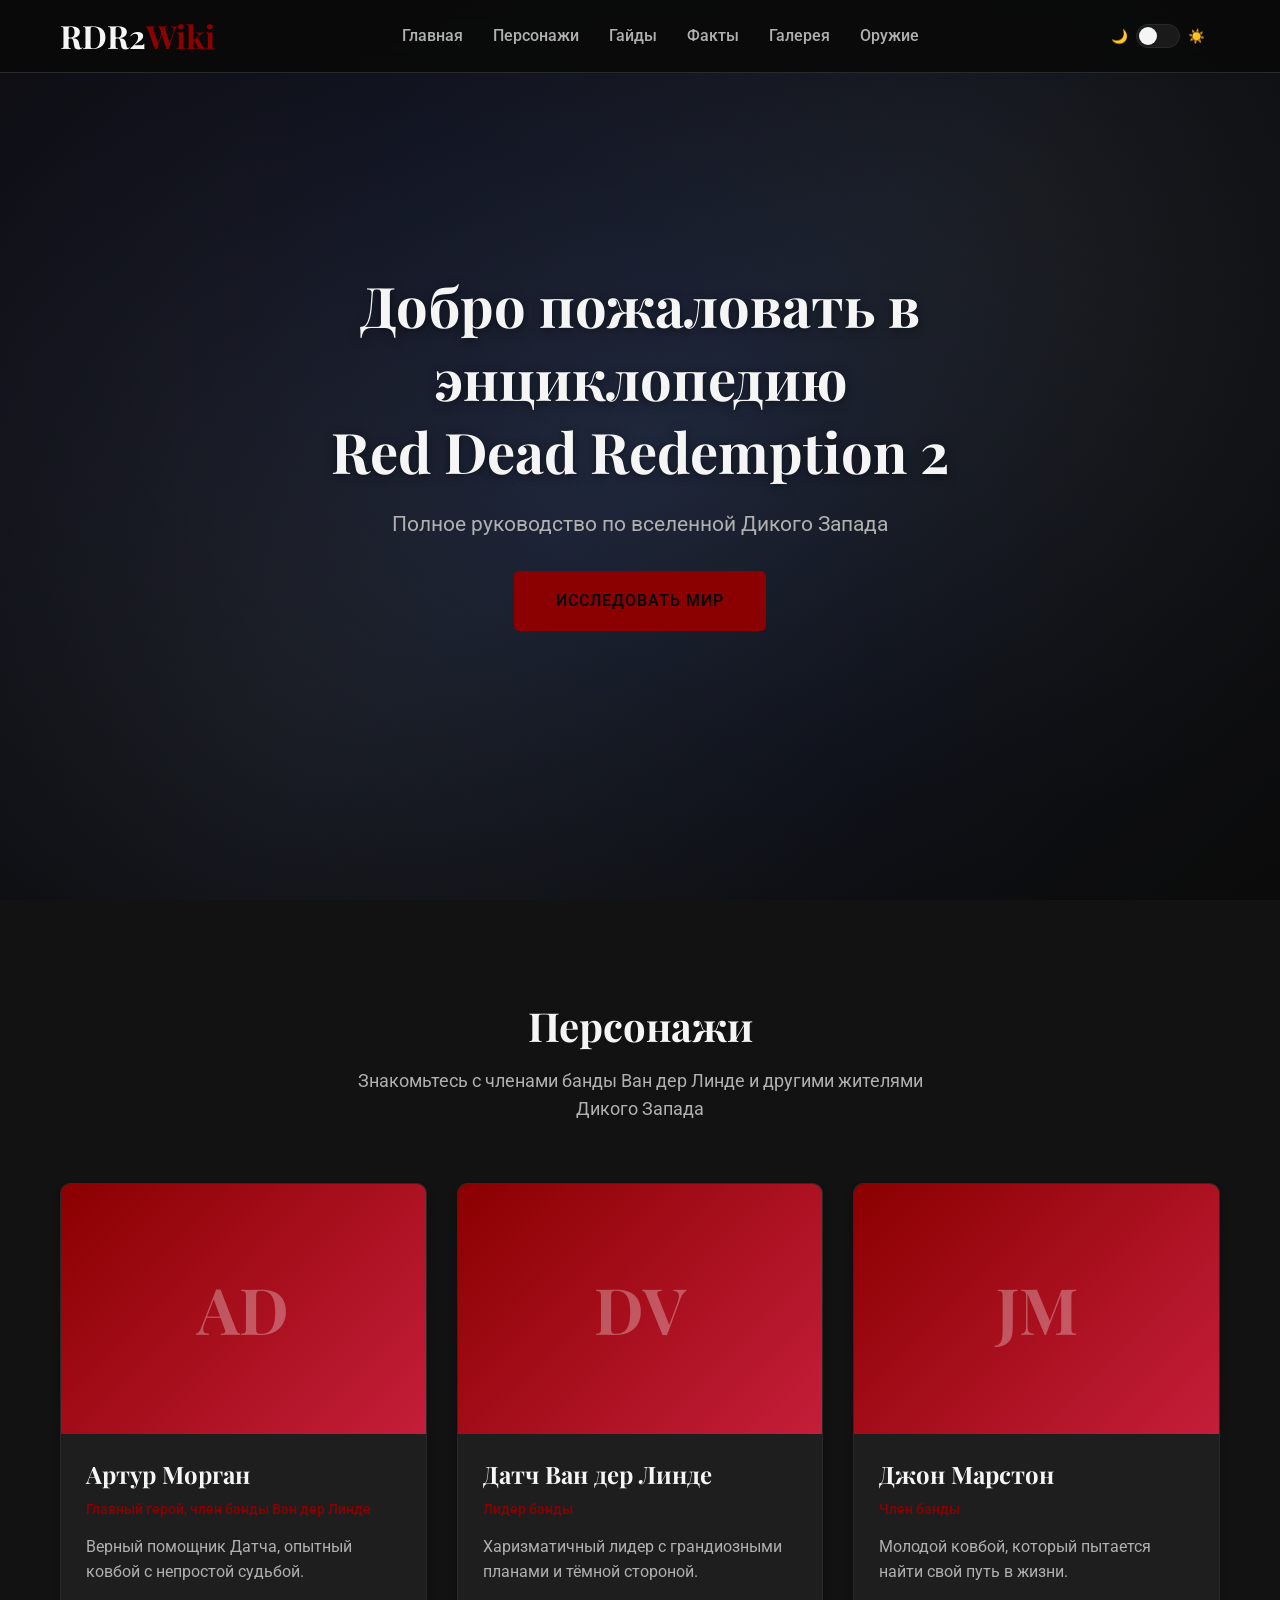
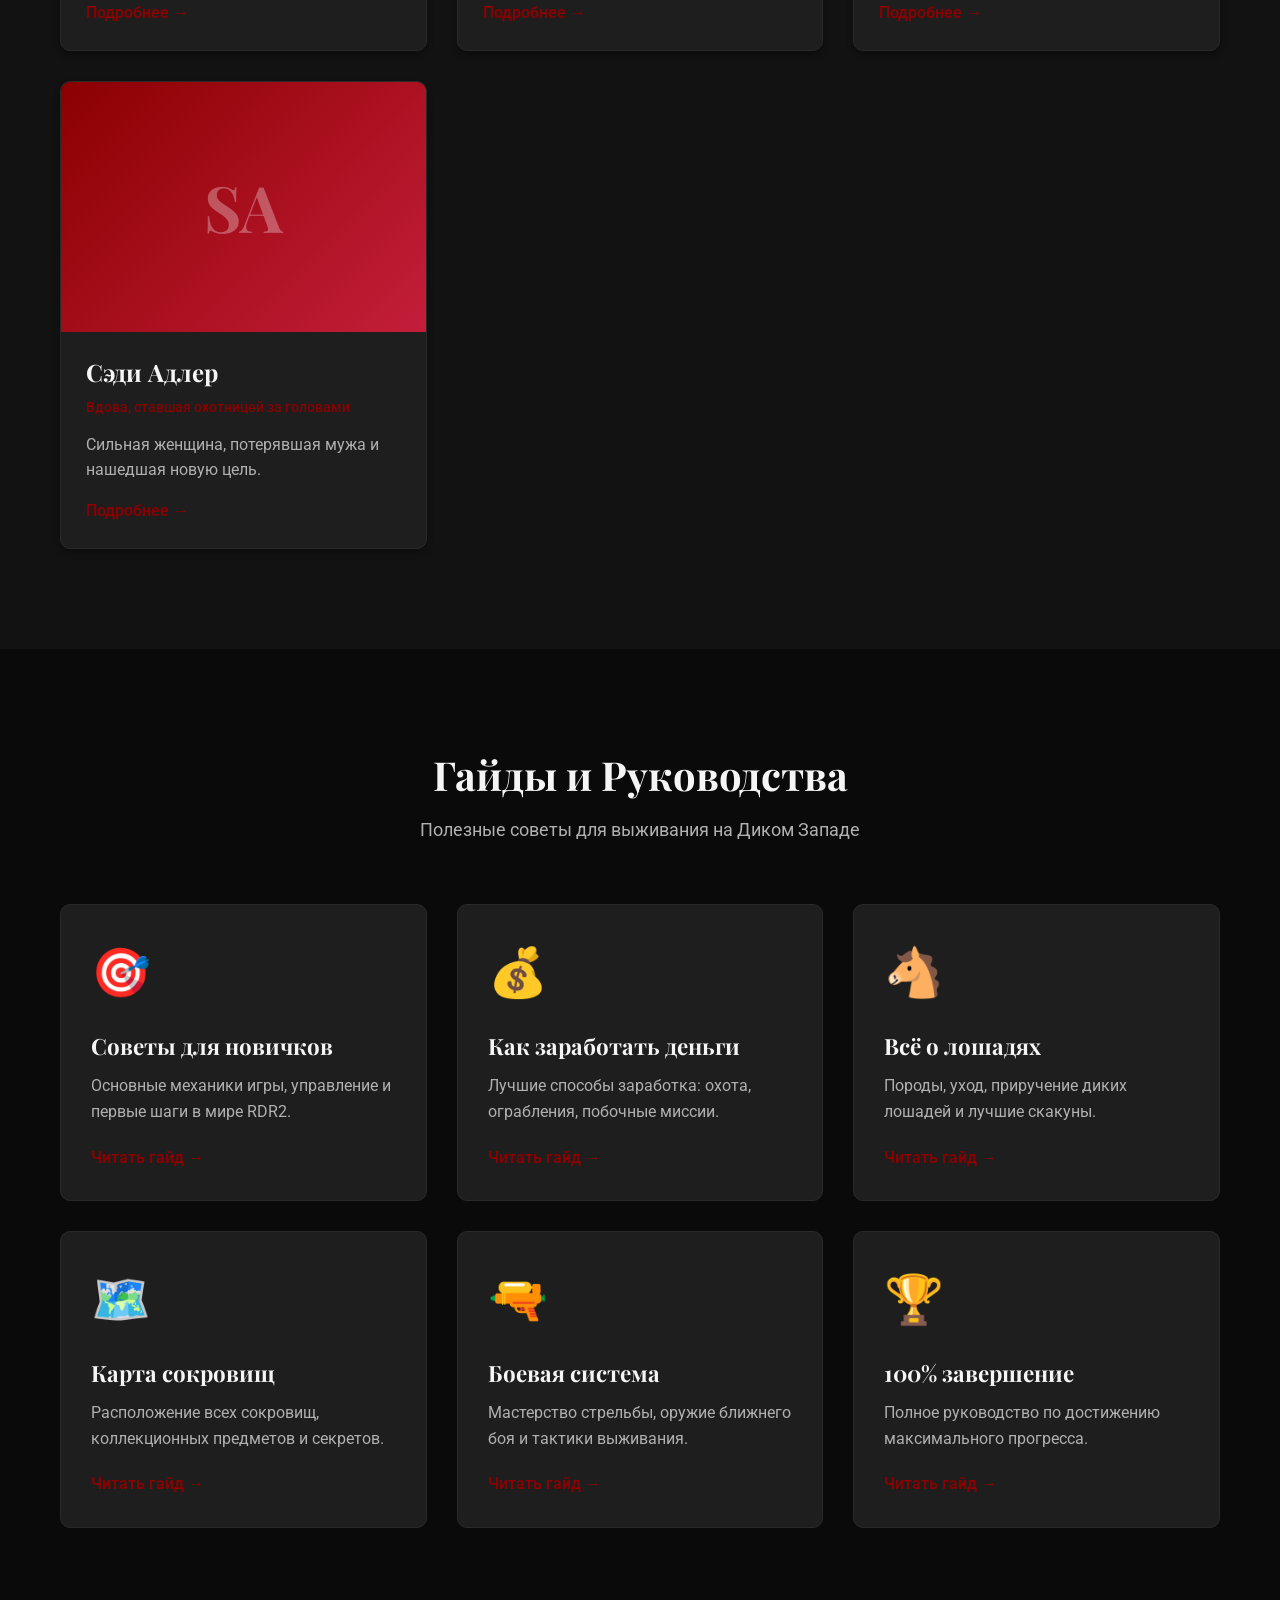
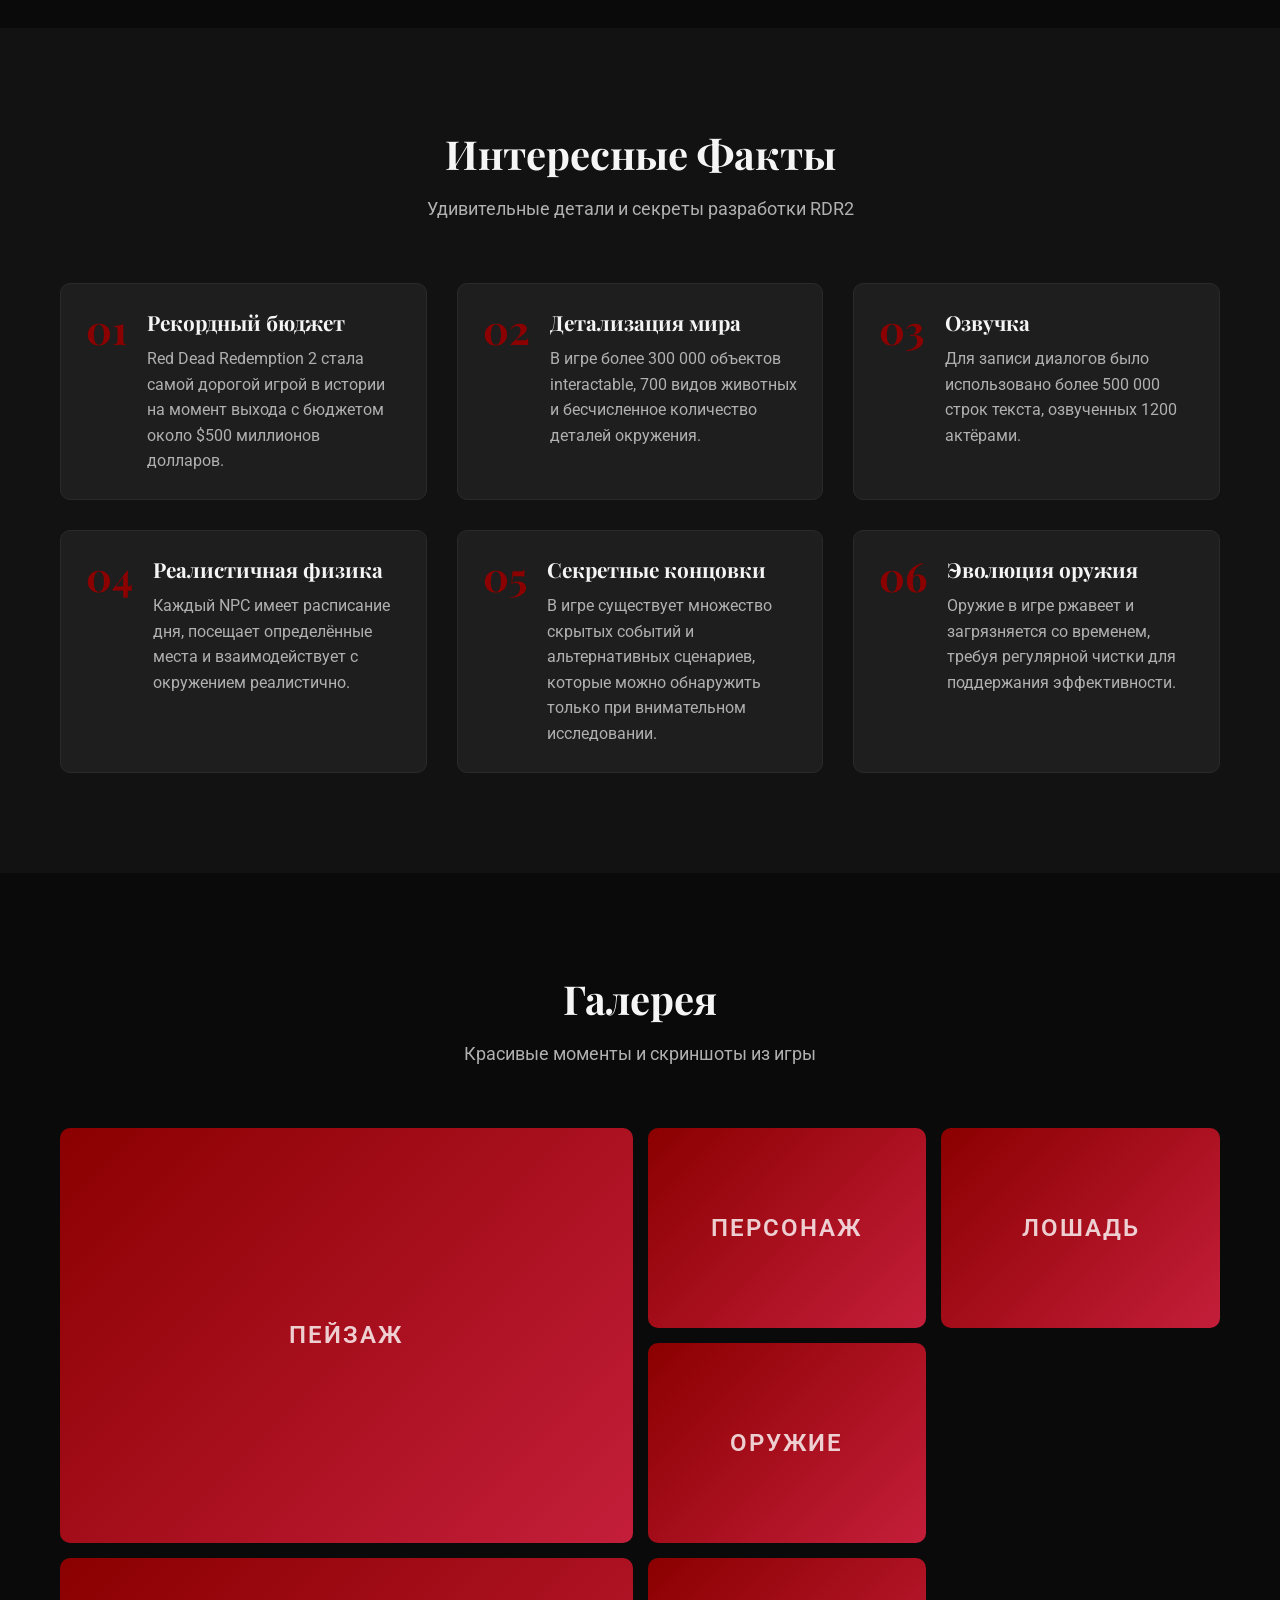
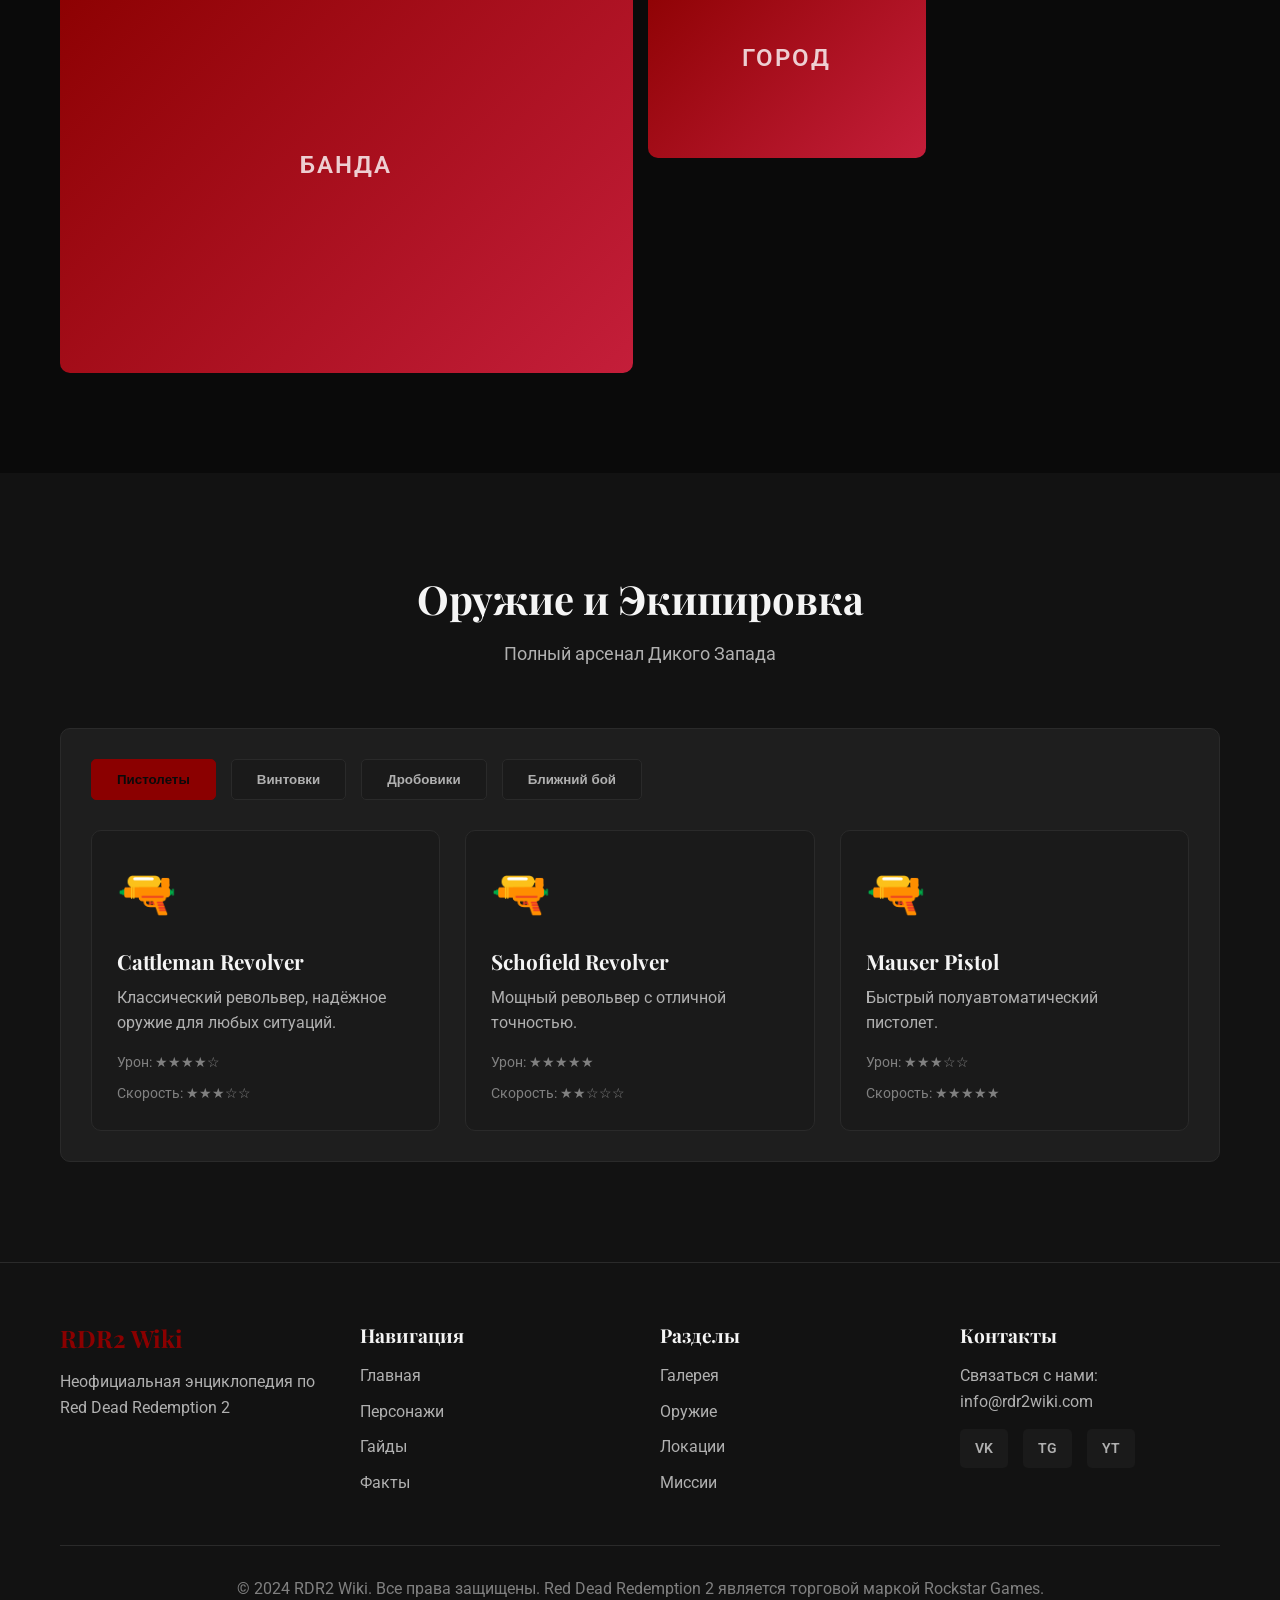
<file: index.html>
<!DOCTYPE html>
<html lang="ru">
<head>
    <meta charset="UTF-8">
    <meta name="viewport" content="width=device-width, initial-scale=1.0">
    <title>RDR2 Encyclopedia - Red Dead Redemption 2</title>
    <link rel="stylesheet" href="styles.css">
    <link href="https://fonts.googleapis.com/css2?family=Playfair+Display:wght@400;700&family=Roboto:wght@300;400;500;700&display=swap" rel="stylesheet">
</head>
<body>
    <header class="header">
        <div class="container">
            <div class="header-content">
                <div class="logo">
                    <h1>RDR2<span>Wiki</span></h1>
                </div>
                <nav class="nav">
                    <ul class="nav-list">
                        <li><a href="index.html" class="nav-link active">Главная</a></li>
                        <li><a href="characters.html" class="nav-link">Персонажи</a></li>
                        <li><a href="guides.html" class="nav-link">Гайды</a></li>
                        <li><a href="facts.html" class="nav-link">Факты</a></li>
                        <li><a href="gallery.html" class="nav-link">Галерея</a></li>
                        <li><a href="weapons.html" class="nav-link">Оружие</a></li>
                    </ul>
                </nav>
                <button class="theme-toggle" aria-label="Сменить тему">
                    <span>🌙</span>
                    <span class="theme-toggle-track">
                        <span class="theme-toggle-thumb"></span>
                    </span>
                    <span>☀️</span>
                </button>
                <button class="mobile-menu-btn" aria-label="Меню">
                    <span></span>
                    <span></span>
                    <span></span>
                </button>
            </div>
        </div>
    </header>

    <div class="mobile-menu">
        <ul class="mobile-nav-list">
            <li><a href="index.html" class="mobile-nav-link">Главная</a></li>
            <li><a href="characters.html" class="mobile-nav-link">Персонажи</a></li>
            <li><a href="guides.html" class="mobile-nav-link">Гайды</a></li>
            <li><a href="facts.html" class="mobile-nav-link">Факты</a></li>
            <li><a href="gallery.html" class="mobile-nav-link">Галерея</a></li>
            <li><a href="weapons.html" class="mobile-nav-link">Оружие</a></li>
        </ul>
    </div>

    <section id="home" class="hero">
        <div class="hero-overlay"></div>
        <div class="container">
            <div class="hero-content">
                <h2 class="hero-title">Добро пожаловать в энциклопедию<br>Red Dead Redemption 2</h2>
                <p class="hero-subtitle">Полное руководство по вселенной Дикого Запада</p>
                <a href="characters.html" class="btn btn-primary">Исследовать мир</a>
            </div>
        </div>
    </section>

    <section id="characters" class="section characters">
        <div class="container">
            <h2 class="section-title">Персонажи</h2>
            <p class="section-subtitle">Знакомьтесь с членами банды Ван дер Линде и другими жителями Дикого Запада</p>
            
            <div class="characters-grid">
                <div class="character-card">
                    <div class="character-image" style="background: linear-gradient(135deg, #8b0000 0%, #c41e3a 100%);">
                        <div class="character-placeholder">AD</div>
                    </div>
                    <div class="character-info">
                        <h3>Артур Морган</h3>
                        <p class="character-role">Главный герой, член банды Ван дер Линде</p>
                        <p class="character-desc">Верный помощник Датча, опытный ковбой с непростой судьбой.</p>
                        <a href="characters.html" class="character-link">Подробнее →</a>
                    </div>
                </div>

                <div class="character-card">
                    <div class="character-image" style="background: linear-gradient(135deg, #8b0000 0%, #c41e3a 100%);">
                        <div class="character-placeholder">DV</div>
                    </div>
                    <div class="character-info">
                        <h3>Датч Ван дер Линде</h3>
                        <p class="character-role">Лидер банды</p>
                        <p class="character-desc">Харизматичный лидер с грандиозными планами и тёмной стороной.</p>
                        <a href="characters.html" class="character-link">Подробнее →</a>
                    </div>
                </div>

                <div class="character-card">
                    <div class="character-image" style="background: linear-gradient(135deg, #8b0000 0%, #c41e3a 100%);">
                        <div class="character-placeholder">JM</div>
                    </div>
                    <div class="character-info">
                        <h3>Джон Марстон</h3>
                        <p class="character-role">Член банды</p>
                        <p class="character-desc">Молодой ковбой, который пытается найти свой путь в жизни.</p>
                        <a href="characters.html" class="character-link">Подробнее →</a>
                    </div>
                </div>

                <div class="character-card">
                    <div class="character-image" style="background: linear-gradient(135deg, #8b0000 0%, #c41e3a 100%);">
                        <div class="character-placeholder">SA</div>
                    </div>
                    <div class="character-info">
                        <h3>Сэди Адлер</h3>
                        <p class="character-role">Вдова, ставшая охотницей за головами</p>
                        <p class="character-desc">Сильная женщина, потерявшая мужа и нашедшая новую цель.</p>
                        <a href="characters.html" class="character-link">Подробнее →</a>
                    </div>
                </div>
            </div>
        </div>
    </section>

    <section id="guides" class="section guides">
        <div class="container">
            <h2 class="section-title">Гайды и Руководства</h2>
            <p class="section-subtitle">Полезные советы для выживания на Диком Западе</p>
            
            <div class="guides-grid">
                <div class="guide-card">
                    <div class="guide-icon">🎯</div>
                    <h3>Советы для новичков</h3>
                    <p>Основные механики игры, управление и первые шаги в мире RDR2.</p>
                    <a href="guides.html" class="guide-link">Читать гайд →</a>
                </div>

                <div class="guide-card">
                    <div class="guide-icon">💰</div>
                    <h3>Как заработать деньги</h3>
                    <p>Лучшие способы заработка: охота, ограбления, побочные миссии.</p>
                    <a href="guides.html" class="guide-link">Читать гайд →</a>
                </div>

                <div class="guide-card">
                    <div class="guide-icon">🐴</div>
                    <h3>Всё о лошадях</h3>
                    <p>Породы, уход, приручение диких лошадей и лучшие скакуны.</p>
                    <a href="guides.html" class="guide-link">Читать гайд →</a>
                </div>

                <div class="guide-card">
                    <div class="guide-icon">🗺️</div>
                    <h3>Карта сокровищ</h3>
                    <p>Расположение всех сокровищ, коллекционных предметов и секретов.</p>
                    <a href="guides.html" class="guide-link">Читать гайд →</a>
                </div>

                <div class="guide-card">
                    <div class="guide-icon">🔫</div>
                    <h3>Боевая система</h3>
                    <p>Мастерство стрельбы, оружие ближнего боя и тактики выживания.</p>
                    <a href="guides.html" class="guide-link">Читать гайд →</a>
                </div>

                <div class="guide-card">
                    <div class="guide-icon">🏆</div>
                    <h3>100% завершение</h3>
                    <p>Полное руководство по достижению максимального прогресса.</p>
                    <a href="guides.html" class="guide-link">Читать гайд →</a>
                </div>
            </div>
        </div>
    </section>

    <section id="facts" class="section facts">
        <div class="container">
            <h2 class="section-title">Интересные Факты</h2>
            <p class="section-subtitle">Удивительные детали и секреты разработки RDR2</p>
            
            <div class="facts-container">
                <div class="fact-item">
                    <div class="fact-number">01</div>
                    <div class="fact-content">
                        <h3>Рекордный бюджет</h3>
                        <p>Red Dead Redemption 2 стала самой дорогой игрой в истории на момент выхода с бюджетом около $500 миллионов долларов.</p>
                    </div>
                </div>

                <div class="fact-item">
                    <div class="fact-number">02</div>
                    <div class="fact-content">
                        <h3>Детализация мира</h3>
                        <p>В игре более 300 000 объектов interactable, 700 видов животных и бесчисленное количество деталей окружения.</p>
                    </div>
                </div>

                <div class="fact-item">
                    <div class="fact-number">03</div>
                    <div class="fact-content">
                        <h3>Озвучка</h3>
                        <p>Для записи диалогов было использовано более 500 000 строк текста, озвученных 1200 актёрами.</p>
                    </div>
                </div>

                <div class="fact-item">
                    <div class="fact-number">04</div>
                    <div class="fact-content">
                        <h3>Реалистичная физика</h3>
                        <p>Каждый NPC имеет расписание дня, посещает определённые места и взаимодействует с окружением реалистично.</p>
                    </div>
                </div>

                <div class="fact-item">
                    <div class="fact-number">05</div>
                    <div class="fact-content">
                        <h3>Секретные концовки</h3>
                        <p>В игре существует множество скрытых событий и альтернативных сценариев, которые можно обнаружить только при внимательном исследовании.</p>
                    </div>
                </div>

                <div class="fact-item">
                    <div class="fact-number">06</div>
                    <div class="fact-content">
                        <h3>Эволюция оружия</h3>
                        <p>Оружие в игре ржавеет и загрязняется со временем, требуя регулярной чистки для поддержания эффективности.</p>
                    </div>
                </div>
            </div>
        </div>
    </section>

    <section id="gallery" class="section gallery">
        <div class="container">
            <h2 class="section-title">Галерея</h2>
            <p class="section-subtitle">Красивые моменты и скриншоты из игры</p>
            
            <div class="gallery-grid">
                <a href="gallery.html" class="gallery-item large">
                    <div class="gallery-placeholder" style="background: linear-gradient(135deg, #8b0000 0%, #c41e3a 100%);">
                        <span>Пейзаж</span>
                    </div>
                </a>
                <a href="gallery.html" class="gallery-item">
                    <div class="gallery-placeholder" style="background: linear-gradient(135deg, #8b0000 0%, #c41e3a 100%);">
                        <span>Персонаж</span>
                    </div>
                </a>
                <a href="gallery.html" class="gallery-item">
                    <div class="gallery-placeholder" style="background: linear-gradient(135deg, #8b0000 0%, #c41e3a 100%);">
                        <span>Лошадь</span>
                    </div>
                </a>
                <a href="gallery.html" class="gallery-item">
                    <div class="gallery-placeholder" style="background: linear-gradient(135deg, #8b0000 0%, #c41e3a 100%);">
                        <span>Оружие</span>
                    </div>
                </a>
                <a href="gallery.html" class="gallery-item large">
                    <div class="gallery-placeholder" style="background: linear-gradient(135deg, #8b0000 0%, #c41e3a 100%);">
                        <span>Банда</span>
                    </div>
                </a>
                <a href="gallery.html" class="gallery-item">
                    <div class="gallery-placeholder" style="background: linear-gradient(135deg, #8b0000 0%, #c41e3a 100%);">
                        <span>Город</span>
                    </div>
                </a>
            </div>
        </div>
    </section>

    <section id="weapons" class="section weapons">
        <div class="container">
            <h2 class="section-title">Оружие и Экипировка</h2>
            <p class="section-subtitle">Полный арсенал Дикого Запада</p>
            
            <div class="weapons-tabs">
                <div class="tab-buttons">
                    <button class="tab-btn active" data-tab="pistols">Пистолеты</button>
                    <button class="tab-btn" data-tab="rifles">Винтовки</button>
                    <button class="tab-btn" data-tab="shotguns">Дробовики</button>
                    <button class="tab-btn" data-tab="melee">Ближний бой</button>
                </div>

                <div class="tab-content active" id="pistols">
                    <div class="weapons-grid">
                        <a href="weapons.html" class="weapon-card">
                            <div class="weapon-icon">🔫</div>
                            <h3>Cattleman Revolver</h3>
                            <p>Классический револьвер, надёжное оружие для любых ситуаций.</p>
                            <div class="weapon-stats">
                                <span>Урон: ★★★★☆</span>
                                <span>Скорость: ★★★☆☆</span>
                            </div>
                        </a>
                        <a href="weapons.html" class="weapon-card">
                            <div class="weapon-icon">🔫</div>
                            <h3>Schofield Revolver</h3>
                            <p>Мощный револьвер с отличной точностью.</p>
                            <div class="weapon-stats">
                                <span>Урон: ★★★★★</span>
                                <span>Скорость: ★★☆☆☆</span>
                            </div>
                        </a>
                        <a href="weapons.html" class="weapon-card">
                            <div class="weapon-icon">🔫</div>
                            <h3>Mauser Pistol</h3>
                            <p>Быстрый полуавтоматический пистолет.</p>
                            <div class="weapon-stats">
                                <span>Урон: ★★★☆☆</span>
                                <span>Скорость: ★★★★★</span>
                            </div>
                        </a>
                    </div>
                </div>

                <div class="tab-content" id="rifles">
                    <div class="weapons-grid">
                        <a href="weapons.html" class="weapon-card">
                            <div class="weapon-icon">🎯</div>
                            <h3>Bolt Action Rifle</h3>
                            <p>Точная винтовка для дальних дистанций.</p>
                            <div class="weapon-stats">
                                <span>Урон: ★★★★★</span>
                                <span>Дальность: ★★★★★</span>
                            </div>
                        </a>
                        <a href="weapons.html" class="weapon-card">
                            <div class="weapon-icon">🎯</div>
                            <h3>Repeater Carbine</h3>
                            <p>Универсальная винтовка для средних дистанций.</p>
                            <div class="weapon-stats">
                                <span>Урон: ★★★★☆</span>
                                <span>Скорость: ★★★★☆</span>
                            </div>
                        </a>
                    </div>
                </div>

                <div class="tab-content" id="shotguns">
                    <div class="weapons-grid">
                        <a href="weapons.html" class="weapon-card">
                            <div class="weapon-icon">💥</div>
                            <h3>Pump-Action Shotgun</h3>
                            <p>Мощный дробовик для ближнего боя.</p>
                            <div class="weapon-stats">
                                <span>Урон: ★★★★★</span>
                                <span>Дальность: ★★☆☆☆</span>
                            </div>
                        </a>
                        <a href="weapons.html" class="weapon-card">
                            <div class="weapon-icon">💥</div>
                            <h3>Double Barrel Shotgun</h3>
                            <p>Двустволка с devastating уроном.</p>
                            <div class="weapon-stats">
                                <span>Урон: ★★★★★</span>
                                <span>Скорость: ★★★☆☆</span>
                            </div>
                        </a>
                    </div>
                </div>

                <div class="tab-content" id="melee">
                    <div class="weapons-grid">
                        <a href="weapons.html" class="weapon-card">
                            <div class="weapon-icon">🗡️</div>
                            <h3>Kansas Knife</h3>
                            <p>Надёжный нож для ближнего боя.</p>
                            <div class="weapon-stats">
                                <span>Урон: ★★★☆☆</span>
                                <span>Скорость: ★★★★★</span>
                            </div>
                        </a>
                        <a href="weapons.html" class="weapon-card">
                            <div class="weapon-icon">🪓</div>
                            <h3>Hatchet</h3>
                            <p>Топор для рубки и боя.</p>
                            <div class="weapon-stats">
                                <span>Урон: ★★★★☆</span>
                                <span>Скорость: ★★★☆☆</span>
                            </div>
                        </a>
                    </div>
                </div>
            </div>
        </div>
    </section>

    <footer class="footer">
        <div class="container">
            <div class="footer-content">
                <div class="footer-section">
                    <h3>RDR2 Wiki</h3>
                    <p>Неофициальная энциклопедия по Red Dead Redemption 2</p>
                </div>
                <div class="footer-section">
                    <h4>Навигация</h4>
                    <ul>
                        <li><a href="index.html">Главная</a></li>
                        <li><a href="characters.html">Персонажи</a></li>
                        <li><a href="guides.html">Гайды</a></li>
                        <li><a href="facts.html">Факты</a></li>
                    </ul>
                </div>
                <div class="footer-section">
                    <h4>Разделы</h4>
                    <ul>
                        <li><a href="gallery.html">Галерея</a></li>
                        <li><a href="weapons.html">Оружие</a></li>
                        <li><a href="#">Локации</a></li>
                        <li><a href="#">Миссии</a></li>
                    </ul>
                </div>
                <div class="footer-section">
                    <h4>Контакты</h4>
                    <p>Связаться с нами: info@rdr2wiki.com</p>
                    <div class="social-links">
                        <a href="#" class="social-link">VK</a>
                        <a href="#" class="social-link">TG</a>
                        <a href="#" class="social-link">YT</a>
                    </div>
                </div>
            </div>
            <div class="footer-bottom">
                <p>&copy; 2024 RDR2 Wiki. Все права защищены. Red Dead Redemption 2 является торговой маркой Rockstar Games.</p>
            </div>
        </div>
    </footer>

    <script src="script.js"></script>
</body>
</html>
</file>
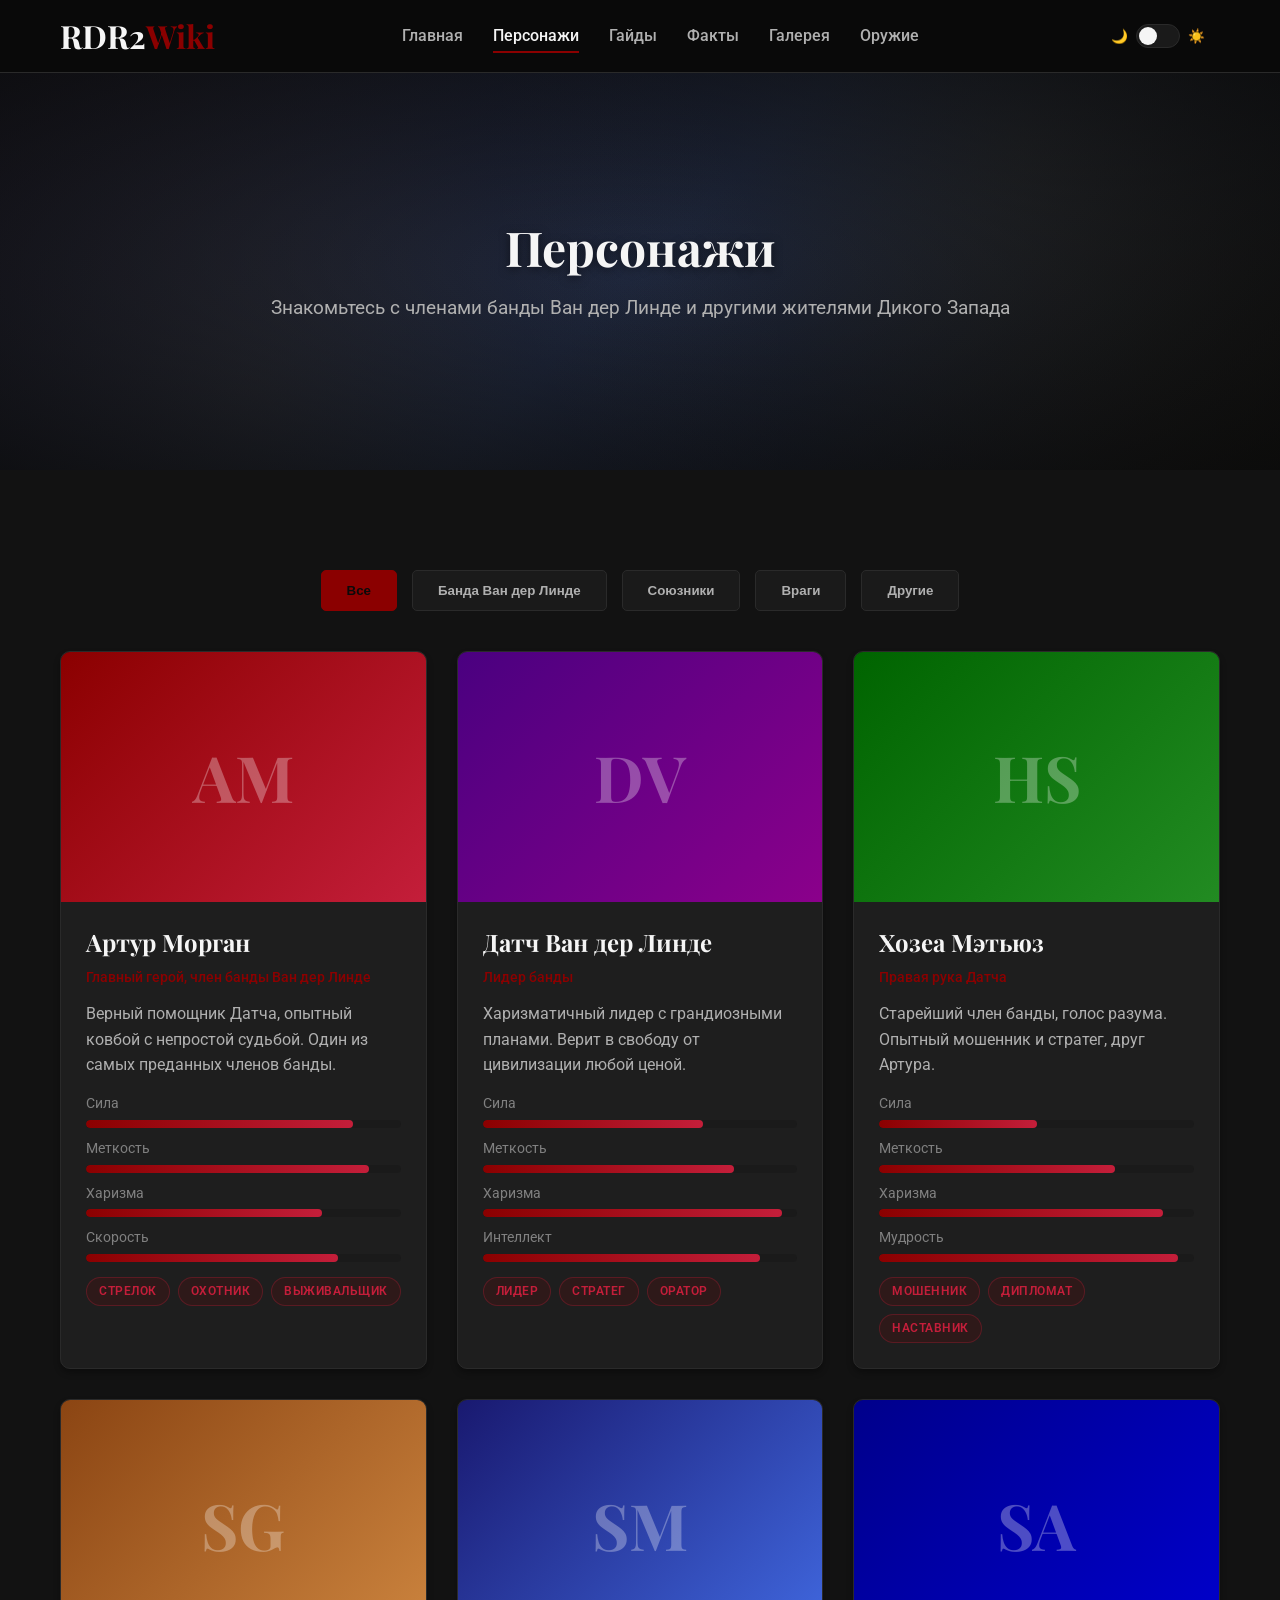
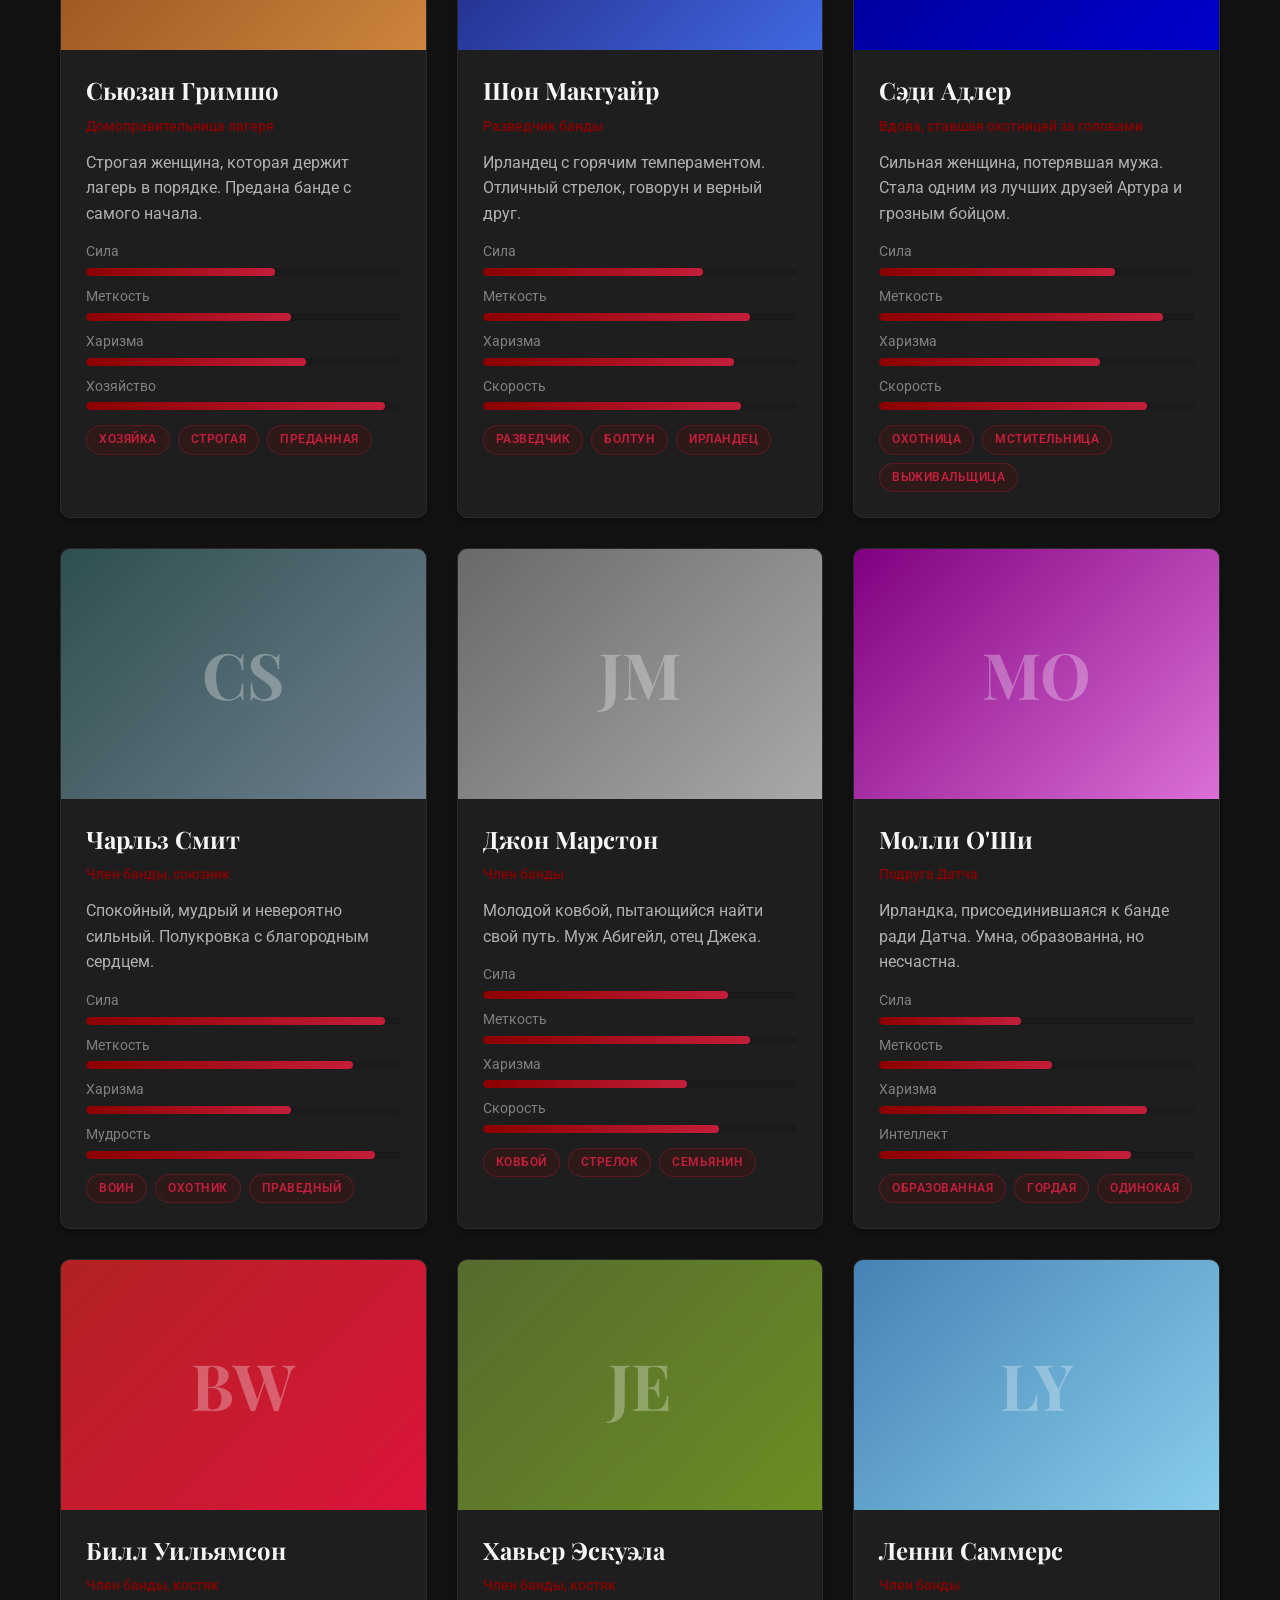
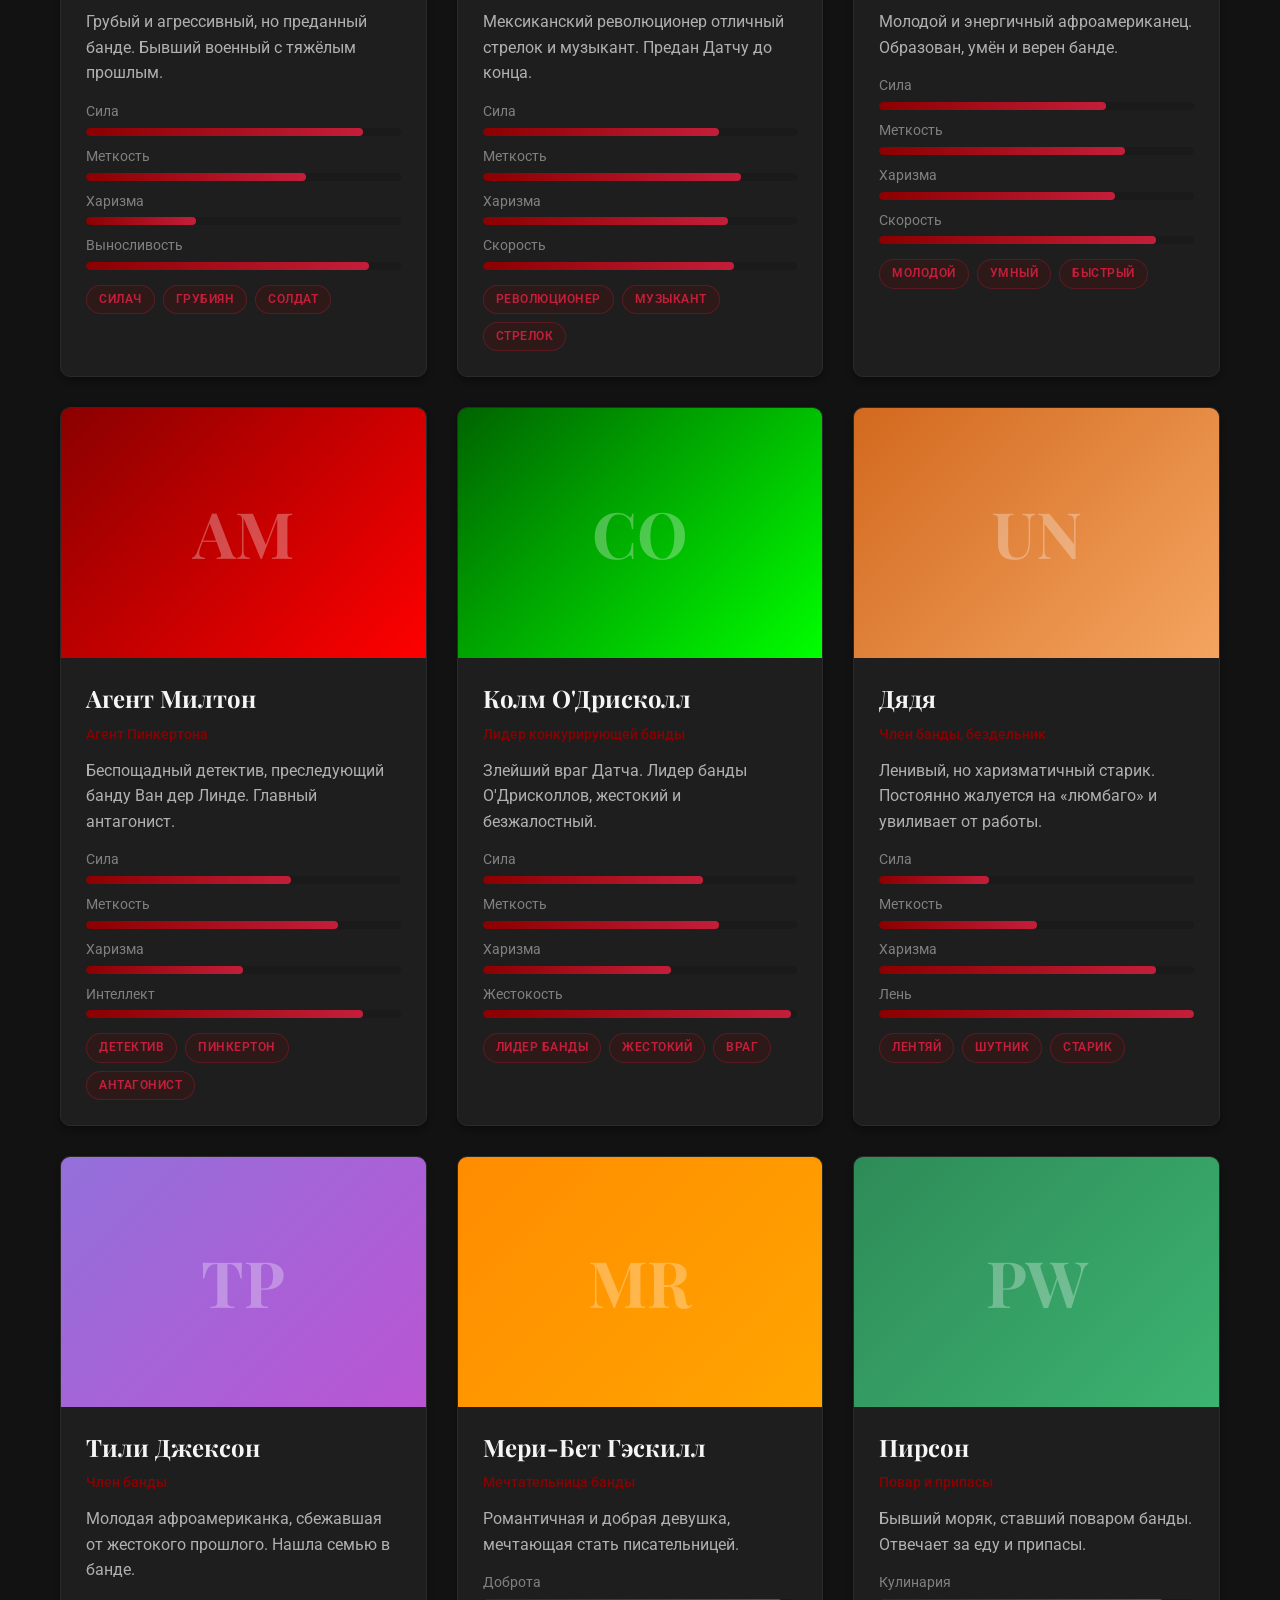
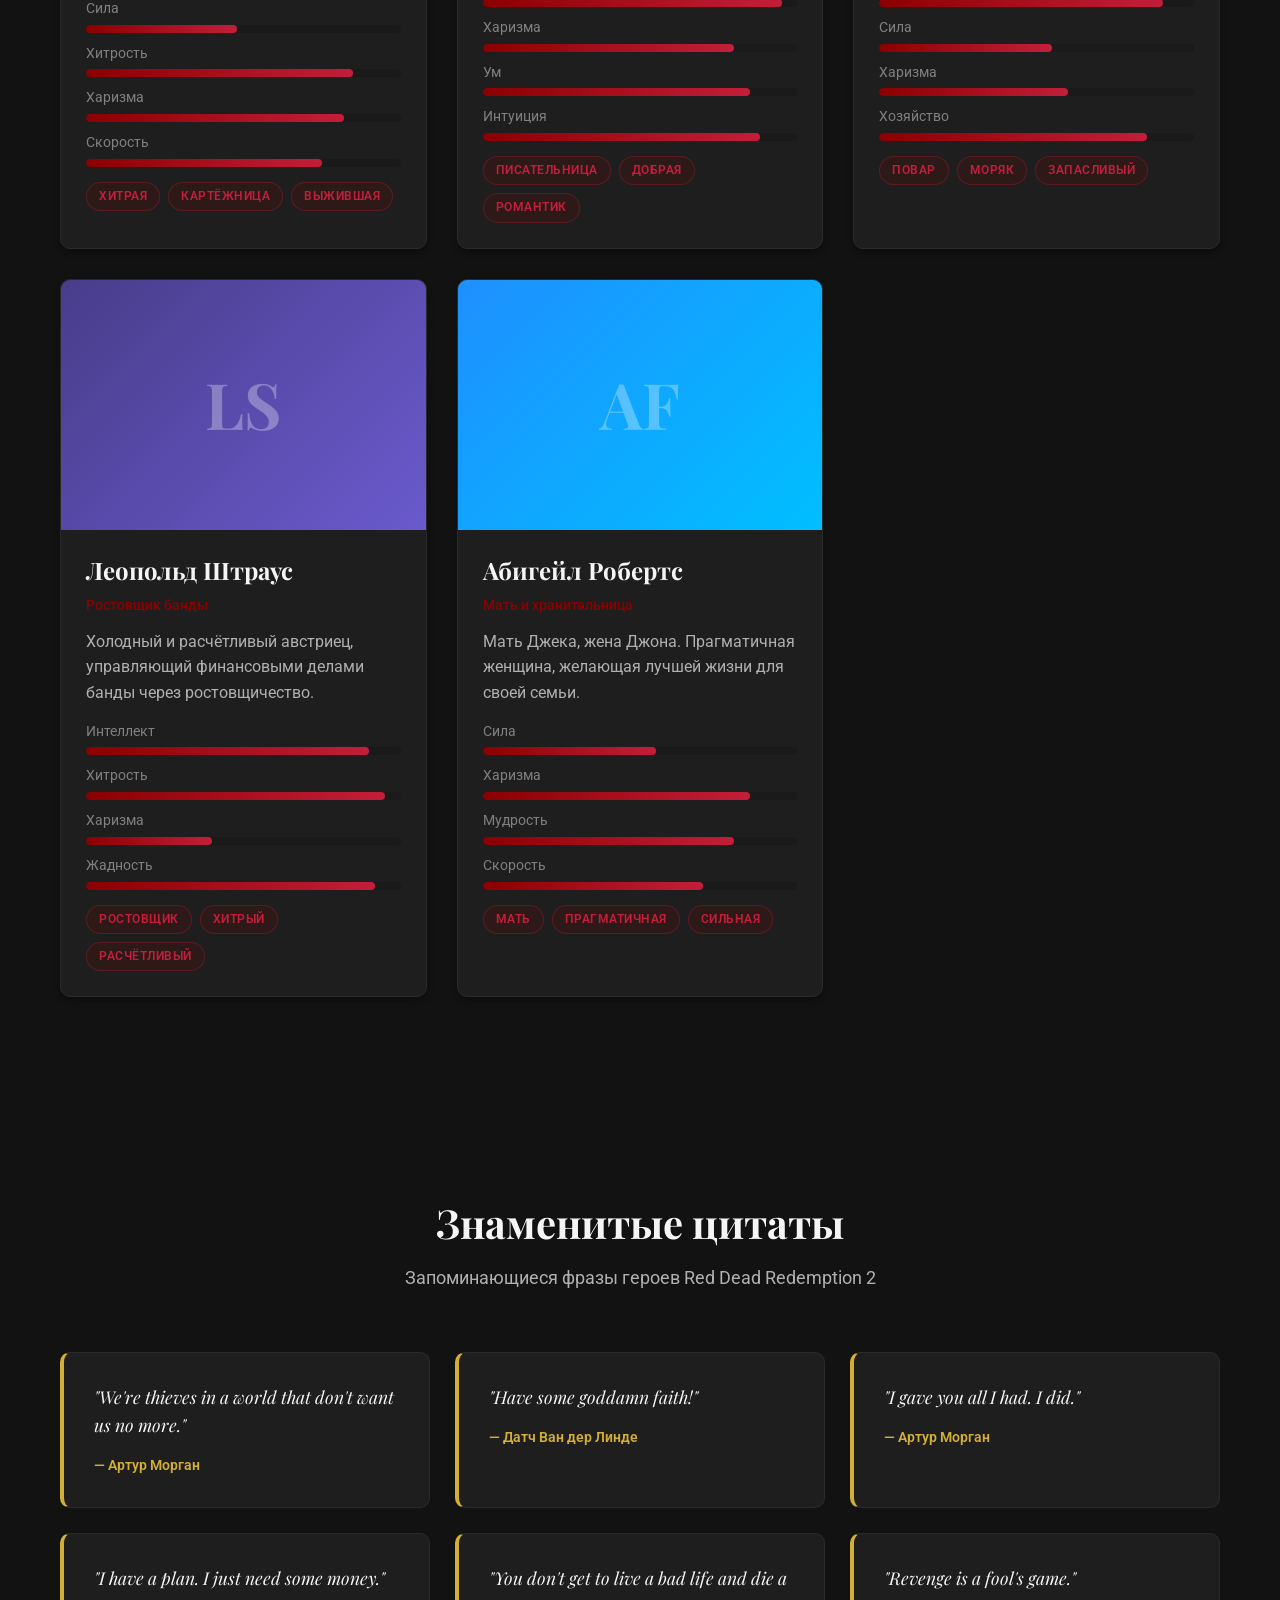
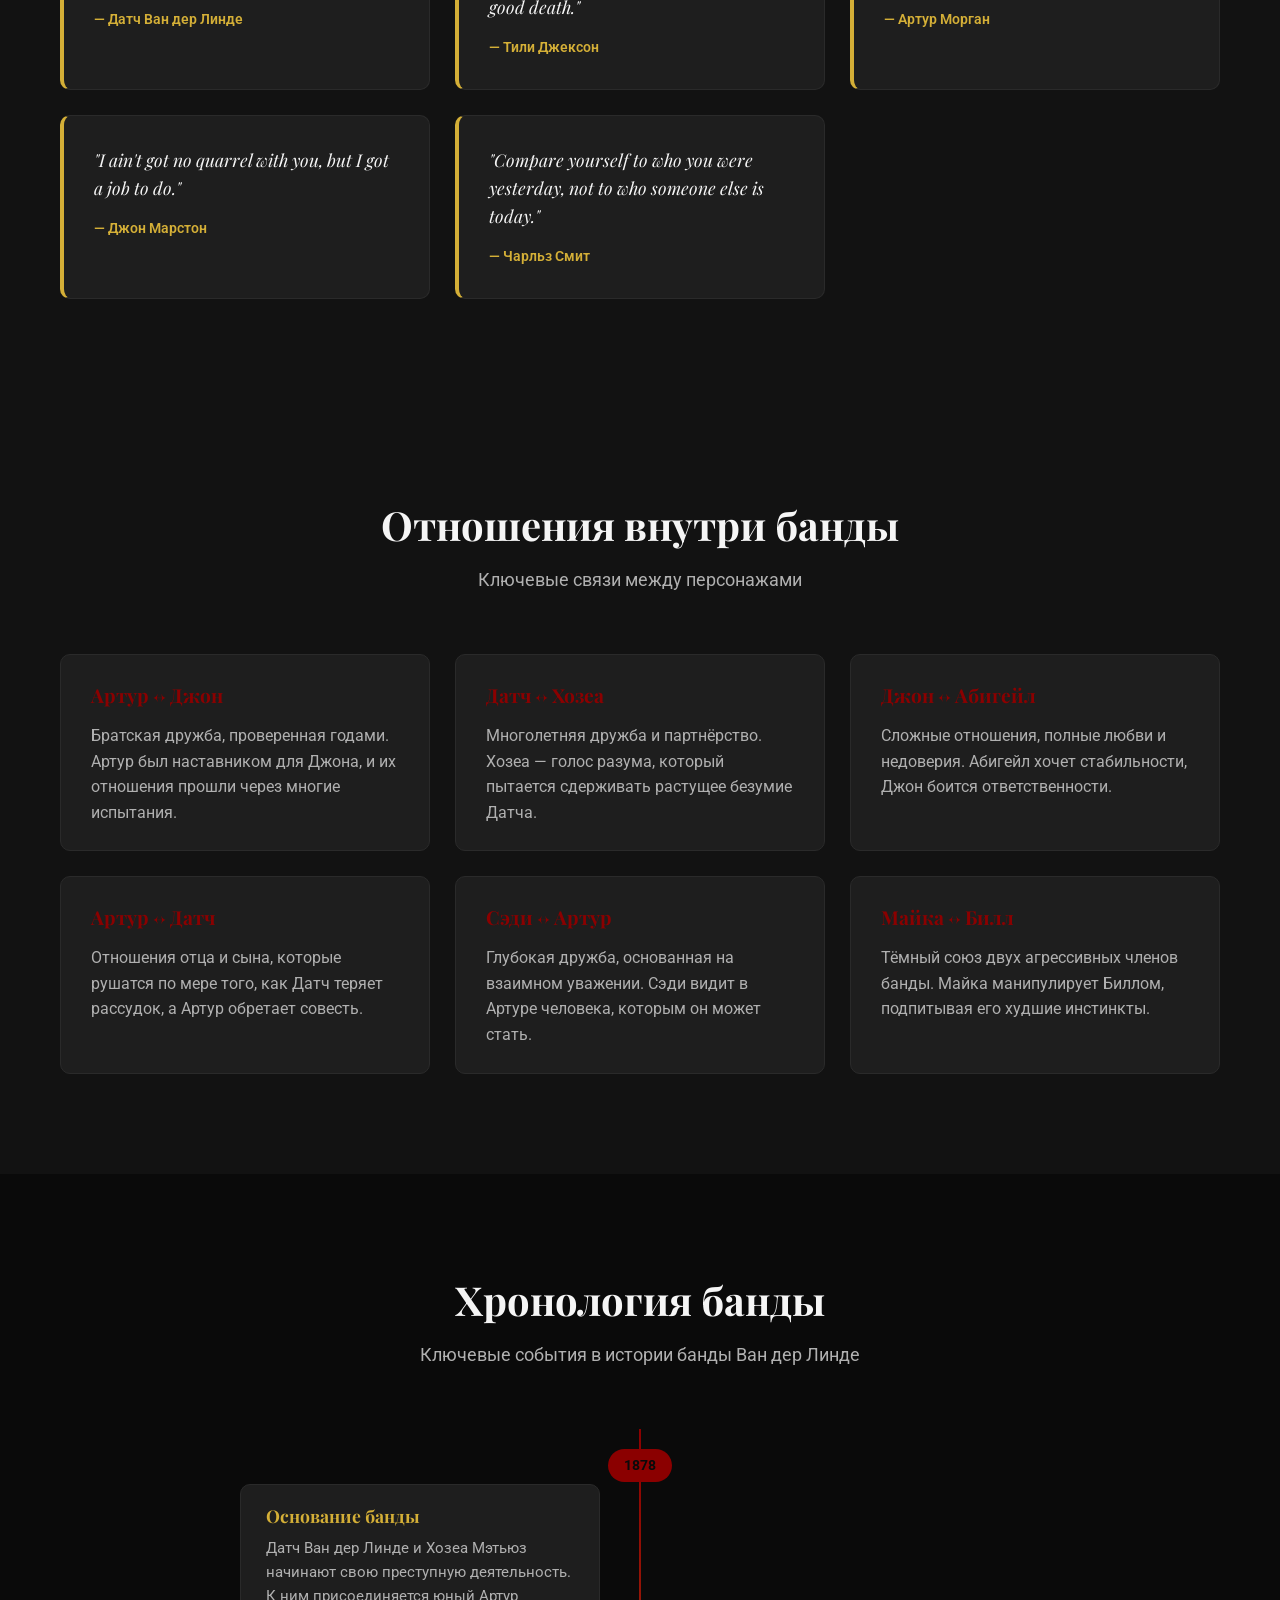
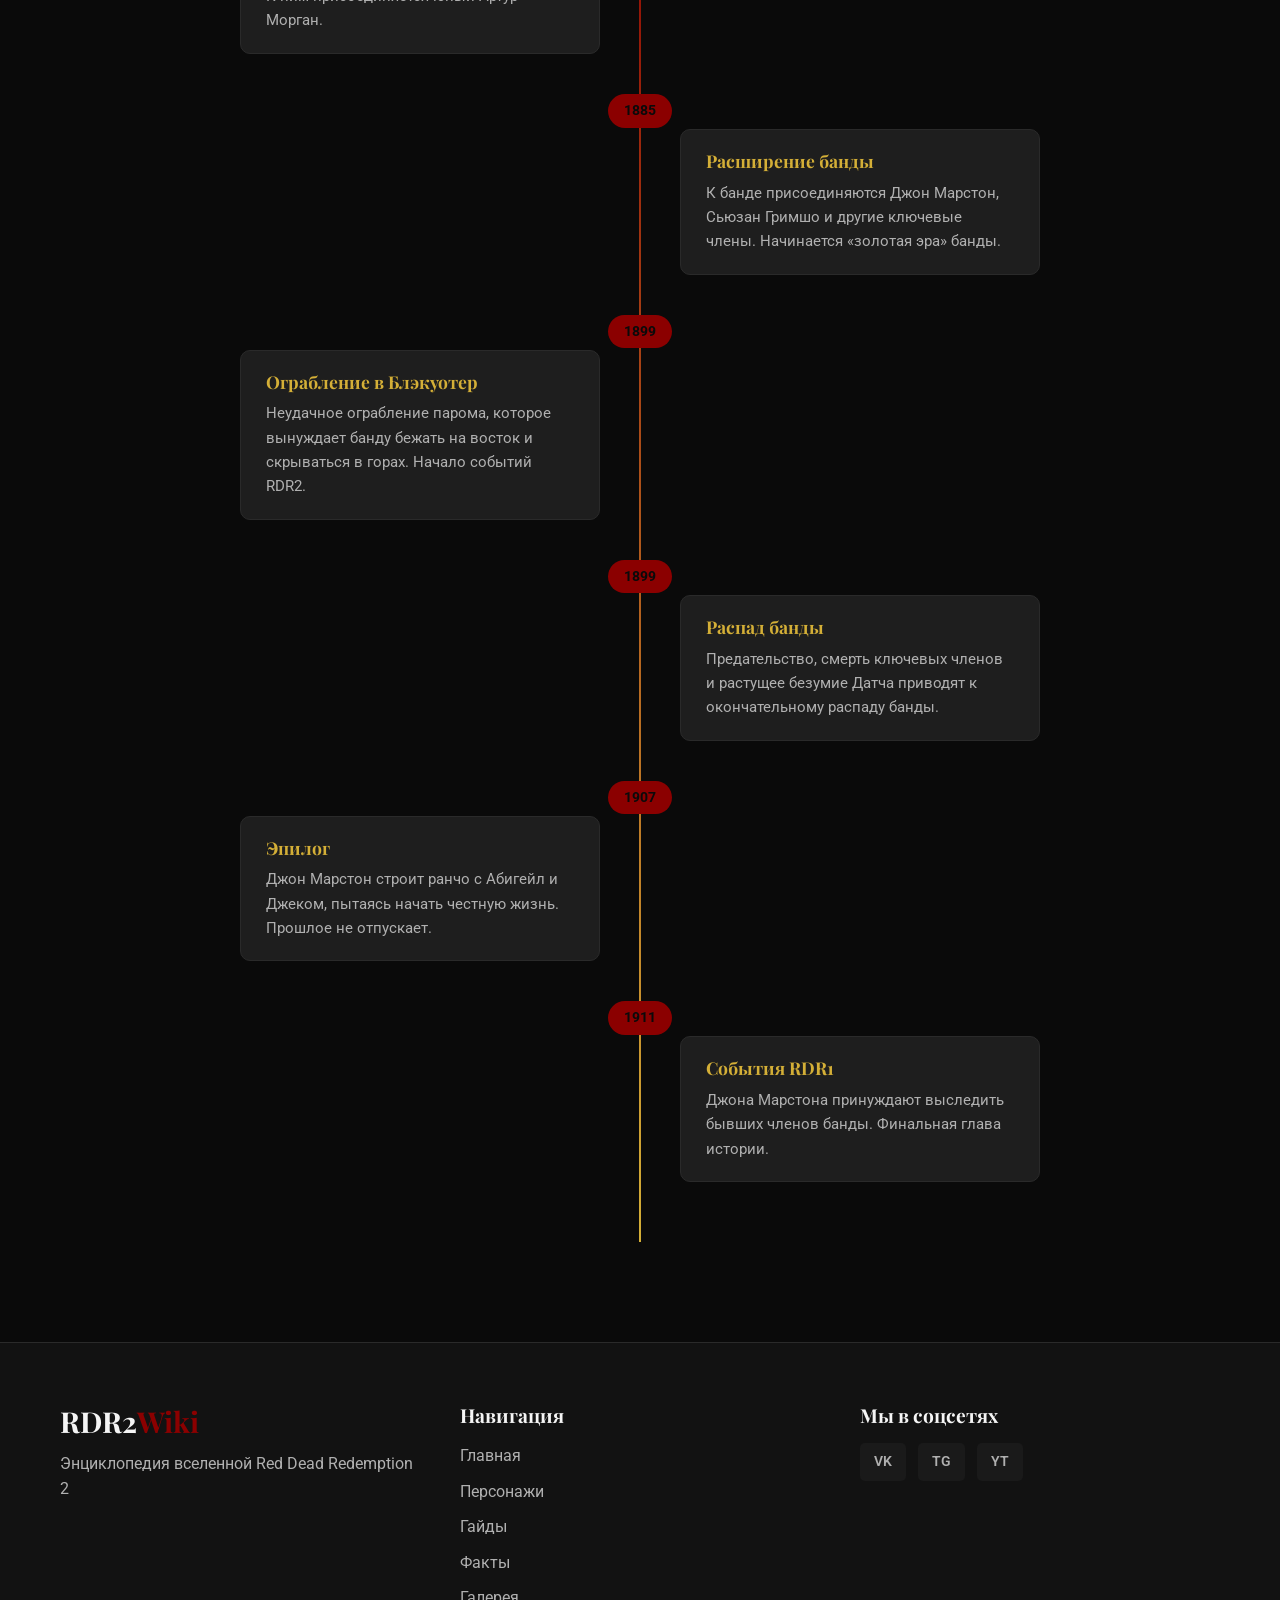
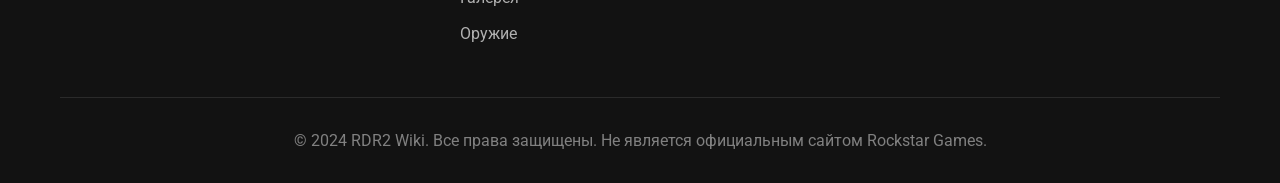
<file: characters.html>
<!DOCTYPE html>
<html lang="ru">
<head>
    <meta charset="UTF-8">
    <meta name="viewport" content="width=device-width, initial-scale=1.0">
    <title>Персонажи - RDR2 Encyclopedia</title>
    <link rel="stylesheet" href="styles.css">
    <link href="https://fonts.googleapis.com/css2?family=Playfair+Display:wght@400;700&family=Roboto:wght@300;400;500;700&display=swap" rel="stylesheet">
</head>
<body>
    <header class="header">
        <div class="container">
            <div class="header-content">
                <div class="logo">
                    <h1>RDR2<span>Wiki</span></h1>
                </div>
                <nav class="nav">
                    <ul class="nav-list">
                        <li><a href="index.html" class="nav-link">Главная</a></li>
                        <li><a href="characters.html" class="nav-link active">Персонажи</a></li>
                        <li><a href="guides.html" class="nav-link">Гайды</a></li>
                        <li><a href="facts.html" class="nav-link">Факты</a></li>
                        <li><a href="gallery.html" class="nav-link">Галерея</a></li>
                        <li><a href="weapons.html" class="nav-link">Оружие</a></li>
                    </ul>
                </nav>
                <button class="theme-toggle" aria-label="Сменить тему">
                    <span>🌙</span>
                    <span class="theme-toggle-track">
                        <span class="theme-toggle-thumb"></span>
                    </span>
                    <span>☀️</span>
                </button>
                <button class="mobile-menu-btn" aria-label="Меню">
                    <span></span>
                    <span></span>
                    <span></span>
                </button>
            </div>
        </div>
    </header>

    <div class="mobile-menu">
        <ul class="mobile-nav-list">
            <li><a href="index.html" class="mobile-nav-link">Главная</a></li>
            <li><a href="characters.html" class="mobile-nav-link">Персонажи</a></li>
            <li><a href="guides.html" class="mobile-nav-link">Гайды</a></li>
            <li><a href="facts.html" class="mobile-nav-link">Факты</a></li>
            <li><a href="gallery.html" class="mobile-nav-link">Галерея</a></li>
            <li><a href="weapons.html" class="mobile-nav-link">Оружие</a></li>
        </ul>
    </div>

    <section class="page-hero">
        <div class="hero-overlay"></div>
        <div class="container">
            <div class="page-hero-content">
                <h1>Персонажи</h1>
                <p>Знакомьтесь с членами банды Ван дер Линде и другими жителями Дикого Запада</p>
            </div>
        </div>
    </section>

    <section class="section characters-page">
        <div class="container">
            <div class="filter-container">
                <button class="filter-btn active" data-filter="all">Все</button>
                <button class="filter-btn" data-filter="gang">Банда Ван дер Линде</button>
                <button class="filter-btn" data-filter="allies">Союзники</button>
                <button class="filter-btn" data-filter="enemies">Враги</button>
                <button class="filter-btn" data-filter="other">Другие</button>
            </div>

            <div class="characters-grid">
                <div class="character-card" data-category="gang">
                    <div class="character-image" style="background: linear-gradient(135deg, #8b0000 0%, #c41e3a 100%);">
                        <div class="character-placeholder">AM</div>
                    </div>
                    <div class="character-info">
                        <h3>Артур Морган</h3>
                        <p class="character-role">Главный герой, член банды Ван дер Линде</p>
                        <p class="character-desc">Верный помощник Датча, опытный ковбой с непростой судьбой. Один из самых преданных членов банды.</p>
                        <div class="character-stats">
                            <div class="stat-bar">
                                <span>Сила</span>
                                <div class="bar"><div class="fill" style="width: 85%;"></div></div>
                            </div>
                            <div class="stat-bar">
                                <span>Меткость</span>
                                <div class="bar"><div class="fill" style="width: 90%;"></div></div>
                            </div>
                            <div class="stat-bar">
                                <span>Харизма</span>
                                <div class="bar"><div class="fill" style="width: 75%;"></div></div>
                            </div>
                            <div class="stat-bar">
                                <span>Скорость</span>
                                <div class="bar"><div class="fill" style="width: 80%;"></div></div>
                            </div>
                        </div>
                        <div class="character-tags">
                            <span class="char-tag">Стрелок</span>
                            <span class="char-tag">Охотник</span>
                            <span class="char-tag">Выживальщик</span>
                        </div>
                    </div>
                </div>

                <div class="character-card" data-category="gang">
                    <div class="character-image" style="background: linear-gradient(135deg, #4a0080 0%, #8b008b 100%);">
                        <div class="character-placeholder">DV</div>
                    </div>
                    <div class="character-info">
                        <h3>Датч Ван дер Линде</h3>
                        <p class="character-role">Лидер банды</p>
                        <p class="character-desc">Харизматичный лидер с грандиозными планами. Верит в свободу от цивилизации любой ценой.</p>
                        <div class="character-stats">
                            <div class="stat-bar">
                                <span>Сила</span>
                                <div class="bar"><div class="fill" style="width: 70%;"></div></div>
                            </div>
                            <div class="stat-bar">
                                <span>Меткость</span>
                                <div class="bar"><div class="fill" style="width: 80%;"></div></div>
                            </div>
                            <div class="stat-bar">
                                <span>Харизма</span>
                                <div class="bar"><div class="fill" style="width: 95%;"></div></div>
                            </div>
                            <div class="stat-bar">
                                <span>Интеллект</span>
                                <div class="bar"><div class="fill" style="width: 88%;"></div></div>
                            </div>
                        </div>
                        <div class="character-tags">
                            <span class="char-tag">Лидер</span>
                            <span class="char-tag">Стратег</span>
                            <span class="char-tag">Оратор</span>
                        </div>
                    </div>
                </div>

                <div class="character-card" data-category="gang">
                    <div class="character-image" style="background: linear-gradient(135deg, #006400 0%, #228b22 100%);">
                        <div class="character-placeholder">HS</div>
                    </div>
                    <div class="character-info">
                        <h3>Хозеа Мэтьюз</h3>
                        <p class="character-role">Правая рука Датча</p>
                        <p class="character-desc">Старейший член банды, голос разума. Опытный мошенник и стратег, друг Артура.</p>
                        <div class="character-stats">
                            <div class="stat-bar">
                                <span>Сила</span>
                                <div class="bar"><div class="fill" style="width: 50%;"></div></div>
                            </div>
                            <div class="stat-bar">
                                <span>Меткость</span>
                                <div class="bar"><div class="fill" style="width: 75%;"></div></div>
                            </div>
                            <div class="stat-bar">
                                <span>Харизма</span>
                                <div class="bar"><div class="fill" style="width: 90%;"></div></div>
                            </div>
                            <div class="stat-bar">
                                <span>Мудрость</span>
                                <div class="bar"><div class="fill" style="width: 95%;"></div></div>
                            </div>
                        </div>
                        <div class="character-tags">
                            <span class="char-tag">Мошенник</span>
                            <span class="char-tag">Дипломат</span>
                            <span class="char-tag">Наставник</span>
                        </div>
                    </div>
                </div>

                <div class="character-card" data-category="gang">
                    <div class="character-image" style="background: linear-gradient(135deg, #8b4513 0%, #cd853f 100%);">
                        <div class="character-placeholder">SG</div>
                    </div>
                    <div class="character-info">
                        <h3>Сьюзан Гримшо</h3>
                        <p class="character-role">Домоправительница лагеря</p>
                        <p class="character-desc">Строгая женщина, которая держит лагерь в порядке. Предана банде с самого начала.</p>
                        <div class="character-stats">
                            <div class="stat-bar">
                                <span>Сила</span>
                                <div class="bar"><div class="fill" style="width: 60%;"></div></div>
                            </div>
                            <div class="stat-bar">
                                <span>Меткость</span>
                                <div class="bar"><div class="fill" style="width: 65%;"></div></div>
                            </div>
                            <div class="stat-bar">
                                <span>Харизма</span>
                                <div class="bar"><div class="fill" style="width: 70%;"></div></div>
                            </div>
                            <div class="stat-bar">
                                <span>Хозяйство</span>
                                <div class="bar"><div class="fill" style="width: 95%;"></div></div>
                            </div>
                        </div>
                        <div class="character-tags">
                            <span class="char-tag">Хозяйка</span>
                            <span class="char-tag">Строгая</span>
                            <span class="char-tag">Преданная</span>
                        </div>
                    </div>
                </div>

                <div class="character-card" data-category="gang">
                    <div class="character-image" style="background: linear-gradient(135deg, #191970 0%, #4169e1 100%);">
                        <div class="character-placeholder">SM</div>
                    </div>
                    <div class="character-info">
                        <h3>Шон Макгуайр</h3>
                        <p class="character-role">Разведчик банды</p>
                        <p class="character-desc">Ирландец с горячим темпераментом. Отличный стрелок, говорун и верный друг.</p>
                        <div class="character-stats">
                            <div class="stat-bar">
                                <span>Сила</span>
                                <div class="bar"><div class="fill" style="width: 70%;"></div></div>
                            </div>
                            <div class="stat-bar">
                                <span>Меткость</span>
                                <div class="bar"><div class="fill" style="width: 85%;"></div></div>
                            </div>
                            <div class="stat-bar">
                                <span>Харизма</span>
                                <div class="bar"><div class="fill" style="width: 80%;"></div></div>
                            </div>
                            <div class="stat-bar">
                                <span>Скорость</span>
                                <div class="bar"><div class="fill" style="width: 82%;"></div></div>
                            </div>
                        </div>
                        <div class="character-tags">
                            <span class="char-tag">Разведчик</span>
                            <span class="char-tag">Болтун</span>
                            <span class="char-tag">Ирландец</span>
                        </div>
                    </div>
                </div>

                <div class="character-card" data-category="allies">
                    <div class="character-image" style="background: linear-gradient(135deg, #00008b 0%, #0000cd 100%);">
                        <div class="character-placeholder">SA</div>
                    </div>
                    <div class="character-info">
                        <h3>Сэди Адлер</h3>
                        <p class="character-role">Вдова, ставшая охотницей за головами</p>
                        <p class="character-desc">Сильная женщина, потерявшая мужа. Стала одним из лучших друзей Артура и грозным бойцом.</p>
                        <div class="character-stats">
                            <div class="stat-bar">
                                <span>Сила</span>
                                <div class="bar"><div class="fill" style="width: 75%;"></div></div>
                            </div>
                            <div class="stat-bar">
                                <span>Меткость</span>
                                <div class="bar"><div class="fill" style="width: 90%;"></div></div>
                            </div>
                            <div class="stat-bar">
                                <span>Харизма</span>
                                <div class="bar"><div class="fill" style="width: 70%;"></div></div>
                            </div>
                            <div class="stat-bar">
                                <span>Скорость</span>
                                <div class="bar"><div class="fill" style="width: 85%;"></div></div>
                            </div>
                        </div>
                        <div class="character-tags">
                            <span class="char-tag">Охотница</span>
                            <span class="char-tag">Мстительница</span>
                            <span class="char-tag">Выживальщица</span>
                        </div>
                    </div>
                </div>

                <div class="character-card" data-category="allies">
                    <div class="character-image" style="background: linear-gradient(135deg, #2f4f4f 0%, #708090 100%);">
                        <div class="character-placeholder">CS</div>
                    </div>
                    <div class="character-info">
                        <h3>Чарльз Смит</h3>
                        <p class="character-role">Член банды, союзник</p>
                        <p class="character-desc">Спокойный, мудрый и невероятно сильный. Полукровка с благородным сердцем.</p>
                        <div class="character-stats">
                            <div class="stat-bar">
                                <span>Сила</span>
                                <div class="bar"><div class="fill" style="width: 95%;"></div></div>
                            </div>
                            <div class="stat-bar">
                                <span>Меткость</span>
                                <div class="bar"><div class="fill" style="width: 85%;"></div></div>
                            </div>
                            <div class="stat-bar">
                                <span>Харизма</span>
                                <div class="bar"><div class="fill" style="width: 65%;"></div></div>
                            </div>
                            <div class="stat-bar">
                                <span>Мудрость</span>
                                <div class="bar"><div class="fill" style="width: 92%;"></div></div>
                            </div>
                        </div>
                        <div class="character-tags">
                            <span class="char-tag">Воин</span>
                            <span class="char-tag">Охотник</span>
                            <span class="char-tag">Праведный</span>
                        </div>
                    </div>
                </div>

                <div class="character-card" data-category="gang">
                    <div class="character-image" style="background: linear-gradient(135deg, #696969 0%, #a9a9a9 100%);">
                        <div class="character-placeholder">JM</div>
                    </div>
                    <div class="character-info">
                        <h3>Джон Марстон</h3>
                        <p class="character-role">Член банды</p>
                        <p class="character-desc">Молодой ковбой, пытающийся найти свой путь. Муж Абигейл, отец Джека.</p>
                        <div class="character-stats">
                            <div class="stat-bar">
                                <span>Сила</span>
                                <div class="bar"><div class="fill" style="width: 78%;"></div></div>
                            </div>
                            <div class="stat-bar">
                                <span>Меткость</span>
                                <div class="bar"><div class="fill" style="width: 85%;"></div></div>
                            </div>
                            <div class="stat-bar">
                                <span>Харизма</span>
                                <div class="bar"><div class="fill" style="width: 65%;"></div></div>
                            </div>
                            <div class="stat-bar">
                                <span>Скорость</span>
                                <div class="bar"><div class="fill" style="width: 75%;"></div></div>
                            </div>
                        </div>
                        <div class="character-tags">
                            <span class="char-tag">Ковбой</span>
                            <span class="char-tag">Стрелок</span>
                            <span class="char-tag">Семьянин</span>
                        </div>
                    </div>
                </div>

                <div class="character-card" data-category="gang">
                    <div class="character-image" style="background: linear-gradient(135deg, #800080 0%, #da70d6 100%);">
                        <div class="character-placeholder">MO</div>
                    </div>
                    <div class="character-info">
                        <h3>Молли О'Ши</h3>
                        <p class="character-role">Подруга Датча</p>
                        <p class="character-desc">Ирландка, присоединившаяся к банде ради Датча. Умна, образованна, но несчастна.</p>
                        <div class="character-stats">
                            <div class="stat-bar">
                                <span>Сила</span>
                                <div class="bar"><div class="fill" style="width: 45%;"></div></div>
                            </div>
                            <div class="stat-bar">
                                <span>Меткость</span>
                                <div class="bar"><div class="fill" style="width: 55%;"></div></div>
                            </div>
                            <div class="stat-bar">
                                <span>Харизма</span>
                                <div class="bar"><div class="fill" style="width: 85%;"></div></div>
                            </div>
                            <div class="stat-bar">
                                <span>Интеллект</span>
                                <div class="bar"><div class="fill" style="width: 80%;"></div></div>
                            </div>
                        </div>
                        <div class="character-tags">
                            <span class="char-tag">Образованная</span>
                            <span class="char-tag">Гордая</span>
                            <span class="char-tag">Одинокая</span>
                        </div>
                    </div>
                </div>

                <div class="character-card" data-category="gang">
                    <div class="character-image" style="background: linear-gradient(135deg, #b22222 0%, #dc143c 100%);">
                        <div class="character-placeholder">BW</div>
                    </div>
                    <div class="character-info">
                        <h3>Билл Уильямсон</h3>
                        <p class="character-role">Член банды, костяк</p>
                        <p class="character-desc">Грубый и агрессивный, но преданный банде. Бывший военный с тяжёлым прошлым.</p>
                        <div class="character-stats">
                            <div class="stat-bar">
                                <span>Сила</span>
                                <div class="bar"><div class="fill" style="width: 88%;"></div></div>
                            </div>
                            <div class="stat-bar">
                                <span>Меткость</span>
                                <div class="bar"><div class="fill" style="width: 70%;"></div></div>
                            </div>
                            <div class="stat-bar">
                                <span>Харизма</span>
                                <div class="bar"><div class="fill" style="width: 35%;"></div></div>
                            </div>
                            <div class="stat-bar">
                                <span>Выносливость</span>
                                <div class="bar"><div class="fill" style="width: 90%;"></div></div>
                            </div>
                        </div>
                        <div class="character-tags">
                            <span class="char-tag">Силач</span>
                            <span class="char-tag">Грубиян</span>
                            <span class="char-tag">Солдат</span>
                        </div>
                    </div>
                </div>

                <div class="character-card" data-category="gang">
                    <div class="character-image" style="background: linear-gradient(135deg, #556b2f 0%, #6b8e23 100%);">
                        <div class="character-placeholder">JE</div>
                    </div>
                    <div class="character-info">
                        <h3>Хавьер Эскуэла</h3>
                        <p class="character-role">Член банды, костяк</p>
                        <p class="character-desc">Мексиканский революционер отличный стрелок и музыкант. Предан Датчу до конца.</p>
                        <div class="character-stats">
                            <div class="stat-bar">
                                <span>Сила</span>
                                <div class="bar"><div class="fill" style="width: 75%;"></div></div>
                            </div>
                            <div class="stat-bar">
                                <span>Меткость</span>
                                <div class="bar"><div class="fill" style="width: 82%;"></div></div>
                            </div>
                            <div class="stat-bar">
                                <span>Харизма</span>
                                <div class="bar"><div class="fill" style="width: 78%;"></div></div>
                            </div>
                            <div class="stat-bar">
                                <span>Скорость</span>
                                <div class="bar"><div class="fill" style="width: 80%;"></div></div>
                            </div>
                        </div>
                        <div class="character-tags">
                            <span class="char-tag">Революционер</span>
                            <span class="char-tag">Музыкант</span>
                            <span class="char-tag">Стрелок</span>
                        </div>
                    </div>
                </div>

                <div class="character-card" data-category="gang">
                    <div class="character-image" style="background: linear-gradient(135deg, #4682b4 0%, #87ceeb 100%);">
                        <div class="character-placeholder">LY</div>
                    </div>
                    <div class="character-info">
                        <h3>Ленни Саммерс</h3>
                        <p class="character-role">Член банды</p>
                        <p class="character-desc">Молодой и энергичный афроамериканец. Образован, умён и верен банде.</p>
                        <div class="character-stats">
                            <div class="stat-bar">
                                <span>Сила</span>
                                <div class="bar"><div class="fill" style="width: 72%;"></div></div>
                            </div>
                            <div class="stat-bar">
                                <span>Меткость</span>
                                <div class="bar"><div class="fill" style="width: 78%;"></div></div>
                            </div>
                            <div class="stat-bar">
                                <span>Харизма</span>
                                <div class="bar"><div class="fill" style="width: 75%;"></div></div>
                            </div>
                            <div class="stat-bar">
                                <span>Скорость</span>
                                <div class="bar"><div class="fill" style="width: 88%;"></div></div>
                            </div>
                        </div>
                        <div class="character-tags">
                            <span class="char-tag">Молодой</span>
                            <span class="char-tag">Умный</span>
                            <span class="char-tag">Быстрый</span>
                        </div>
                    </div>
                </div>

                <div class="character-card" data-category="enemies">
                    <div class="character-image" style="background: linear-gradient(135deg, #8b0000 0%, #ff0000 100%);">
                        <div class="character-placeholder">AM</div>
                    </div>
                    <div class="character-info">
                        <h3>Агент Милтон</h3>
                        <p class="character-role">Агент Пинкертона</p>
                        <p class="character-desc">Беспощадный детектив, преследующий банду Ван дер Линде. Главный антагонист.</p>
                        <div class="character-stats">
                            <div class="stat-bar">
                                <span>Сила</span>
                                <div class="bar"><div class="fill" style="width: 65%;"></div></div>
                            </div>
                            <div class="stat-bar">
                                <span>Меткость</span>
                                <div class="bar"><div class="fill" style="width: 80%;"></div></div>
                            </div>
                            <div class="stat-bar">
                                <span>Харизма</span>
                                <div class="bar"><div class="fill" style="width: 50%;"></div></div>
                            </div>
                            <div class="stat-bar">
                                <span>Интеллект</span>
                                <div class="bar"><div class="fill" style="width: 88%;"></div></div>
                            </div>
                        </div>
                        <div class="character-tags">
                            <span class="char-tag">Детектив</span>
                            <span class="char-tag">Пинкертон</span>
                            <span class="char-tag">Антагонист</span>
                        </div>
                    </div>
                </div>

                <div class="character-card" data-category="enemies">
                    <div class="character-image" style="background: linear-gradient(135deg, #006400 0%, #00ff00 100%);">
                        <div class="character-placeholder">CO</div>
                    </div>
                    <div class="character-info">
                        <h3>Колм О'Дрисколл</h3>
                        <p class="character-role">Лидер конкурирующей банды</p>
                        <p class="character-desc">Злейший враг Датча. Лидер банды О'Дрисколлов, жестокий и безжалостный.</p>
                        <div class="character-stats">
                            <div class="stat-bar">
                                <span>Сила</span>
                                <div class="bar"><div class="fill" style="width: 70%;"></div></div>
                            </div>
                            <div class="stat-bar">
                                <span>Меткость</span>
                                <div class="bar"><div class="fill" style="width: 75%;"></div></div>
                            </div>
                            <div class="stat-bar">
                                <span>Харизма</span>
                                <div class="bar"><div class="fill" style="width: 60%;"></div></div>
                            </div>
                            <div class="stat-bar">
                                <span>Жестокость</span>
                                <div class="bar"><div class="fill" style="width: 98%;"></div></div>
                            </div>
                        </div>
                        <div class="character-tags">
                            <span class="char-tag">Лидер банды</span>
                            <span class="char-tag">Жестокий</span>
                            <span class="char-tag">Враг</span>
                        </div>
                    </div>
                </div>

                <div class="character-card" data-category="gang">
                    <div class="character-image" style="background: linear-gradient(135deg, #d2691e 0%, #f4a460 100%);">
                        <div class="character-placeholder">UN</div>
                    </div>
                    <div class="character-info">
                        <h3>Дядя</h3>
                        <p class="character-role">Член банды, бездельник</p>
                        <p class="character-desc">Ленивый, но харизматичный старик. Постоянно жалуется на «люмбаго» и увиливает от работы.</p>
                        <div class="character-stats">
                            <div class="stat-bar">
                                <span>Сила</span>
                                <div class="bar"><div class="fill" style="width: 35%;"></div></div>
                            </div>
                            <div class="stat-bar">
                                <span>Меткость</span>
                                <div class="bar"><div class="fill" style="width: 50%;"></div></div>
                            </div>
                            <div class="stat-bar">
                                <span>Харизма</span>
                                <div class="bar"><div class="fill" style="width: 88%;"></div></div>
                            </div>
                            <div class="stat-bar">
                                <span>Лень</span>
                                <div class="bar"><div class="fill" style="width: 100%;"></div></div>
                            </div>
                        </div>
                        <div class="character-tags">
                            <span class="char-tag">Лентяй</span>
                            <span class="char-tag">Шутник</span>
                            <span class="char-tag">Старик</span>
                        </div>
                    </div>
                </div>

                <div class="character-card" data-category="allies">
                    <div class="character-image" style="background: linear-gradient(135deg, #9370db 0%, #ba55d3 100%);">
                        <div class="character-placeholder">TP</div>
                    </div>
                    <div class="character-info">
                        <h3>Тили Джексон</h3>
                        <p class="character-role">Член банды</p>
                        <p class="character-desc">Молодая афроамериканка, сбежавшая от жестокого прошлого. Нашла семью в банде.</p>
                        <div class="character-stats">
                            <div class="stat-bar">
                                <span>Сила</span>
                                <div class="bar"><div class="fill" style="width: 48%;"></div></div>
                            </div>
                            <div class="stat-bar">
                                <span>Хитрость</span>
                                <div class="bar"><div class="fill" style="width: 85%;"></div></div>
                            </div>
                            <div class="stat-bar">
                                <span>Харизма</span>
                                <div class="bar"><div class="fill" style="width: 82%;"></div></div>
                            </div>
                            <div class="stat-bar">
                                <span>Скорость</span>
                                <div class="bar"><div class="fill" style="width: 75%;"></div></div>
                            </div>
                        </div>
                        <div class="character-tags">
                            <span class="char-tag">Хитрая</span>
                            <span class="char-tag">Картёжница</span>
                            <span class="char-tag">Выжившая</span>
                        </div>
                    </div>
                </div>

                <div class="character-card" data-category="other">
                    <div class="character-image" style="background: linear-gradient(135deg, #ff8c00 0%, #ffa500 100%);">
                        <div class="character-placeholder">MR</div>
                    </div>
                    <div class="character-info">
                        <h3>Мери-Бет Гэскилл</h3>
                        <p class="character-role">Мечтательница банды</p>
                        <p class="character-desc">Романтичная и добрая девушка, мечтающая стать писательницей.</p>
                        <div class="character-stats">
                            <div class="stat-bar">
                                <span>Доброта</span>
                                <div class="bar"><div class="fill" style="width: 95%;"></div></div>
                            </div>
                            <div class="stat-bar">
                                <span>Харизма</span>
                                <div class="bar"><div class="fill" style="width: 80%;"></div></div>
                            </div>
                            <div class="stat-bar">
                                <span>Ум</span>
                                <div class="bar"><div class="fill" style="width: 85%;"></div></div>
                            </div>
                            <div class="stat-bar">
                                <span>Интуиция</span>
                                <div class="bar"><div class="fill" style="width: 88%;"></div></div>
                            </div>
                        </div>
                        <div class="character-tags">
                            <span class="char-tag">Писательница</span>
                            <span class="char-tag">Добрая</span>
                            <span class="char-tag">Романтик</span>
                        </div>
                    </div>
                </div>

                <div class="character-card" data-category="allies">
                    <div class="character-image" style="background: linear-gradient(135deg, #2e8b57 0%, #3cb371 100%);">
                        <div class="character-placeholder">PW</div>
                    </div>
                    <div class="character-info">
                        <h3>Пирсон</h3>
                        <p class="character-role">Повар и припасы</p>
                        <p class="character-desc">Бывший моряк, ставший поваром банды. Отвечает за еду и припасы.</p>
                        <div class="character-stats">
                            <div class="stat-bar">
                                <span>Кулинария</span>
                                <div class="bar"><div class="fill" style="width: 90%;"></div></div>
                            </div>
                            <div class="stat-bar">
                                <span>Сила</span>
                                <div class="bar"><div class="fill" style="width: 55%;"></div></div>
                            </div>
                            <div class="stat-bar">
                                <span>Харизма</span>
                                <div class="bar"><div class="fill" style="width: 60%;"></div></div>
                            </div>
                            <div class="stat-bar">
                                <span>Хозяйство</span>
                                <div class="bar"><div class="fill" style="width: 85%;"></div></div>
                            </div>
                        </div>
                        <div class="character-tags">
                            <span class="char-tag">Повар</span>
                            <span class="char-tag">Моряк</span>
                            <span class="char-tag">Запасливый</span>
                        </div>
                    </div>
                </div>

                <div class="character-card" data-category="gang">
                    <div class="character-image" style="background: linear-gradient(135deg, #483d8b 0%, #6a5acd 100%);">
                        <div class="character-placeholder">LS</div>
                    </div>
                    <div class="character-info">
                        <h3>Леопольд Штраус</h3>
                        <p class="character-role">Ростовщик банды</p>
                        <p class="character-desc">Холодный и расчётливый австриец, управляющий финансовыми делами банды через ростовщичество.</p>
                        <div class="character-stats">
                            <div class="stat-bar">
                                <span>Интеллект</span>
                                <div class="bar"><div class="fill" style="width: 90%;"></div></div>
                            </div>
                            <div class="stat-bar">
                                <span>Хитрость</span>
                                <div class="bar"><div class="fill" style="width: 95%;"></div></div>
                            </div>
                            <div class="stat-bar">
                                <span>Харизма</span>
                                <div class="bar"><div class="fill" style="width: 40%;"></div></div>
                            </div>
                            <div class="stat-bar">
                                <span>Жадность</span>
                                <div class="bar"><div class="fill" style="width: 92%;"></div></div>
                            </div>
                        </div>
                        <div class="character-tags">
                            <span class="char-tag">Ростовщик</span>
                            <span class="char-tag">Хитрый</span>
                            <span class="char-tag">Расчётливый</span>
                        </div>
                    </div>
                </div>

                <div class="character-card" data-category="other">
                    <div class="character-image" style="background: linear-gradient(135deg, #1e90ff 0%, #00bfff 100%);">
                        <div class="character-placeholder">AF</div>
                    </div>
                    <div class="character-info">
                        <h3>Абигейл Робертс</h3>
                        <p class="character-role">Мать и хранительница</p>
                        <p class="character-desc">Мать Джека, жена Джона. Прагматичная женщина, желающая лучшей жизни для своей семьи.</p>
                        <div class="character-stats">
                            <div class="stat-bar">
                                <span>Сила</span>
                                <div class="bar"><div class="fill" style="width: 55%;"></div></div>
                            </div>
                            <div class="stat-bar">
                                <span>Харизма</span>
                                <div class="bar"><div class="fill" style="width: 85%;"></div></div>
                            </div>
                            <div class="stat-bar">
                                <span>Мудрость</span>
                                <div class="bar"><div class="fill" style="width: 80%;"></div></div>
                            </div>
                            <div class="stat-bar">
                                <span>Скорость</span>
                                <div class="bar"><div class="fill" style="width: 70%;"></div></div>
                            </div>
                        </div>
                        <div class="character-tags">
                            <span class="char-tag">Мать</span>
                            <span class="char-tag">Прагматичная</span>
                            <span class="char-tag">Сильная</span>
                        </div>
                    </div>
                </div>
            </div>
        </div>
    </section>

    <section class="section quotes-section">
        <div class="container">
            <h2 class="section-title">Знаменитые цитаты</h2>
            <p class="section-subtitle">Запоминающиеся фразы героев Red Dead Redemption 2</p>
            <div class="quotes-grid">
                <div class="quote-card">
                    <div class="quote-text">"We're thieves in a world that don't want us no more."</div>
                    <div class="quote-author">— Артур Морган</div>
                </div>
                <div class="quote-card">
                    <div class="quote-text">"Have some goddamn faith!"</div>
                    <div class="quote-author">— Датч Ван дер Линде</div>
                </div>
                <div class="quote-card">
                    <div class="quote-text">"I gave you all I had. I did."</div>
                    <div class="quote-author">— Артур Морган</div>
                </div>
                <div class="quote-card">
                    <div class="quote-text">"I have a plan. I just need some money."</div>
                    <div class="quote-author">— Датч Ван дер Линде</div>
                </div>
                <div class="quote-card">
                    <div class="quote-text">"You don't get to live a bad life and die a good death."</div>
                    <div class="quote-author">— Тили Джексон</div>
                </div>
                <div class="quote-card">
                    <div class="quote-text">"Revenge is a fool's game."</div>
                    <div class="quote-author">— Артур Морган</div>
                </div>
                <div class="quote-card">
                    <div class="quote-text">"I ain't got no quarrel with you, but I got a job to do."</div>
                    <div class="quote-author">— Джон Марстон</div>
                </div>
                <div class="quote-card">
                    <div class="quote-text">"Compare yourself to who you were yesterday, not to who someone else is today."</div>
                    <div class="quote-author">— Чарльз Смит</div>
                </div>
            </div>
        </div>
    </section>

    <section class="section relationships-section">
        <div class="container">
            <h2 class="section-title">Отношения внутри банды</h2>
            <p class="section-subtitle">Ключевые связи между персонажами</p>
            <div class="relationships-grid">
                <div class="relation-card">
                    <div class="relation-characters">Артур ↔ Джон</div>
                    <p>Братская дружба, проверенная годами. Артур был наставником для Джона, и их отношения прошли через многие испытания.</p>
                </div>
                <div class="relation-card">
                    <div class="relation-characters">Датч ↔ Хозеа</div>
                    <p>Многолетняя дружба и партнёрство. Хозеа — голос разума, который пытается сдерживать растущее безумие Датча.</p>
                </div>
                <div class="relation-card">
                    <div class="relation-characters">Джон ↔ Абигейл</div>
                    <p>Сложные отношения, полные любви и недоверия. Абигейл хочет стабильности, Джон боится ответственности.</p>
                </div>
                <div class="relation-card">
                    <div class="relation-characters">Артур ↔ Датч</div>
                    <p>Отношения отца и сына, которые рушатся по мере того, как Датч теряет рассудок, а Артур обретает совесть.</p>
                </div>
                <div class="relation-card">
                    <div class="relation-characters">Сэди ↔ Артур</div>
                    <p>Глубокая дружба, основанная на взаимном уважении. Сэди видит в Артуре человека, которым он может стать.</p>
                </div>
                <div class="relation-card">
                    <div class="relation-characters">Майка ↔ Билл</div>
                    <p>Тёмный союз двух агрессивных членов банды. Майка манипулирует Биллом, подпитывая его худшие инстинкты.</p>
                </div>
            </div>
        </div>
    </section>

    <section class="section timeline-section">
        <div class="container">
            <h2 class="section-title">Хронология банды</h2>
            <p class="section-subtitle">Ключевые события в истории банды Ван дер Линде</p>
            <div class="timeline">
                <div class="timeline-item">
                    <div class="timeline-year">1878</div>
                    <div class="timeline-content">
                        <h3>Основание банды</h3>
                        <p>Датч Ван дер Линде и Хозеа Мэтьюз начинают свою преступную деятельность. К ним присоединяется юный Артур Морган.</p>
                    </div>
                </div>
                <div class="timeline-item">
                    <div class="timeline-year">1885</div>
                    <div class="timeline-content">
                        <h3>Расширение банды</h3>
                        <p>К банде присоединяются Джон Марстон, Сьюзан Гримшо и другие ключевые члены. Начинается «золотая эра» банды.</p>
                    </div>
                </div>
                <div class="timeline-item">
                    <div class="timeline-year">1899</div>
                    <div class="timeline-content">
                        <h3>Ограбление в Блэкуотер</h3>
                        <p>Неудачное ограбление парома, которое вынуждает банду бежать на восток и скрываться в горах. Начало событий RDR2.</p>
                    </div>
                </div>
                <div class="timeline-item">
                    <div class="timeline-year">1899</div>
                    <div class="timeline-content">
                        <h3>Распад банды</h3>
                        <p>Предательство, смерть ключевых членов и растущее безумие Датча приводят к окончательному распаду банды.</p>
                    </div>
                </div>
                <div class="timeline-item">
                    <div class="timeline-year">1907</div>
                    <div class="timeline-content">
                        <h3>Эпилог</h3>
                        <p>Джон Марстон строит ранчо с Абигейл и Джеком, пытаясь начать честную жизнь. Прошлое не отпускает.</p>
                    </div>
                </div>
                <div class="timeline-item">
                    <div class="timeline-year">1911</div>
                    <div class="timeline-content">
                        <h3>События RDR1</h3>
                        <p>Джона Марстона принуждают выследить бывших членов банды. Финальная глава истории.</p>
                    </div>
                </div>
            </div>
        </div>
    </section>

    <footer class="footer">
        <div class="container">
            <div class="footer-content">
                <div class="footer-logo">
                    <h2>RDR2<span>Wiki</span></h2>
                    <p>Энциклопедия вселенной Red Dead Redemption 2</p>
                </div>
                <div class="footer-links">
                    <h3>Навигация</h3>
                    <ul>
                        <li><a href="index.html">Главная</a></li>
                        <li><a href="characters.html">Персонажи</a></li>
                        <li><a href="guides.html">Гайды</a></li>
                        <li><a href="facts.html">Факты</a></li>
                        <li><a href="gallery.html">Галерея</a></li>
                        <li><a href="weapons.html">Оружие</a></li>
                    </ul>
                </div>
                <div class="footer-social">
                    <h3>Мы в соцсетях</h3>
                    <div class="social-icons">
                        <a href="#" class="social-icon">VK</a>
                        <a href="#" class="social-icon">TG</a>
                        <a href="#" class="social-icon">YT</a>
                    </div>
                </div>
            </div>
            <div class="footer-bottom">
                <p>&copy; 2024 RDR2 Wiki. Все права защищены. Не является официальным сайтом Rockstar Games.</p>
            </div>
        </div>
    </footer>

    <script src="script.js"></script>
</body>
</html>
</file>
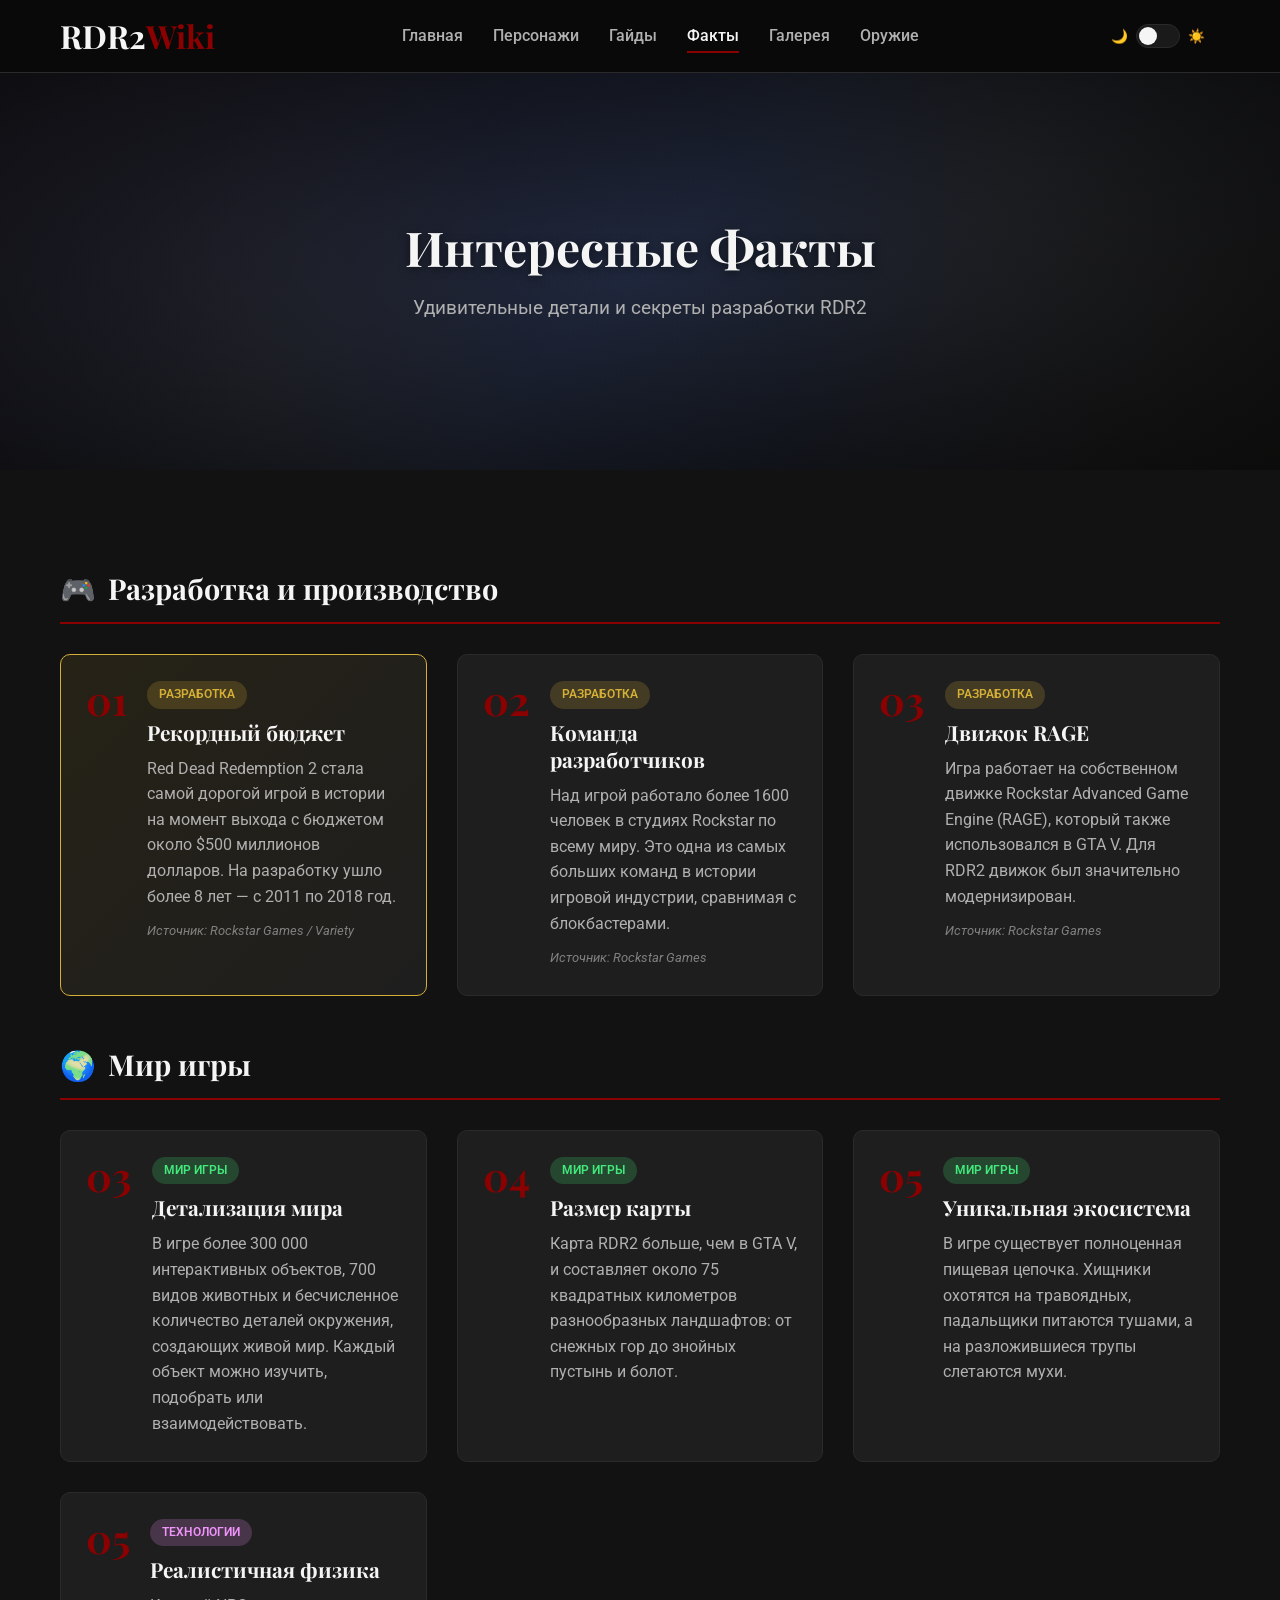
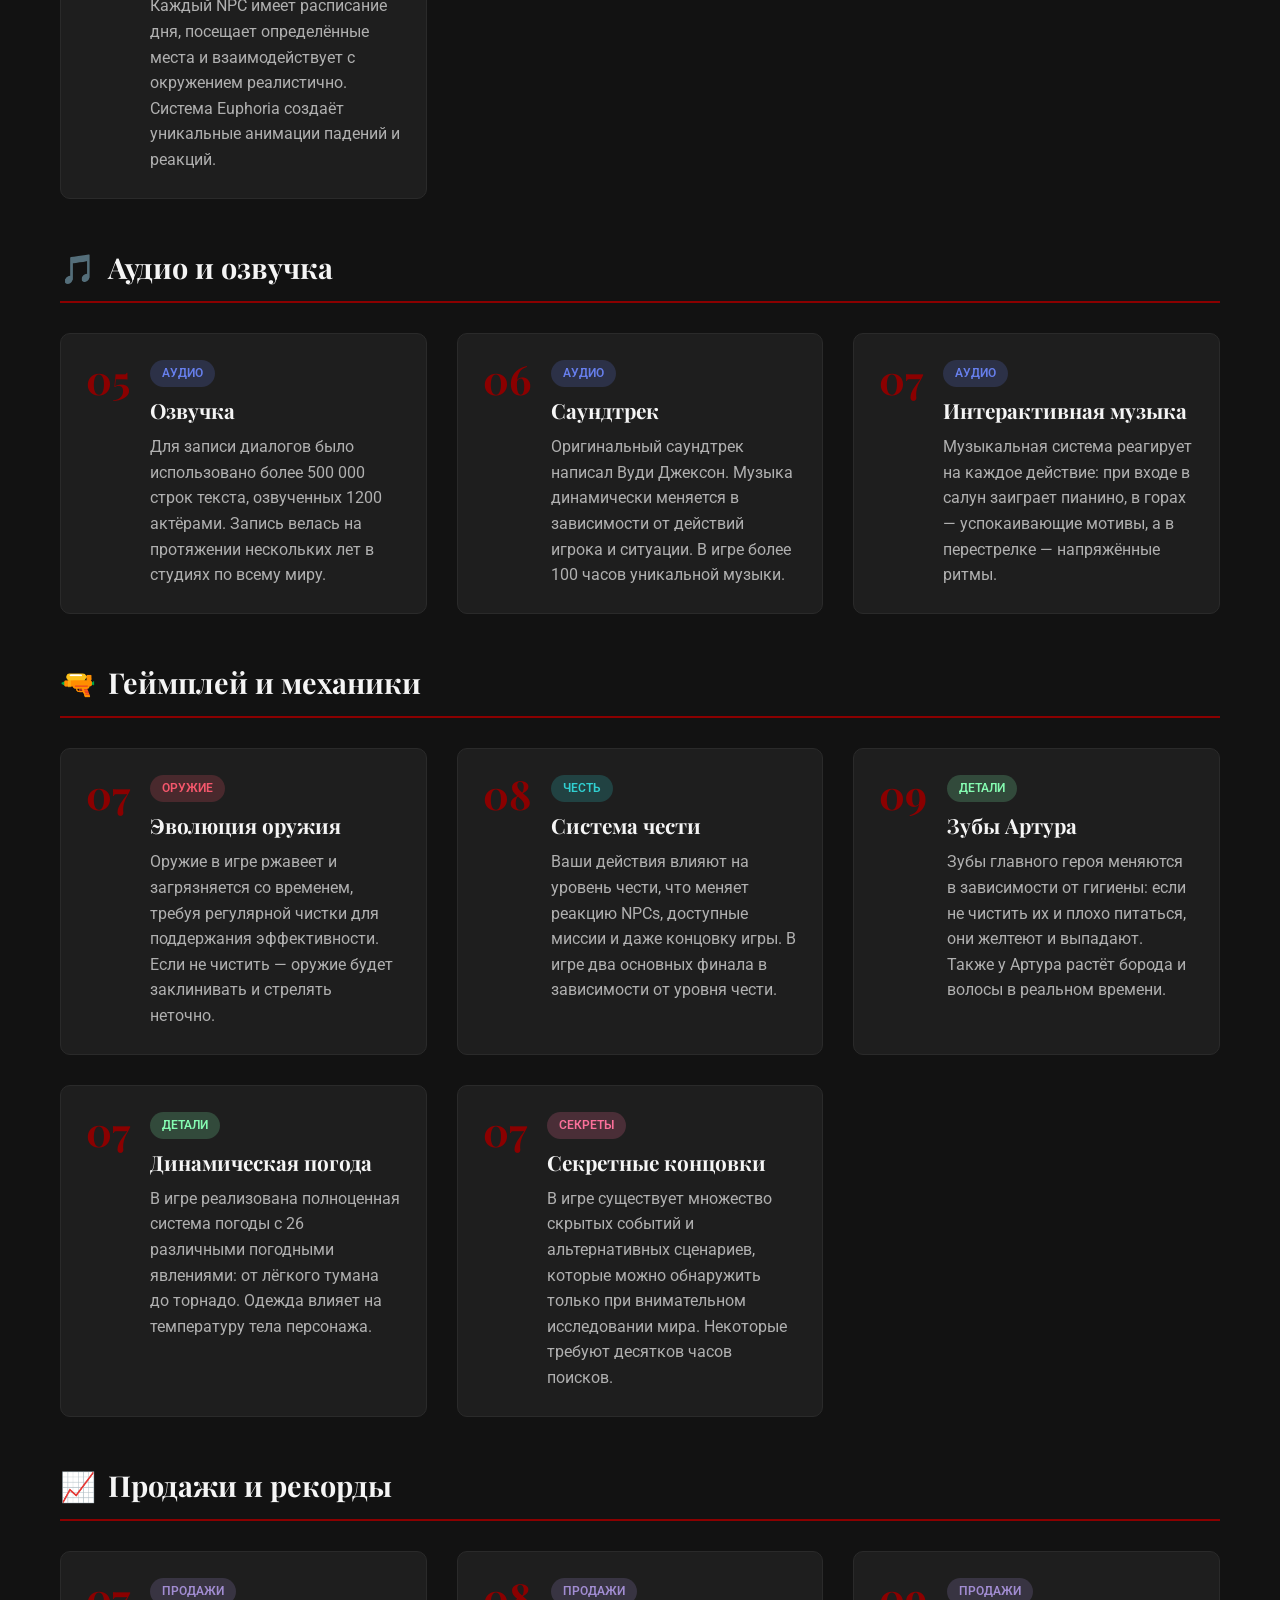
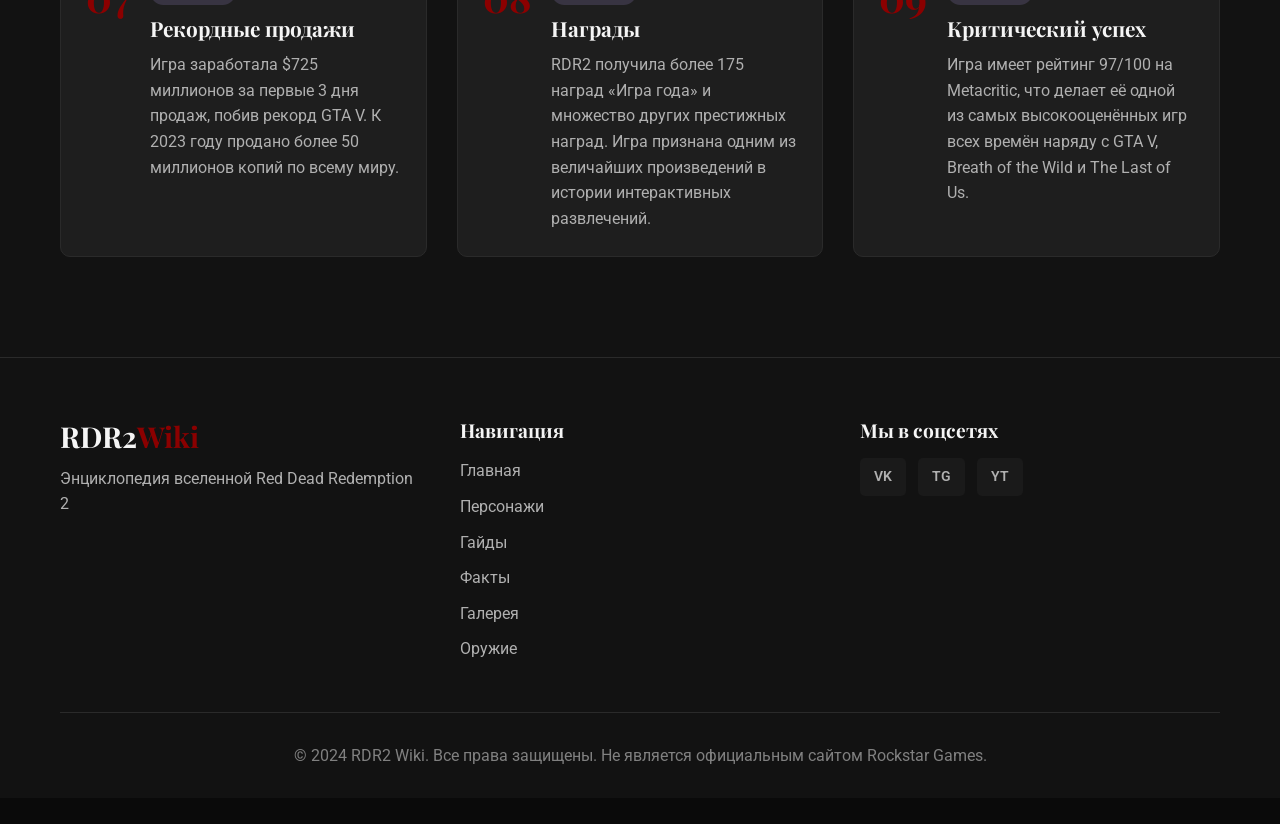
<file: facts.html>
<!DOCTYPE html>
<html lang="ru">
<head>
    <meta charset="UTF-8">
    <meta name="viewport" content="width=device-width, initial-scale=1.0">
    <title>Интересные Факты - RDR2 Encyclopedia</title>
    <link rel="stylesheet" href="styles.css">
    <link href="https://fonts.googleapis.com/css2?family=Playfair+Display:wght@400;700&family=Roboto:wght@300;400;500;700&display=swap" rel="stylesheet">
</head>
<body>
    <header class="header">
        <div class="container">
            <div class="header-content">
                <div class="logo">
                    <h1>RDR2<span>Wiki</span></h1>
                </div>
                <nav class="nav">
                    <ul class="nav-list">
                        <li><a href="index.html" class="nav-link">Главная</a></li>
                        <li><a href="characters.html" class="nav-link">Персонажи</a></li>
                        <li><a href="guides.html" class="nav-link">Гайды</a></li>
                        <li><a href="facts.html" class="nav-link active">Факты</a></li>
                        <li><a href="gallery.html" class="nav-link">Галерея</a></li>
                        <li><a href="weapons.html" class="nav-link">Оружие</a></li>
                    </ul>
                </nav>
                <button class="theme-toggle" aria-label="Сменить тему">
                    <span>🌙</span>
                    <span class="theme-toggle-track">
                        <span class="theme-toggle-thumb"></span>
                    </span>
                    <span>☀️</span>
                </button>
                <button class="mobile-menu-btn" aria-label="Меню">
                    <span></span>
                    <span></span>
                    <span></span>
                </button>
            </div>
        </div>
    </header>

    <div class="mobile-menu">
        <ul class="mobile-nav-list">
            <li><a href="index.html" class="mobile-nav-link">Главная</a></li>
            <li><a href="characters.html" class="mobile-nav-link">Персонажи</a></li>
            <li><a href="guides.html" class="mobile-nav-link">Гайды</a></li>
            <li><a href="facts.html" class="mobile-nav-link">Факты</a></li>
            <li><a href="gallery.html" class="mobile-nav-link">Галерея</a></li>
            <li><a href="weapons.html" class="mobile-nav-link">Оружие</a></li>
        </ul>
    </div>

    <section class="page-hero">
        <div class="hero-overlay"></div>
        <div class="container">
            <div class="page-hero-content">
                <h1>Интересные Факты</h1>
                <p>Удивительные детали и секреты разработки RDR2</p>
            </div>
        </div>
    </section>

    <section class="section facts-page">
        <div class="container">
            <div class="fact-group">
                <h2 class="fact-group-title">
                    <span class="fact-group-icon">🎮</span>
                    Разработка и производство
                </h2>
                <div class="facts-grid">
                    <div class="fact-card featured">
                        <div class="fact-number">01</div>
                        <div class="fact-content">
                            <span class="fact-tag tag-development">Разработка</span>
                            <h3>Рекордный бюджет</h3>
                            <p>Red Dead Redemption 2 стала самой дорогой игрой в истории на момент выхода с бюджетом около $500 миллионов долларов. На разработку ушло более 8 лет — с 2011 по 2018 год.</p>
                            <span class="fact-source">Источник: Rockstar Games / Variety</span>
                        </div>
                    </div>

                    <div class="fact-card">
                        <div class="fact-number">02</div>
                        <div class="fact-content">
                            <span class="fact-tag tag-development">Разработка</span>
                            <h3>Команда разработчиков</h3>
                            <p>Над игрой работало более 1600 человек в студиях Rockstar по всему миру. Это одна из самых больших команд в истории игровой индустрии, сравнимая с блокбастерами.</p>
                            <span class="fact-source">Источник: Rockstar Games</span>
                        </div>
                    </div>

                    <div class="fact-card">
                        <div class="fact-number">03</div>
                        <div class="fact-content">
                            <span class="fact-tag tag-development">Разработка</span>
                            <h3>Движок RAGE</h3>
                            <p>Игра работает на собственном движке Rockstar Advanced Game Engine (RAGE), который также использовался в GTA V. Для RDR2 движок был значительно модернизирован.</p>
                            <span class="fact-source">Источник: Rockstar Games</span>
                        </div>
                    </div>
                </div>
            </div>

            <div class="fact-group">
                <h2 class="fact-group-title">
                    <span class="fact-group-icon">🌍</span>
                    Мир игры
                </h2>
                <div class="facts-grid">
                    <div class="fact-card">
                        <div class="fact-number">04</div>
                        <div class="fact-content">
                            <span class="fact-tag tag-world">Мир игры</span>
                            <h3>Детализация мира</h3>
                            <p>В игре более 300 000 интерактивных объектов, 700 видов животных и бесчисленное количество деталей окружения, создающих живой мир. Каждый объект можно изучить, подобрать или взаимодействовать.</p>
                        </div>
                    </div>

                    <div class="fact-card">
                        <div class="fact-number">05</div>
                        <div class="fact-content">
                            <span class="fact-tag tag-world">Мир игры</span>
                            <h3>Размер карты</h3>
                            <p>Карта RDR2 больше, чем в GTA V, и составляет около 75 квадратных километров разнообразных ландшафтов: от снежных гор до знойных пустынь и болот.</p>
                        </div>
                    </div>

                    <div class="fact-card">
                        <div class="fact-number">06</div>
                        <div class="fact-content">
                            <span class="fact-tag tag-world">Мир игры</span>
                            <h3>Уникальная экосистема</h3>
                            <p>В игре существует полноценная пищевая цепочка. Хищники охотятся на травоядных, падальщики питаются тушами, а на разложившиеся трупы слетаются мухи.</p>
                        </div>
                    </div>

                    <div class="fact-card">
                        <div class="fact-number">07</div>
                        <div class="fact-content">
                            <span class="fact-tag tag-tech">Технологии</span>
                            <h3>Реалистичная физика</h3>
                            <p>Каждый NPC имеет расписание дня, посещает определённые места и взаимодействует с окружением реалистично. Система Euphoria создаёт уникальные анимации падений и реакций.</p>
                        </div>
                    </div>
                </div>
            </div>

            <div class="fact-group">
                <h2 class="fact-group-title">
                    <span class="fact-group-icon">🎵</span>
                    Аудио и озвучка
                </h2>
                <div class="facts-grid">
                    <div class="fact-card">
                        <div class="fact-number">08</div>
                        <div class="fact-content">
                            <span class="fact-tag tag-audio">Аудио</span>
                            <h3>Озвучка</h3>
                            <p>Для записи диалогов было использовано более 500 000 строк текста, озвученных 1200 актёрами. Запись велась на протяжении нескольких лет в студиях по всему миру.</p>
                        </div>
                    </div>

                    <div class="fact-card">
                        <div class="fact-number">09</div>
                        <div class="fact-content">
                            <span class="fact-tag tag-audio">Аудио</span>
                            <h3>Саундтрек</h3>
                            <p>Оригинальный саундтрек написал Вуди Джексон. Музыка динамически меняется в зависимости от действий игрока и ситуации. В игре более 100 часов уникальной музыки.</p>
                        </div>
                    </div>

                    <div class="fact-card">
                        <div class="fact-number">10</div>
                        <div class="fact-content">
                            <span class="fact-tag tag-audio">Аудио</span>
                            <h3>Интерактивная музыка</h3>
                            <p>Музыкальная система реагирует на каждое действие: при входе в салун заиграет пианино, в горах — успокаивающие мотивы, а в перестрелке — напряжённые ритмы.</p>
                        </div>
                    </div>
                </div>
            </div>

            <div class="fact-group">
                <h2 class="fact-group-title">
                    <span class="fact-group-icon">🔫</span>
                    Геймплей и механики
                </h2>
                <div class="facts-grid">
                    <div class="fact-card">
                        <div class="fact-number">11</div>
                        <div class="fact-content">
                            <span class="fact-tag tag-weapons">Оружие</span>
                            <h3>Эволюция оружия</h3>
                            <p>Оружие в игре ржавеет и загрязняется со временем, требуя регулярной чистки для поддержания эффективности. Если не чистить — оружие будет заклинивать и стрелять неточно.</p>
                        </div>
                    </div>

                    <div class="fact-card">
                        <div class="fact-number">12</div>
                        <div class="fact-content">
                            <span class="fact-tag tag-honor">Честь</span>
                            <h3>Система чести</h3>
                            <p>Ваши действия влияют на уровень чести, что меняет реакцию NPCs, доступные миссии и даже концовку игры. В игре два основных финала в зависимости от уровня чести.</p>
                        </div>
                    </div>

                    <div class="fact-card">
                        <div class="fact-number">13</div>
                        <div class="fact-content">
                            <span class="fact-tag tag-details">Детали</span>
                            <h3>Зубы Артура</h3>
                            <p>Зубы главного героя меняются в зависимости от гигиены: если не чистить их и плохо питаться, они желтеют и выпадают. Также у Артура растёт борода и волосы в реальном времени.</p>
                        </div>
                    </div>

                    <div class="fact-card">
                        <div class="fact-number">14</div>
                        <div class="fact-content">
                            <span class="fact-tag tag-details">Детали</span>
                            <h3>Динамическая погода</h3>
                            <p>В игре реализована полноценная система погоды с 26 различными погодными явлениями: от лёгкого тумана до торнадо. Одежда влияет на температуру тела персонажа.</p>
                        </div>
                    </div>

                    <div class="fact-card">
                        <div class="fact-number">15</div>
                        <div class="fact-content">
                            <span class="fact-tag tag-secrets">Секреты</span>
                            <h3>Секретные концовки</h3>
                            <p>В игре существует множество скрытых событий и альтернативных сценариев, которые можно обнаружить только при внимательном исследовании мира. Некоторые требуют десятков часов поисков.</p>
                        </div>
                    </div>
                </div>
            </div>

            <div class="fact-group">
                <h2 class="fact-group-title">
                    <span class="fact-group-icon">📈</span>
                    Продажи и рекорды
                </h2>
                <div class="facts-grid">
                    <div class="fact-card">
                        <div class="fact-number">16</div>
                        <div class="fact-content">
                            <span class="fact-tag tag-sales">Продажи</span>
                            <h3>Рекордные продажи</h3>
                            <p>Игра заработала $725 миллионов за первые 3 дня продаж, побив рекорд GTA V. К 2023 году продано более 50 миллионов копий по всему миру.</p>
                        </div>
                    </div>

                    <div class="fact-card">
                        <div class="fact-number">17</div>
                        <div class="fact-content">
                            <span class="fact-tag tag-sales">Продажи</span>
                            <h3>Награды</h3>
                            <p>RDR2 получила более 175 наград «Игра года» и множество других престижных наград. Игра признана одним из величайших произведений в истории интерактивных развлечений.</p>
                        </div>
                    </div>

                    <div class="fact-card">
                        <div class="fact-number">18</div>
                        <div class="fact-content">
                            <span class="fact-tag tag-sales">Продажи</span>
                            <h3>Критический успех</h3>
                            <p>Игра имеет рейтинг 97/100 на Metacritic, что делает её одной из самых высокооценённых игр всех времён наряду с GTA V, Breath of the Wild и The Last of Us.</p>
                        </div>
                    </div>
                </div>
            </div>
        </div>
    </section>

    <footer class="footer">
        <div class="container">
            <div class="footer-content">
                <div class="footer-logo">
                    <h2>RDR2<span>Wiki</span></h2>
                    <p>Энциклопедия вселенной Red Dead Redemption 2</p>
                </div>
                <div class="footer-links">
                    <h3>Навигация</h3>
                    <ul>
                        <li><a href="index.html">Главная</a></li>
                        <li><a href="characters.html">Персонажи</a></li>
                        <li><a href="guides.html">Гайды</a></li>
                        <li><a href="facts.html">Факты</a></li>
                        <li><a href="gallery.html">Галерея</a></li>
                        <li><a href="weapons.html">Оружие</a></li>
                    </ul>
                </div>
                <div class="footer-social">
                    <h3>Мы в соцсетях</h3>
                    <div class="social-icons">
                        <a href="#" class="social-icon">VK</a>
                        <a href="#" class="social-icon">TG</a>
                        <a href="#" class="social-icon">YT</a>
                    </div>
                </div>
            </div>
            <div class="footer-bottom">
                <p>&copy; 2024 RDR2 Wiki. Все права защищены. Не является официальным сайтом Rockstar Games.</p>
            </div>
        </div>
    </footer>

    <script src="script.js"></script>
</body>
</html>
</file>
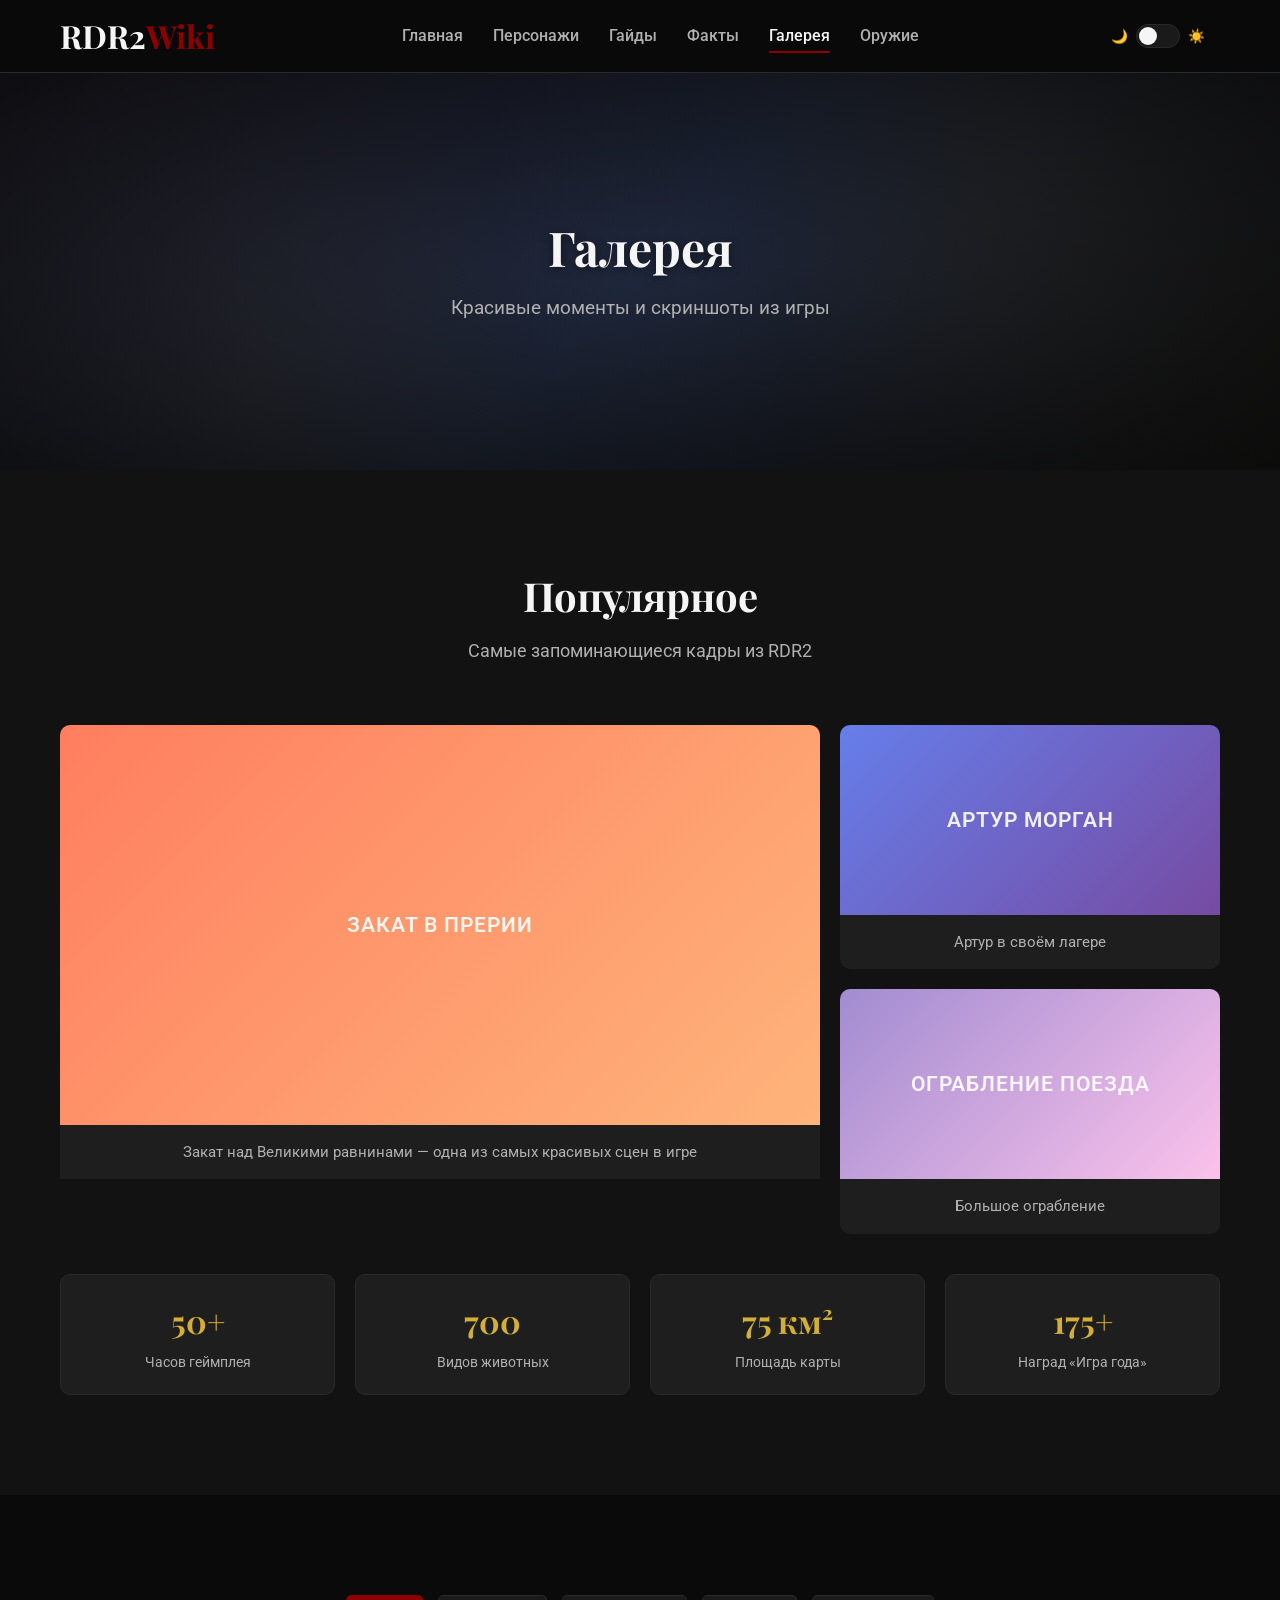
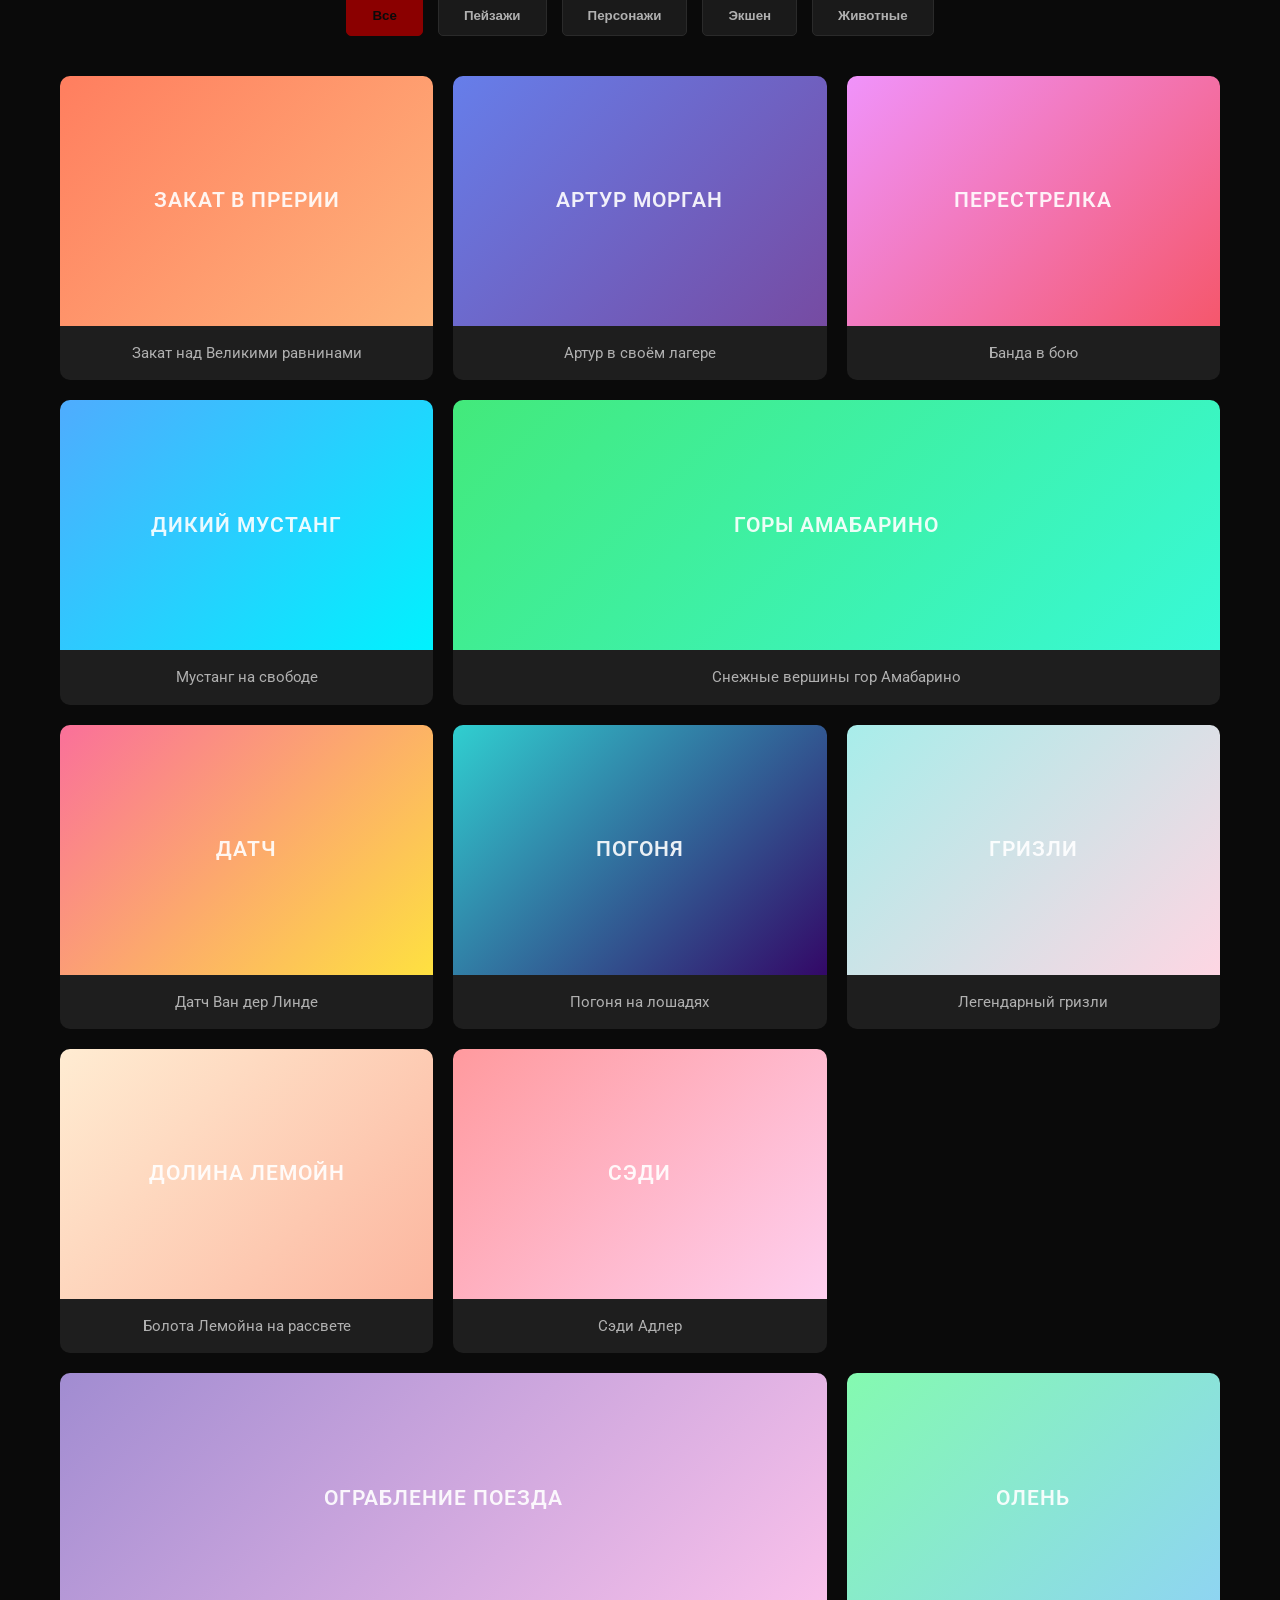
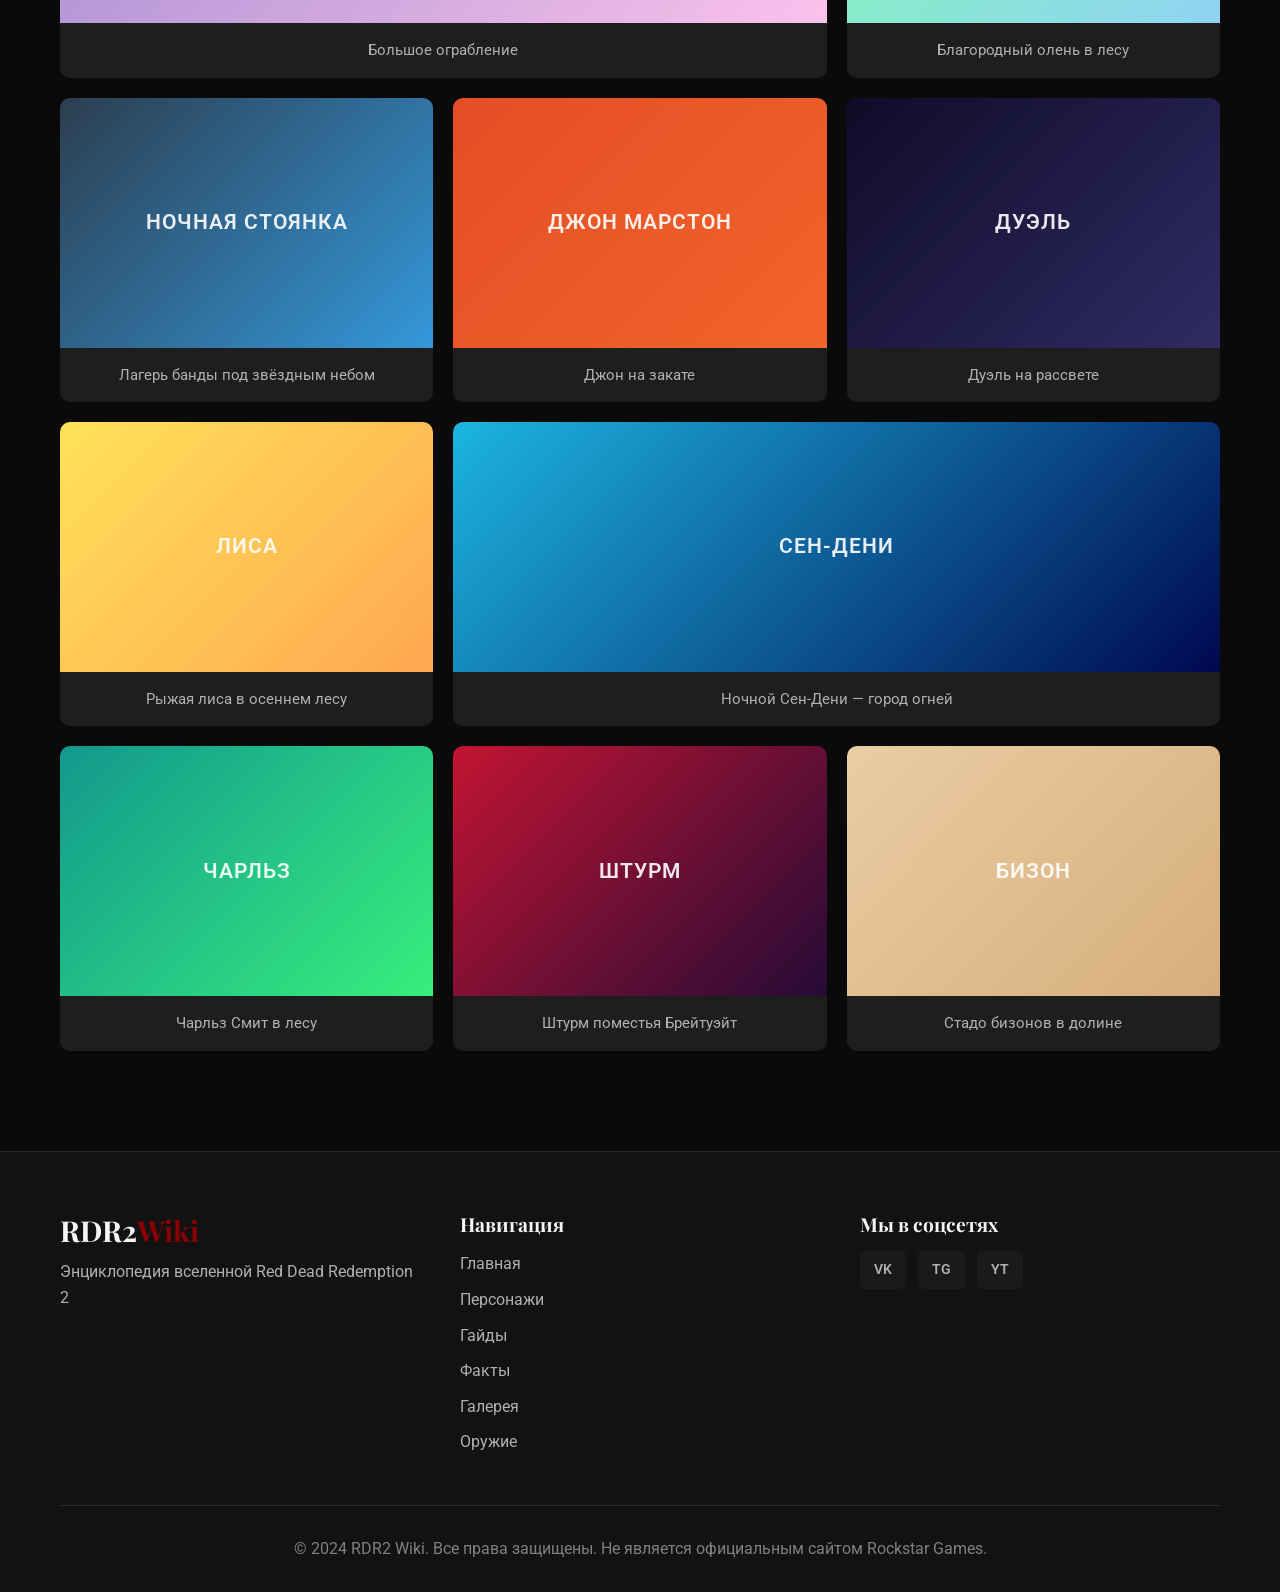
<file: gallery.html>
<!DOCTYPE html>
<html lang="ru">
<head>
    <meta charset="UTF-8">
    <meta name="viewport" content="width=device-width, initial-scale=1.0">
    <title>Галерея - RDR2 Encyclopedia</title>
    <link rel="stylesheet" href="styles.css">
    <link href="https://fonts.googleapis.com/css2?family=Playfair+Display:wght@400;700&family=Roboto:wght@300;400;500;700&display=swap" rel="stylesheet">
</head>
<body>
    <header class="header">
        <div class="container">
            <div class="header-content">
                <div class="logo">
                    <h1>RDR2<span>Wiki</span></h1>
                </div>
                <nav class="nav">
                    <ul class="nav-list">
                        <li><a href="index.html" class="nav-link">Главная</a></li>
                        <li><a href="characters.html" class="nav-link">Персонажи</a></li>
                        <li><a href="guides.html" class="nav-link">Гайды</a></li>
                        <li><a href="facts.html" class="nav-link">Факты</a></li>
                        <li><a href="gallery.html" class="nav-link active">Галерея</a></li>
                        <li><a href="weapons.html" class="nav-link">Оружие</a></li>
                    </ul>
                </nav>
                <button class="theme-toggle" aria-label="Сменить тему">
                    <span>🌙</span>
                    <span class="theme-toggle-track">
                        <span class="theme-toggle-thumb"></span>
                    </span>
                    <span>☀️</span>
                </button>
                <button class="mobile-menu-btn" aria-label="Меню">
                    <span></span>
                    <span></span>
                    <span></span>
                </button>
            </div>
        </div>
    </header>

    <div class="mobile-menu">
        <ul class="mobile-nav-list">
            <li><a href="index.html" class="mobile-nav-link">Главная</a></li>
            <li><a href="characters.html" class="mobile-nav-link">Персонажи</a></li>
            <li><a href="guides.html" class="mobile-nav-link">Гайды</a></li>
            <li><a href="facts.html" class="mobile-nav-link">Факты</a></li>
            <li><a href="gallery.html" class="mobile-nav-link">Галерея</a></li>
            <li><a href="weapons.html" class="mobile-nav-link">Оружие</a></li>
        </ul>
    </div>

    <section class="page-hero">
        <div class="hero-overlay"></div>
        <div class="container">
            <div class="page-hero-content">
                <h1>Галерея</h1>
                <p>Красивые моменты и скриншоты из игры</p>
            </div>
        </div>
    </section>

    <section class="section gallery-featured-section">
        <div class="container">
            <h2 class="section-title">Популярное</h2>
            <p class="section-subtitle">Самые запоминающиеся кадры из RDR2</p>
            <div class="gallery-featured">
                <div class="gallery-featured-main gallery-item" data-category="landscapes">
                    <div class="gallery-image" style="background: linear-gradient(135deg, #ff7e5f 0%, #feb47b 100%);">
                        <span>Закат в прерии</span>
                    </div>
                    <div class="gallery-caption">Закат над Великими равнинами — одна из самых красивых сцен в игре</div>
                </div>
                <div class="gallery-featured-side">
                    <div class="gallery-item" data-category="characters">
                        <div class="gallery-image" style="background: linear-gradient(135deg, #667eea 0%, #764ba2 100%);">
                            <span>Артур Морган</span>
                        </div>
                        <div class="gallery-caption">Артур в своём лагере</div>
                    </div>
                    <div class="gallery-item" data-category="action">
                        <div class="gallery-image" style="background: linear-gradient(135deg, #a18cd1 0%, #fbc2eb 100%);">
                            <span>Ограбление поезда</span>
                        </div>
                        <div class="gallery-caption">Большое ограбление</div>
                    </div>
                </div>
            </div>
            <div class="gallery-stats">
                <div class="gallery-stat-card">
                    <div class="gallery-stat-number">50+</div>
                    <div class="gallery-stat-label">Часов геймплея</div>
                </div>
                <div class="gallery-stat-card">
                    <div class="gallery-stat-number">700</div>
                    <div class="gallery-stat-label">Видов животных</div>
                </div>
                <div class="gallery-stat-card">
                    <div class="gallery-stat-number">75 км²</div>
                    <div class="gallery-stat-label">Площадь карты</div>
                </div>
                <div class="gallery-stat-card">
                    <div class="gallery-stat-number">175+</div>
                    <div class="gallery-stat-label">Наград «Игра года»</div>
                </div>
            </div>
        </div>
    </section>

    <section class="section gallery-page">
        <div class="container">
            <div class="filter-container">
                <button class="filter-btn active" data-filter="all">Все</button>
                <button class="filter-btn" data-filter="landscapes">Пейзажи</button>
                <button class="filter-btn" data-filter="characters">Персонажи</button>
                <button class="filter-btn" data-filter="action">Экшен</button>
                <button class="filter-btn" data-filter="animals">Животные</button>
            </div>

            <div class="gallery-grid-full">
                <div class="gallery-item" data-category="landscapes">
                    <div class="gallery-image" style="background: linear-gradient(135deg, #ff7e5f 0%, #feb47b 100%);">
                        <span>Закат в прерии</span>
                    </div>
                    <div class="gallery-caption">Закат над Великими равнинами</div>
                </div>

                <div class="gallery-item" data-category="characters">
                    <div class="gallery-image" style="background: linear-gradient(135deg, #667eea 0%, #764ba2 100%);">
                        <span>Артур Морган</span>
                    </div>
                    <div class="gallery-caption">Артур в своём лагере</div>
                </div>

                <div class="gallery-item" data-category="action">
                    <div class="gallery-image" style="background: linear-gradient(135deg, #f093fb 0%, #f5576c 100%);">
                        <span>Перестрелка</span>
                    </div>
                    <div class="gallery-caption">Банда в бою</div>
                </div>

                <div class="gallery-item" data-category="animals">
                    <div class="gallery-image" style="background: linear-gradient(135deg, #4facfe 0%, #00f2fe 100%);">
                        <span>Дикий мустанг</span>
                    </div>
                    <div class="gallery-caption">Мустанг на свободе</div>
                </div>

                <div class="gallery-item large" data-category="landscapes">
                    <div class="gallery-image" style="background: linear-gradient(135deg, #43e97b 0%, #38f9d7 100%);">
                        <span>Горы Амабарино</span>
                    </div>
                    <div class="gallery-caption">Снежные вершины гор Амабарино</div>
                </div>

                <div class="gallery-item" data-category="characters">
                    <div class="gallery-image" style="background: linear-gradient(135deg, #fa709a 0%, #fee140 100%);">
                        <span>Датч</span>
                    </div>
                    <div class="gallery-caption">Датч Ван дер Линде</div>
                </div>

                <div class="gallery-item" data-category="action">
                    <div class="gallery-image" style="background: linear-gradient(135deg, #30cfd0 0%, #330867 100%);">
                        <span>Погоня</span>
                    </div>
                    <div class="gallery-caption">Погоня на лошадях</div>
                </div>

                <div class="gallery-item" data-category="animals">
                    <div class="gallery-image" style="background: linear-gradient(135deg, #a8edea 0%, #fed6e3 100%);">
                        <span>Гризли</span>
                    </div>
                    <div class="gallery-caption">Легендарный гризли</div>
                </div>

                <div class="gallery-item" data-category="landscapes">
                    <div class="gallery-image" style="background: linear-gradient(135deg, #ffecd2 0%, #fcb69f 100%);">
                        <span>Долина Лемойн</span>
                    </div>
                    <div class="gallery-caption">Болота Лемойна на рассвете</div>
                </div>

                <div class="gallery-item" data-category="characters">
                    <div class="gallery-image" style="background: linear-gradient(135deg, #ff9a9e 0%, #fecfef 100%);">
                        <span>Сэди</span>
                    </div>
                    <div class="gallery-caption">Сэди Адлер</div>
                </div>

                <div class="gallery-item large" data-category="action">
                    <div class="gallery-image" style="background: linear-gradient(135deg, #a18cd1 0%, #fbc2eb 100%);">
                        <span>Ограбление поезда</span>
                    </div>
                    <div class="gallery-caption">Большое ограбление</div>
                </div>

                <div class="gallery-item" data-category="animals">
                    <div class="gallery-image" style="background: linear-gradient(135deg, #84fab0 0%, #8fd3f4 100%);">
                        <span>Олень</span>
                    </div>
                    <div class="gallery-caption">Благородный олень в лесу</div>
                </div>

                <div class="gallery-item" data-category="landscapes">
                    <div class="gallery-image" style="background: linear-gradient(135deg, #2c3e50 0%, #3498db 100%);">
                        <span>Ночная стоянка</span>
                    </div>
                    <div class="gallery-caption">Лагерь банды под звёздным небом</div>
                </div>

                <div class="gallery-item" data-category="characters">
                    <div class="gallery-image" style="background: linear-gradient(135deg, #e44d26 0%, #f16529 100%);">
                        <span>Джон Марстон</span>
                    </div>
                    <div class="gallery-caption">Джон на закате</div>
                </div>

                <div class="gallery-item" data-category="action">
                    <div class="gallery-image" style="background: linear-gradient(135deg, #0f0c29 0%, #302b63 100%);">
                        <span>Дуэль</span>
                    </div>
                    <div class="gallery-caption">Дуэль на рассвете</div>
                </div>

                <div class="gallery-item" data-category="animals">
                    <div class="gallery-image" style="background: linear-gradient(135deg, #ffe259 0%, #ffa751 100%);">
                        <span>Лиса</span>
                    </div>
                    <div class="gallery-caption">Рыжая лиса в осеннем лесу</div>
                </div>

                <div class="gallery-item large" data-category="landscapes">
                    <div class="gallery-image" style="background: linear-gradient(135deg, #1cb5e0 0%, #000851 100%);">
                        <span>Сен-Дени</span>
                    </div>
                    <div class="gallery-caption">Ночной Сен-Дени — город огней</div>
                </div>

                <div class="gallery-item" data-category="characters">
                    <div class="gallery-image" style="background: linear-gradient(135deg, #11998e 0%, #38ef7d 100%);">
                        <span>Чарльз</span>
                    </div>
                    <div class="gallery-caption">Чарльз Смит в лесу</div>
                </div>

                <div class="gallery-item" data-category="action">
                    <div class="gallery-image" style="background: linear-gradient(135deg, #c31432 0%, #240b36 100%);">
                        <span>Штурм</span>
                    </div>
                    <div class="gallery-caption">Штурм поместья Брейтуэйт</div>
                </div>

                <div class="gallery-item" data-category="animals">
                    <div class="gallery-image" style="background: linear-gradient(135deg, #eacda3 0%, #d6ae7b 100%);">
                        <span>Бизон</span>
                    </div>
                    <div class="gallery-caption">Стадо бизонов в долине</div>
                </div>
            </div>
        </div>
    </section>

    <div class="lightbox" id="lightbox">
        <button class="lightbox-close" aria-label="Закрыть">&times;</button>
        <button class="lightbox-prev" aria-label="Предыдущее">&#10094;</button>
        <button class="lightbox-next" aria-label="Следующее">&#10095;</button>
        <div class="lightbox-content">
            <div class="lightbox-image"></div>
            <div class="lightbox-caption"></div>
        </div>
    </div>

    <footer class="footer">
        <div class="container">
            <div class="footer-content">
                <div class="footer-logo">
                    <h2>RDR2<span>Wiki</span></h2>
                    <p>Энциклопедия вселенной Red Dead Redemption 2</p>
                </div>
                <div class="footer-links">
                    <h3>Навигация</h3>
                    <ul>
                        <li><a href="index.html">Главная</a></li>
                        <li><a href="characters.html">Персонажи</a></li>
                        <li><a href="guides.html">Гайды</a></li>
                        <li><a href="facts.html">Факты</a></li>
                        <li><a href="gallery.html">Галерея</a></li>
                        <li><a href="weapons.html">Оружие</a></li>
                    </ul>
                </div>
                <div class="footer-social">
                    <h3>Мы в соцсетях</h3>
                    <div class="social-icons">
                        <a href="#" class="social-icon">VK</a>
                        <a href="#" class="social-icon">TG</a>
                        <a href="#" class="social-icon">YT</a>
                    </div>
                </div>
            </div>
            <div class="footer-bottom">
                <p>&copy; 2024 RDR2 Wiki. Все права защищены. Не является официальным сайтом Rockstar Games.</p>
            </div>
        </div>
    </footer>

    <script src="script.js"></script>
</body>
</html>
</file>
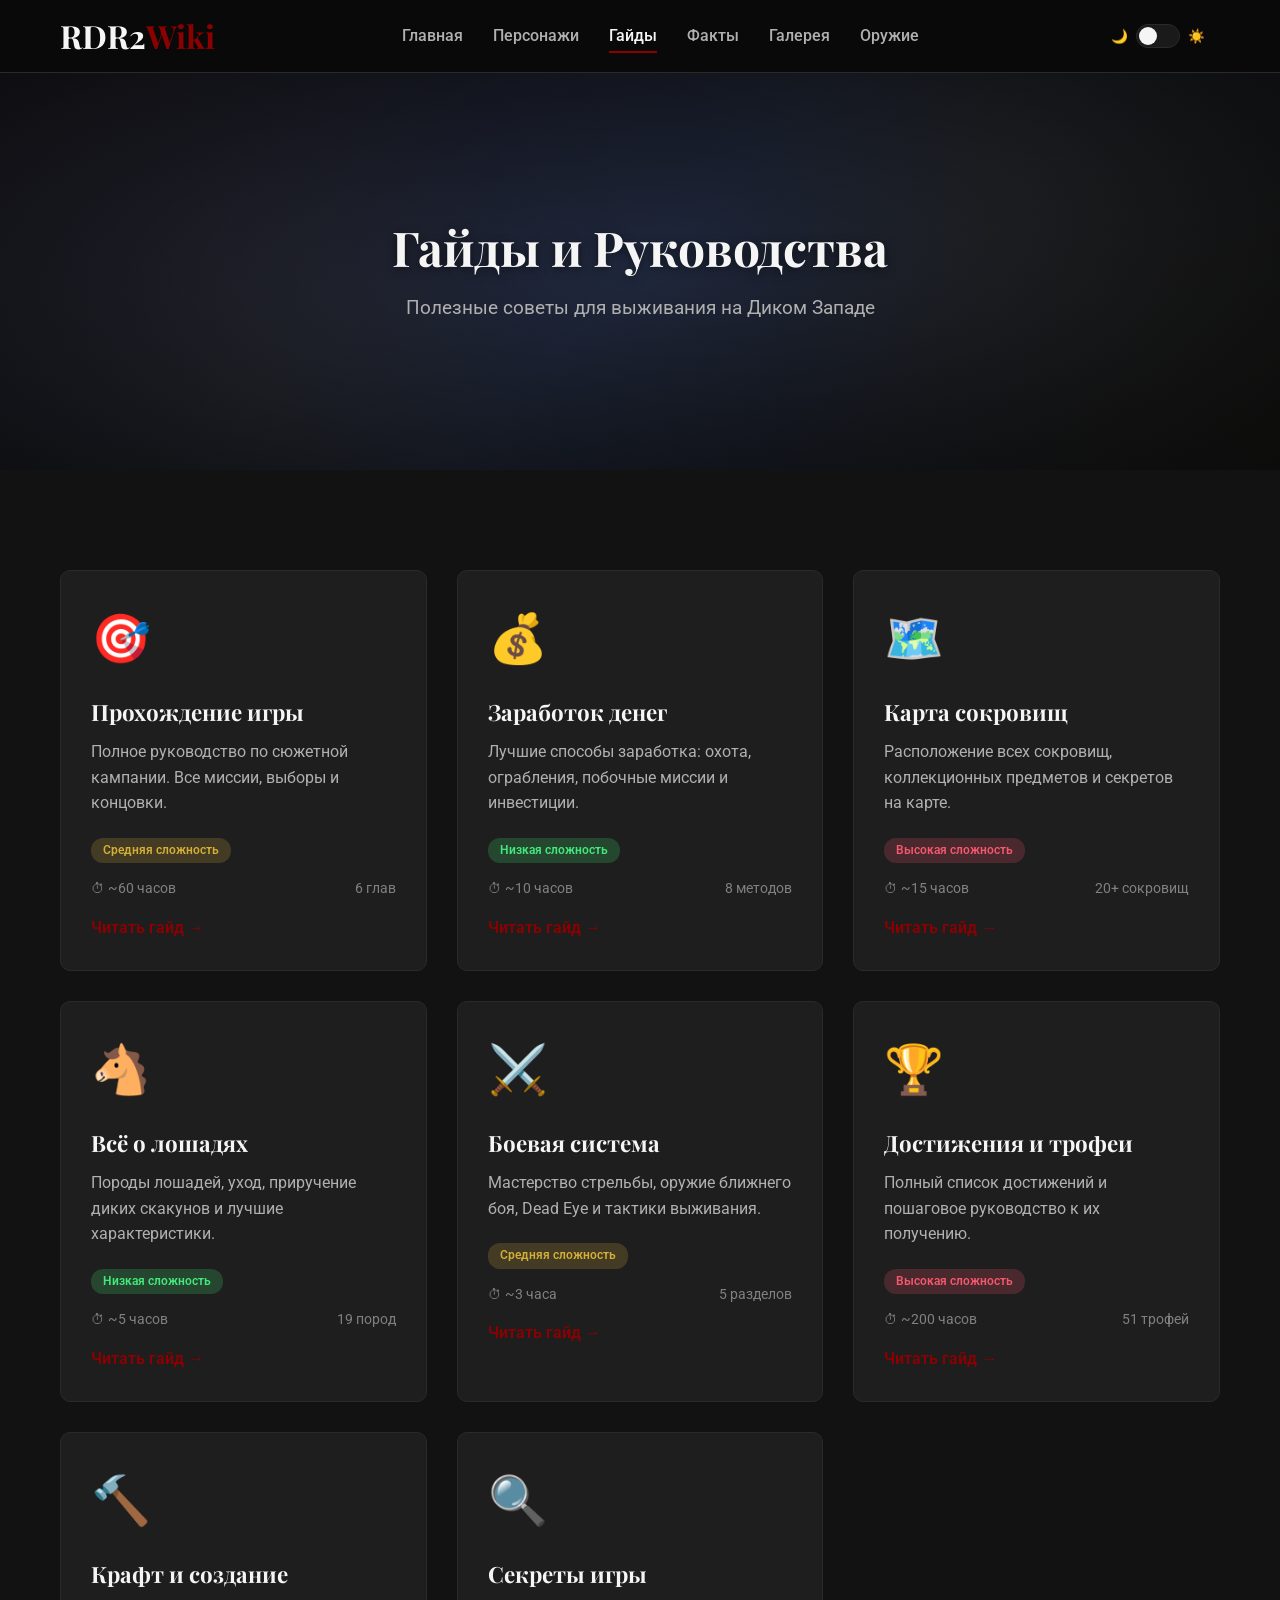
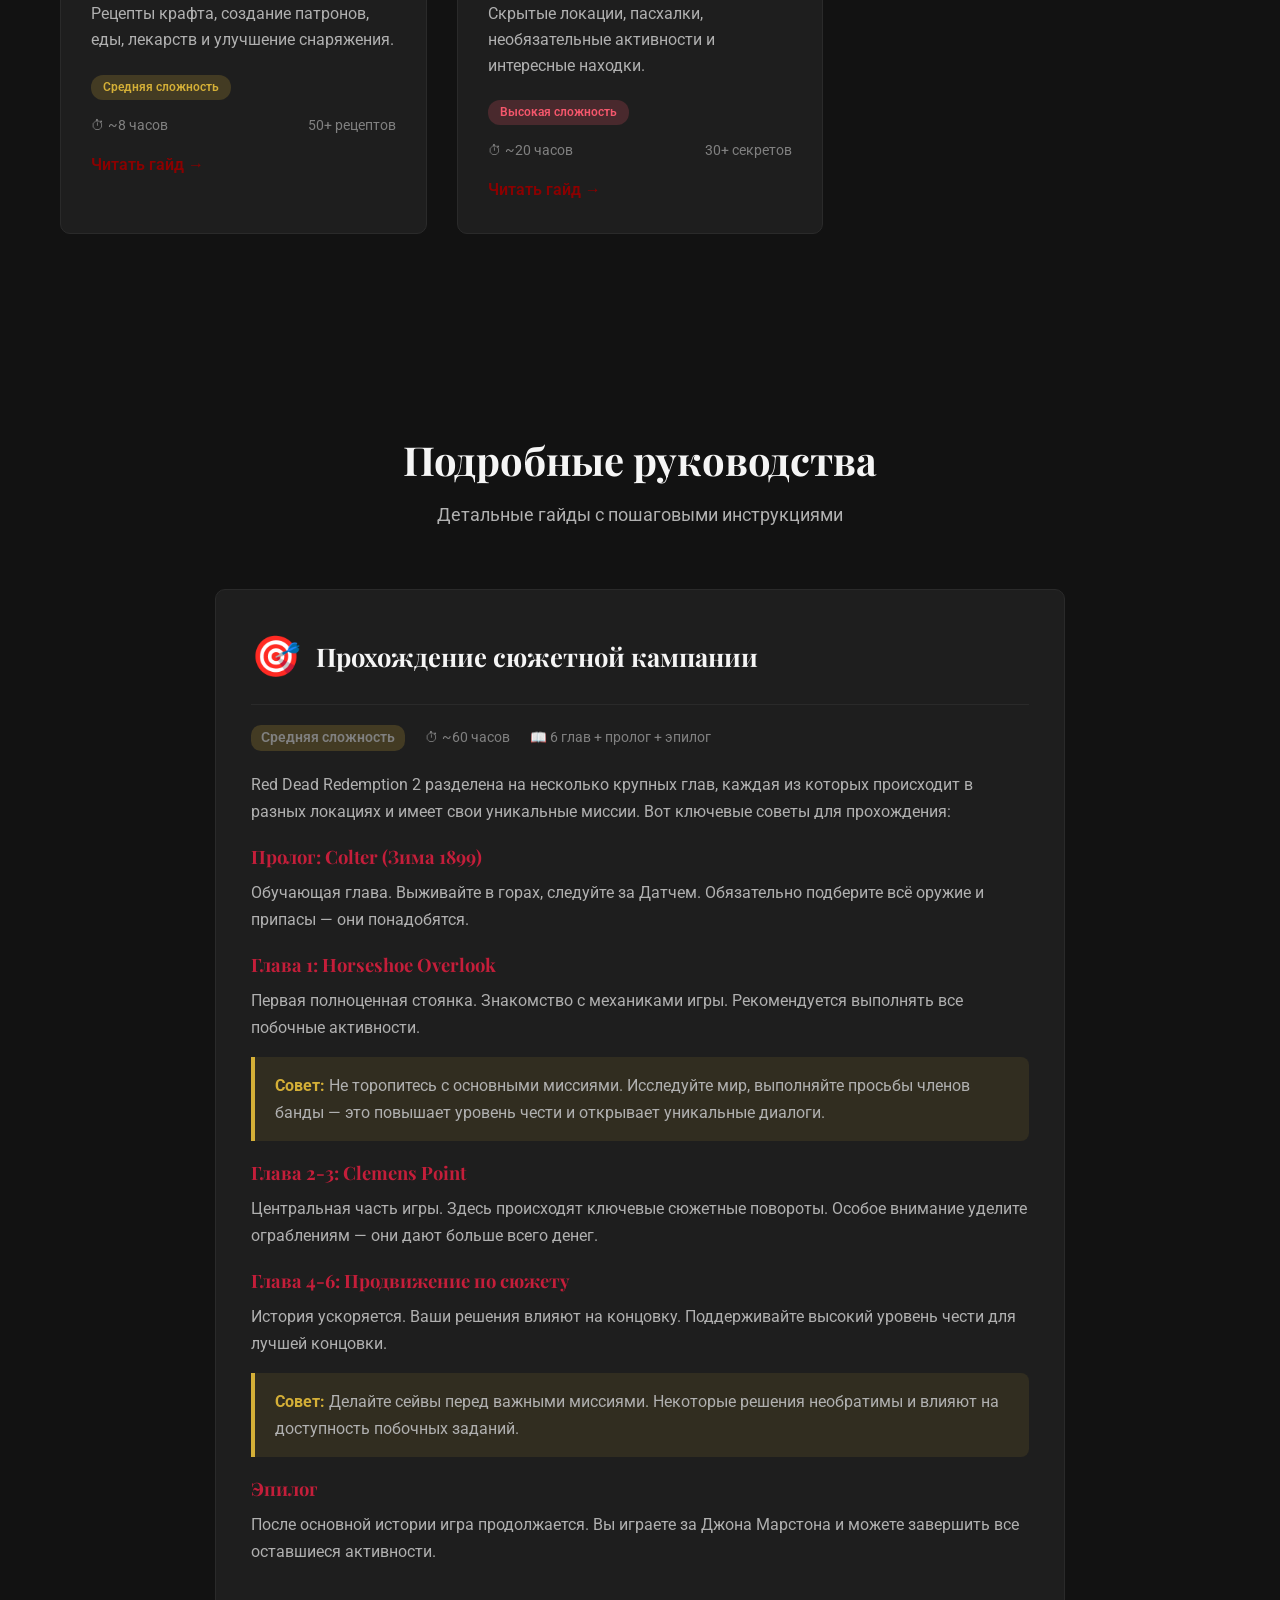
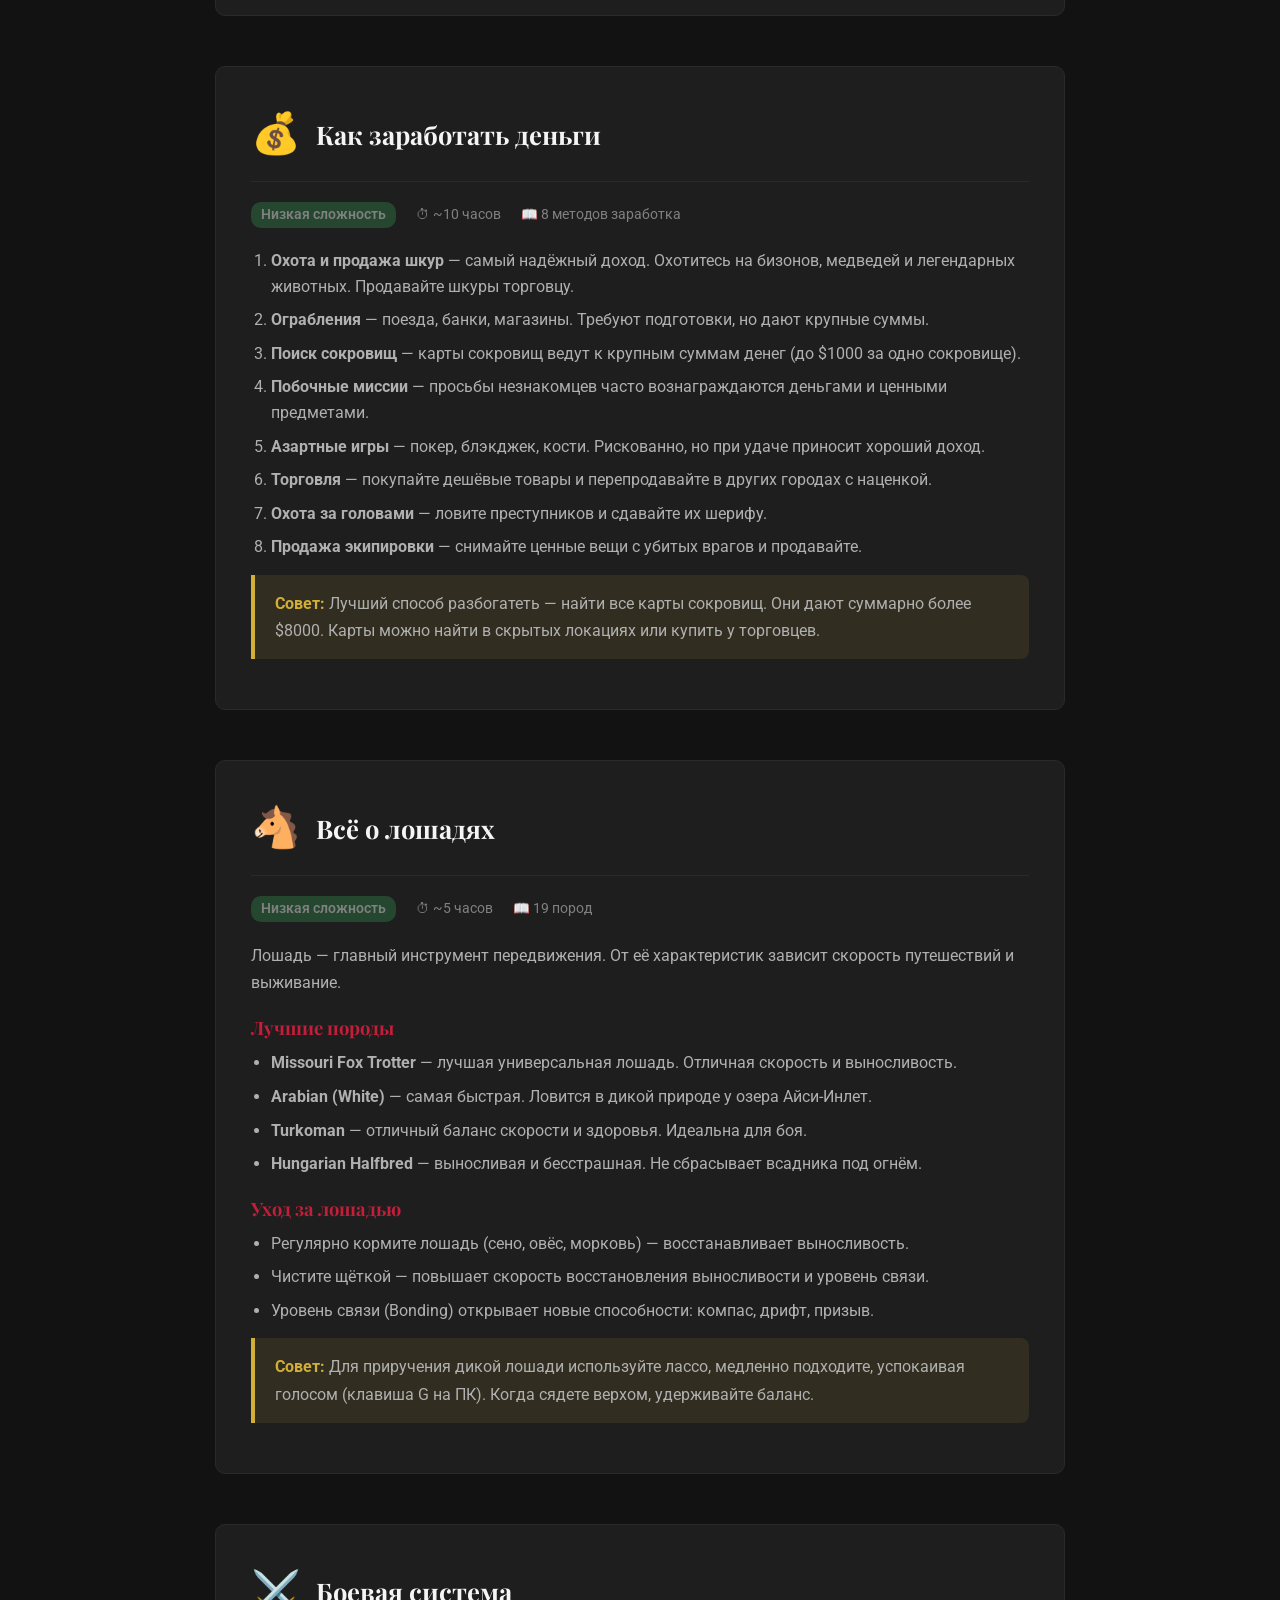
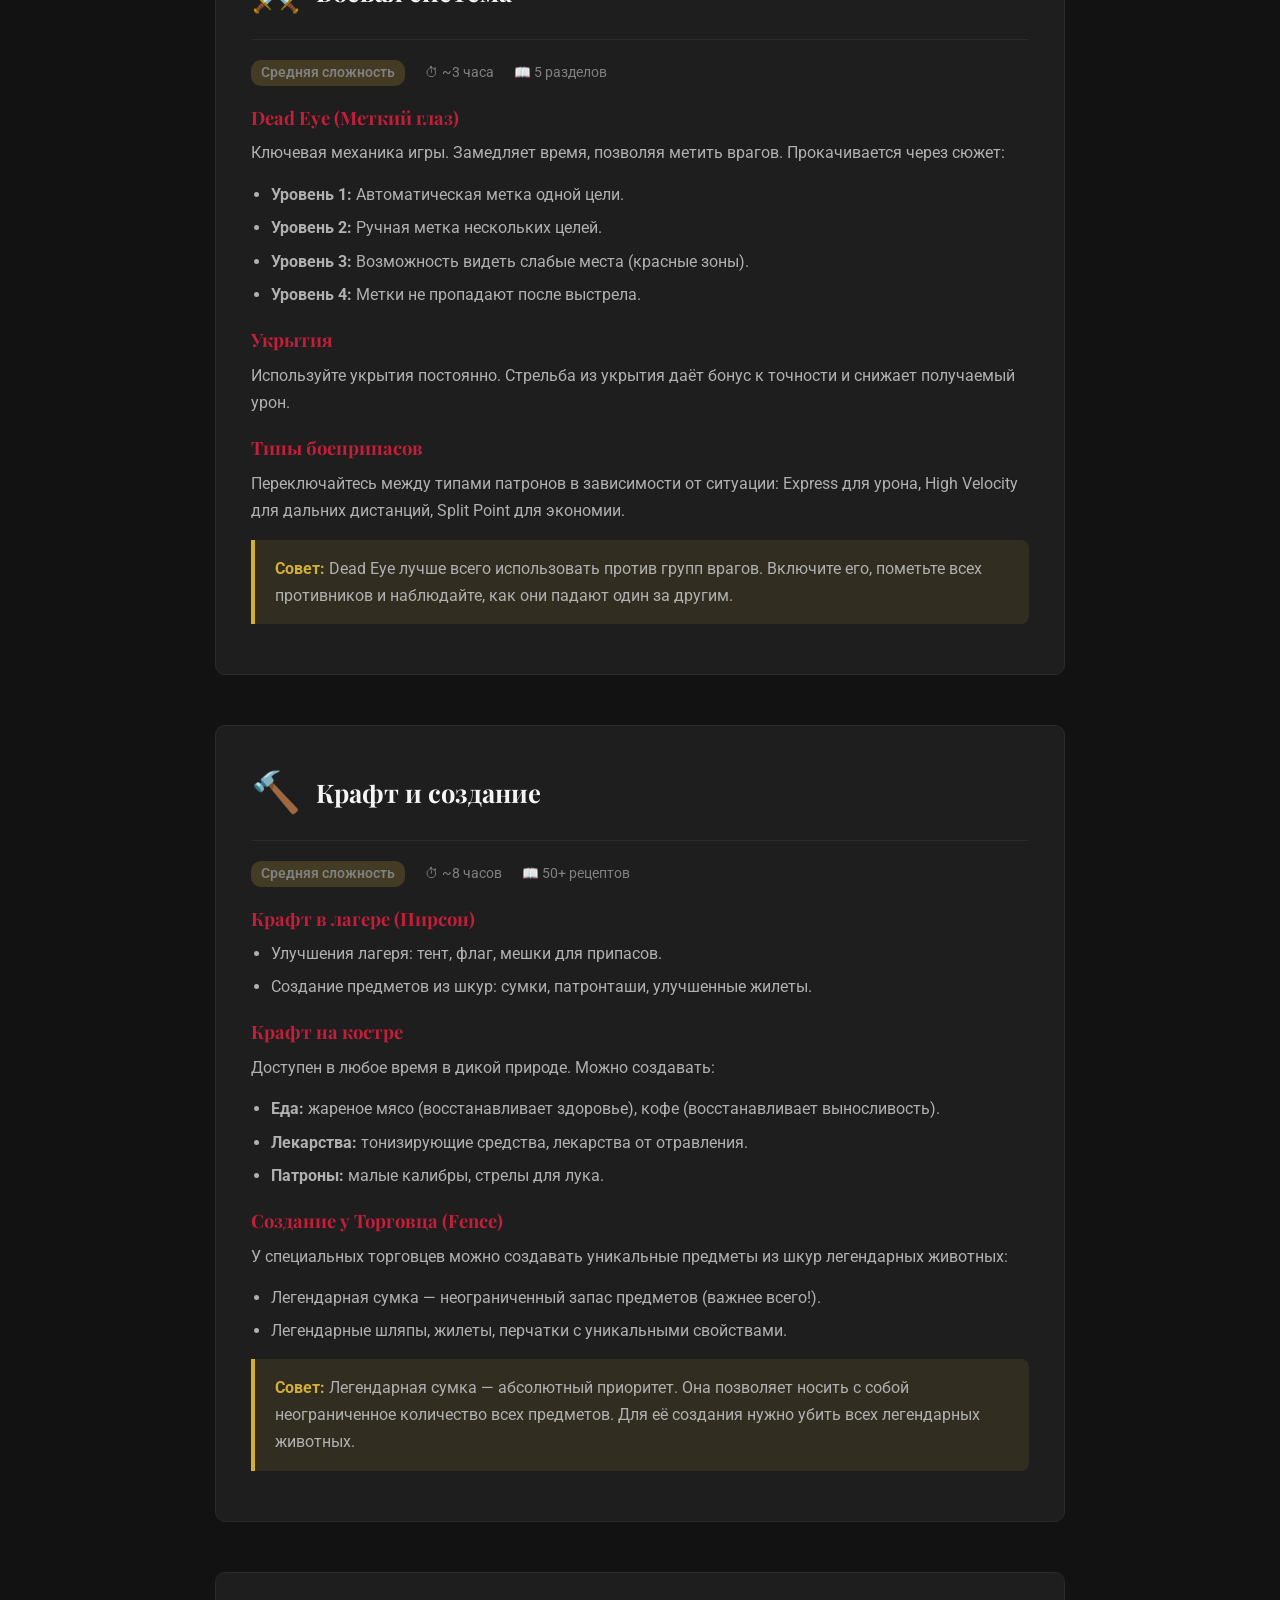
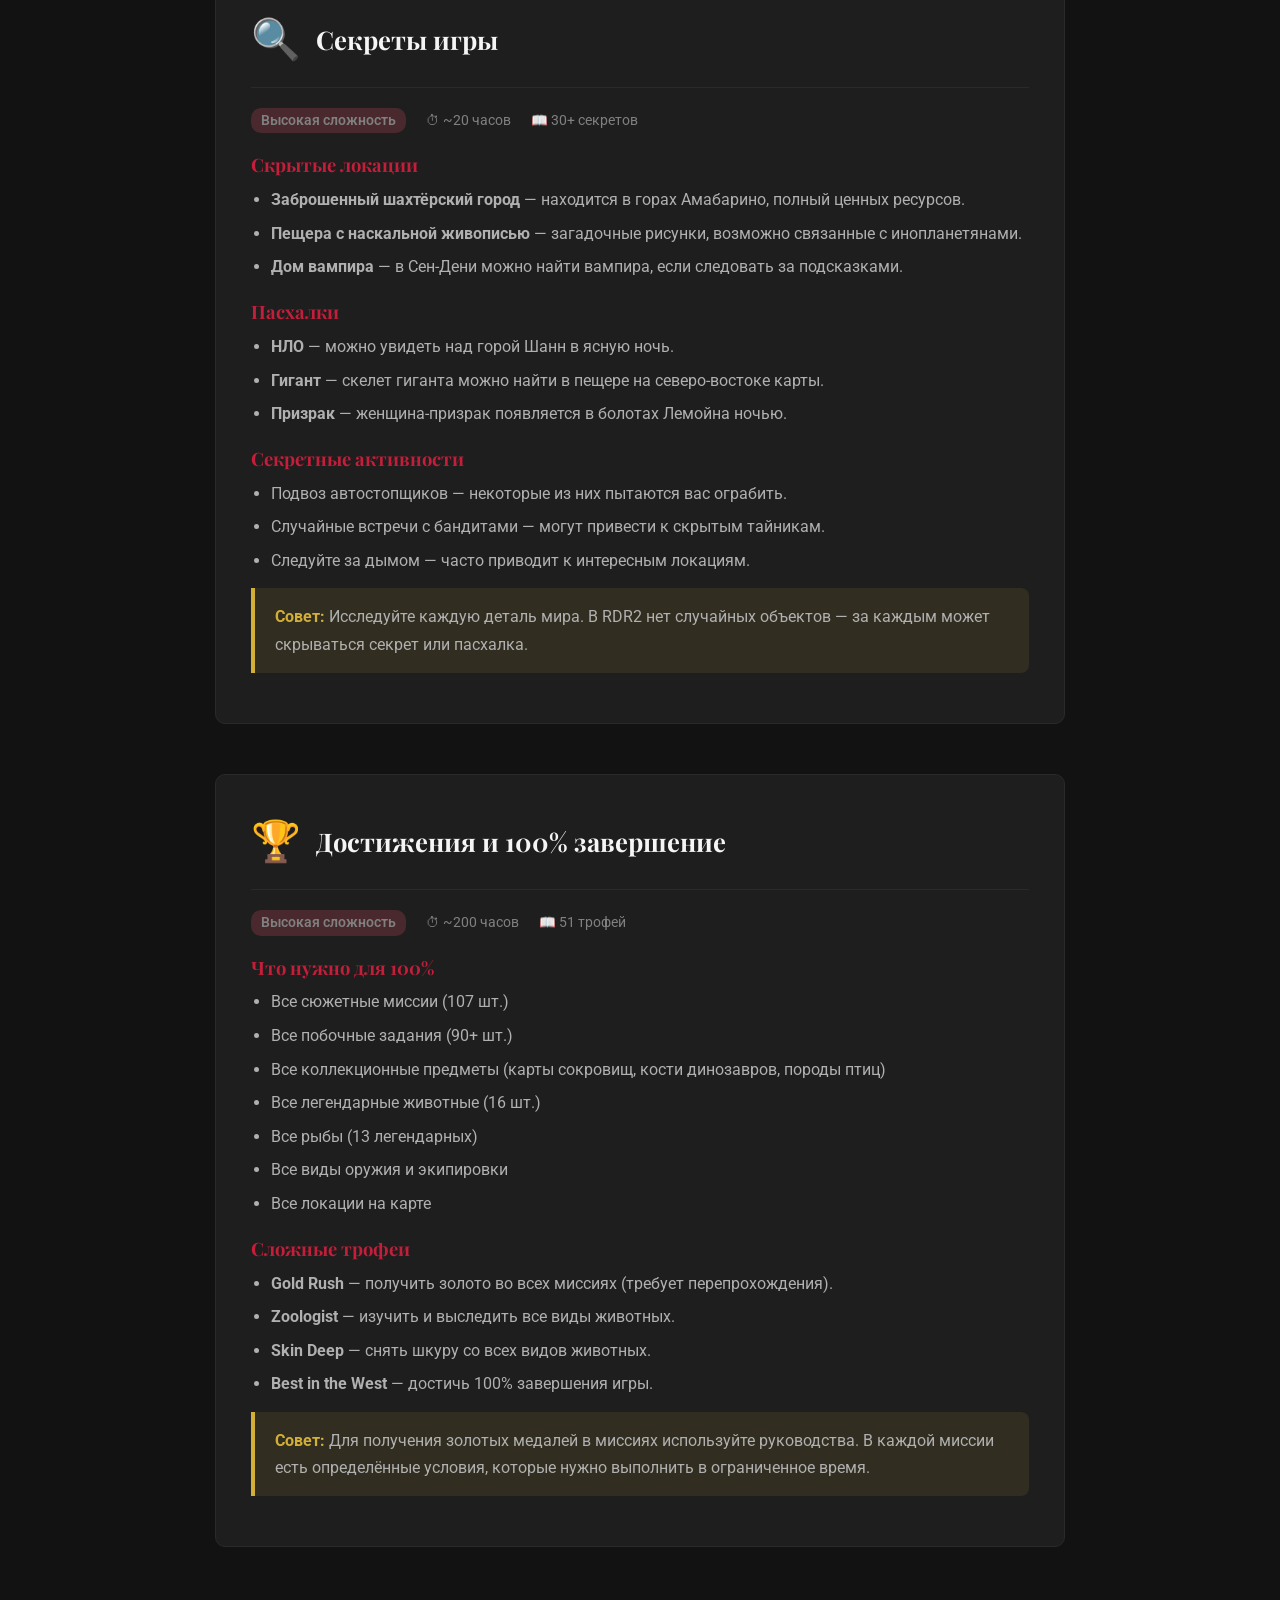
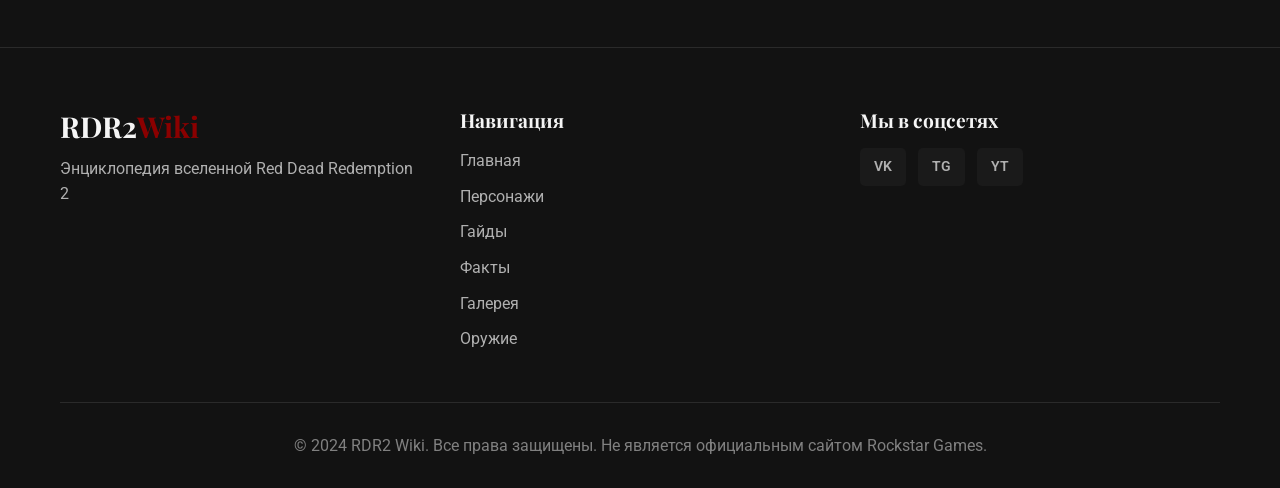
<file: guides.html>
<!DOCTYPE html>
<html lang="ru">
<head>
    <meta charset="UTF-8">
    <meta name="viewport" content="width=device-width, initial-scale=1.0">
    <title>Гайды и Руководства - RDR2 Encyclopedia</title>
    <link rel="stylesheet" href="styles.css">
    <link href="https://fonts.googleapis.com/css2?family=Playfair+Display:wght@400;700&family=Roboto:wght@300;400;500;700&display=swap" rel="stylesheet">
</head>
<body>
    <header class="header">
        <div class="container">
            <div class="header-content">
                <div class="logo">
                    <h1>RDR2<span>Wiki</span></h1>
                </div>
                <nav class="nav">
                    <ul class="nav-list">
                        <li><a href="index.html" class="nav-link">Главная</a></li>
                        <li><a href="characters.html" class="nav-link">Персонажи</a></li>
                        <li><a href="guides.html" class="nav-link active">Гайды</a></li>
                        <li><a href="facts.html" class="nav-link">Факты</a></li>
                        <li><a href="gallery.html" class="nav-link">Галерея</a></li>
                        <li><a href="weapons.html" class="nav-link">Оружие</a></li>
                    </ul>
                </nav>
                <button class="theme-toggle" aria-label="Сменить тему">
                    <span>🌙</span>
                    <span class="theme-toggle-track">
                        <span class="theme-toggle-thumb"></span>
                    </span>
                    <span>☀️</span>
                </button>
                <button class="mobile-menu-btn" aria-label="Меню">
                    <span></span>
                    <span></span>
                    <span></span>
                </button>
            </div>
        </div>
    </header>

    <div class="mobile-menu">
        <ul class="mobile-nav-list">
            <li><a href="index.html" class="mobile-nav-link">Главная</a></li>
            <li><a href="characters.html" class="mobile-nav-link">Персонажи</a></li>
            <li><a href="guides.html" class="mobile-nav-link">Гайды</a></li>
            <li><a href="facts.html" class="mobile-nav-link">Факты</a></li>
            <li><a href="gallery.html" class="mobile-nav-link">Галерея</a></li>
            <li><a href="weapons.html" class="mobile-nav-link">Оружие</a></li>
        </ul>
    </div>

    <section class="page-hero">
        <div class="hero-overlay"></div>
        <div class="container">
            <div class="page-hero-content">
                <h1>Гайды и Руководства</h1>
                <p>Полезные советы для выживания на Диком Западе</p>
            </div>
        </div>
    </section>

    <section class="section guides-page">
        <div class="container">
            <div class="guides-grid">
                <div class="guide-card">
                    <div class="guide-icon">🎯</div>
                    <h3>Прохождение игры</h3>
                    <p>Полное руководство по сюжетной кампании. Все миссии, выборы и концовки.</p>
                    <span class="guide-difficulty difficulty-medium">Средняя сложность</span>
                    <div class="guide-card-footer">
                        <span class="guide-time">⏱ ~60 часов</span>
                        <span class="guide-steps">6 глав</span>
                    </div>
                    <a href="#guide-prohozhdenie" class="guide-link">Читать гайд →</a>
                </div>

                <div class="guide-card">
                    <div class="guide-icon">💰</div>
                    <h3>Заработок денег</h3>
                    <p>Лучшие способы заработка: охота, ограбления, побочные миссии и инвестиции.</p>
                    <span class="guide-difficulty difficulty-easy">Низкая сложность</span>
                    <div class="guide-card-footer">
                        <span class="guide-time">⏱ ~10 часов</span>
                        <span class="guide-steps">8 методов</span>
                    </div>
                    <a href="#guide-money" class="guide-link">Читать гайд →</a>
                </div>

                <div class="guide-card">
                    <div class="guide-icon">🗺️</div>
                    <h3>Карта сокровищ</h3>
                    <p>Расположение всех сокровищ, коллекционных предметов и секретов на карте.</p>
                    <span class="guide-difficulty difficulty-hard">Высокая сложность</span>
                    <div class="guide-card-footer">
                        <span class="guide-time">⏱ ~15 часов</span>
                        <span class="guide-steps">20+ сокровищ</span>
                    </div>
                    <a href="#guide-treasures" class="guide-link">Читать гайд →</a>
                </div>

                <div class="guide-card">
                    <div class="guide-icon">🐴</div>
                    <h3>Всё о лошадях</h3>
                    <p>Породы лошадей, уход, приручение диких скакунов и лучшие характеристики.</p>
                    <span class="guide-difficulty difficulty-easy">Низкая сложность</span>
                    <div class="guide-card-footer">
                        <span class="guide-time">⏱ ~5 часов</span>
                        <span class="guide-steps">19 пород</span>
                    </div>
                    <a href="#guide-horses" class="guide-link">Читать гайд →</a>
                </div>

                <div class="guide-card">
                    <div class="guide-icon">⚔️</div>
                    <h3>Боевая система</h3>
                    <p>Мастерство стрельбы, оружие ближнего боя, Dead Eye и тактики выживания.</p>
                    <span class="guide-difficulty difficulty-medium">Средняя сложность</span>
                    <div class="guide-card-footer">
                        <span class="guide-time">⏱ ~3 часа</span>
                        <span class="guide-steps">5 разделов</span>
                    </div>
                    <a href="#guide-combat" class="guide-link">Читать гайд →</a>
                </div>

                <div class="guide-card">
                    <div class="guide-icon">🏆</div>
                    <h3>Достижения и трофеи</h3>
                    <p>Полный список достижений и пошаговое руководство к их получению.</p>
                    <span class="guide-difficulty difficulty-hard">Высокая сложность</span>
                    <div class="guide-card-footer">
                        <span class="guide-time">⏱ ~200 часов</span>
                        <span class="guide-steps">51 трофей</span>
                    </div>
                    <a href="#guide-completion" class="guide-link">Читать гайд →</a>
                </div>

                <div class="guide-card">
                    <div class="guide-icon">🔨</div>
                    <h3>Крафт и создание</h3>
                    <p>Рецепты крафта, создание патронов, еды, лекарств и улучшение снаряжения.</p>
                    <span class="guide-difficulty difficulty-medium">Средняя сложность</span>
                    <div class="guide-card-footer">
                        <span class="guide-time">⏱ ~8 часов</span>
                        <span class="guide-steps">50+ рецептов</span>
                    </div>
                    <a href="#guide-crafting" class="guide-link">Читать гайд →</a>
                </div>

                <div class="guide-card">
                    <div class="guide-icon">🔍</div>
                    <h3>Секреты игры</h3>
                    <p>Скрытые локации, пасхалки, необязательные активности и интересные находки.</p>
                    <span class="guide-difficulty difficulty-hard">Высокая сложность</span>
                    <div class="guide-card-footer">
                        <span class="guide-time">⏱ ~20 часов</span>
                        <span class="guide-steps">30+ секретов</span>
                    </div>
                    <a href="#guide-secrets" class="guide-link">Читать гайд →</a>
                </div>
            </div>
        </div>
    </section>

    <section class="section guide-content-section">
        <div class="container">
            <h2 class="section-title">Подробные руководства</h2>
            <p class="section-subtitle">Детальные гайды с пошаговыми инструкциями</p>

            <div id="guide-prohozhdenie" class="guide-article">
                <div class="guide-article-header">
                    <div class="guide-article-icon">🎯</div>
                    <h2>Прохождение сюжетной кампании</h2>
                </div>
                <div class="guide-meta">
                    <span class="difficulty difficulty-medium">Средняя сложность</span>
                    <span>⏱ ~60 часов</span>
                    <span>📖 6 глав + пролог + эпилог</span>
                </div>
                <p>Red Dead Redemption 2 разделена на несколько крупных глав, каждая из которых происходит в разных локациях и имеет свои уникальные миссии. Вот ключевые советы для прохождения:</p>
                <h3>Пролог: Colter (Зима 1899)</h3>
                <p>Обучающая глава. Выживайте в горах, следуйте за Датчем. Обязательно подберите всё оружие и припасы — они понадобятся.</p>
                <h3>Глава 1: Horseshoe Overlook</h3>
                <p>Первая полноценная стоянка. Знакомство с механиками игры. Рекомендуется выполнять все побочные активности.</p>
                <div class="guide-tip">
                    <p><strong>Совет:</strong> Не торопитесь с основными миссиями. Исследуйте мир, выполняйте просьбы членов банды — это повышает уровень чести и открывает уникальные диалоги.</p>
                </div>
                <h3>Глава 2-3: Clemens Point</h3>
                <p>Центральная часть игры. Здесь происходят ключевые сюжетные повороты. Особое внимание уделите ограблениям — они дают больше всего денег.</p>
                <h3>Глава 4-6: Продвижение по сюжету</h3>
                <p>История ускоряется. Ваши решения влияют на концовку. Поддерживайте высокий уровень чести для лучшей концовки.</p>
                <div class="guide-tip">
                    <p><strong>Совет:</strong> Делайте сейвы перед важными миссиями. Некоторые решения необратимы и влияют на доступность побочных заданий.</p>
                </div>
                <h3>Эпилог</h3>
                <p>После основной истории игра продолжается. Вы играете за Джона Марстона и можете завершить все оставшиеся активности.</p>
            </div>

            <div id="guide-money" class="guide-article">
                <div class="guide-article-header">
                    <div class="guide-article-icon">💰</div>
                    <h2>Как заработать деньги</h2>
                </div>
                <div class="guide-meta">
                    <span class="difficulty difficulty-easy">Низкая сложность</span>
                    <span>⏱ ~10 часов</span>
                    <span>📖 8 методов заработка</span>
                </div>
                <ol>
                    <li><strong>Охота и продажа шкур</strong> — самый надёжный доход. Охотитесь на бизонов, медведей и легендарных животных. Продавайте шкуры торговцу.</li>
                    <li><strong>Ограбления</strong> — поезда, банки, магазины. Требуют подготовки, но дают крупные суммы.</li>
                    <li><strong>Поиск сокровищ</strong> — карты сокровищ ведут к крупным суммам денег (до $1000 за одно сокровище).</li>
                    <li><strong>Побочные миссии</strong> — просьбы незнакомцев часто вознаграждаются деньгами и ценными предметами.</li>
                    <li><strong>Азартные игры</strong> — покер, блэкджек, кости. Рискованно, но при удаче приносит хороший доход.</li>
                    <li><strong>Торговля</strong> — покупайте дешёвые товары и перепродавайте в других городах с наценкой.</li>
                    <li><strong>Охота за головами</strong> — ловите преступников и сдавайте их шерифу.</li>
                    <li><strong>Продажа экипировки</strong> — снимайте ценные вещи с убитых врагов и продавайте.</li>
                </ol>
                <div class="guide-tip">
                    <p><strong>Совет:</strong> Лучший способ разбогатеть — найти все карты сокровищ. Они дают суммарно более $8000. Карты можно найти в скрытых локациях или купить у торговцев.</p>
                </div>
            </div>

            <div id="guide-horses" class="guide-article">
                <div class="guide-article-header">
                    <div class="guide-article-icon">🐴</div>
                    <h2>Всё о лошадях</h2>
                </div>
                <div class="guide-meta">
                    <span class="difficulty difficulty-easy">Низкая сложность</span>
                    <span>⏱ ~5 часов</span>
                    <span>📖 19 пород</span>
                </div>
                <p>Лошадь — главный инструмент передвижения. От её характеристик зависит скорость путешествий и выживание.</p>
                <h3>Лучшие породы</h3>
                <ul>
                    <li><strong>Missouri Fox Trotter</strong> — лучшая универсальная лошадь. Отличная скорость и выносливость.</li>
                    <li><strong>Arabian (White)</strong> — самая быстрая. Ловится в дикой природе у озера Айси-Инлет.</li>
                    <li><strong>Turkoman</strong> — отличный баланс скорости и здоровья. Идеальна для боя.</li>
                    <li><strong>Hungarian Halfbred</strong> — выносливая и бесстрашная. Не сбрасывает всадника под огнём.</li>
                </ul>
                <h3>Уход за лошадью</h3>
                <ul>
                    <li>Регулярно кормите лошадь (сено, овёс, морковь) — восстанавливает выносливость.</li>
                    <li>Чистите щёткой — повышает скорость восстановления выносливости и уровень связи.</li>
                    <li>Уровень связи (Bonding) открывает новые способности: компас, дрифт, призыв.</li>
                </ul>
                <div class="guide-tip">
                    <p><strong>Совет:</strong> Для приручения дикой лошади используйте лассо, медленно подходите, успокаивая голосом (клавиша G на ПК). Когда сядете верхом, удерживайте баланс.</p>
                </div>
            </div>

            <div id="guide-combat" class="guide-article">
                <div class="guide-article-header">
                    <div class="guide-article-icon">⚔️</div>
                    <h2>Боевая система</h2>
                </div>
                <div class="guide-meta">
                    <span class="difficulty difficulty-medium">Средняя сложность</span>
                    <span>⏱ ~3 часа</span>
                    <span>📖 5 разделов</span>
                </div>
                <h3>Dead Eye (Меткий глаз)</h3>
                <p>Ключевая механика игры. Замедляет время, позволяя метить врагов. Прокачивается через сюжет:</p>
                <ul>
                    <li><strong>Уровень 1:</strong> Автоматическая метка одной цели.</li>
                    <li><strong>Уровень 2:</strong> Ручная метка нескольких целей.</li>
                    <li><strong>Уровень 3:</strong> Возможность видеть слабые места (красные зоны).</li>
                    <li><strong>Уровень 4:</strong> Метки не пропадают после выстрела.</li>
                </ul>
                <h3>Укрытия</h3>
                <p>Используйте укрытия постоянно. Стрельба из укрытия даёт бонус к точности и снижает получаемый урон.</p>
                <h3>Типы боеприпасов</h3>
                <p>Переключайтесь между типами патронов в зависимости от ситуации: Express для урона, High Velocity для дальних дистанций, Split Point для экономии.</p>
                <div class="guide-tip">
                    <p><strong>Совет:</strong> Dead Eye лучше всего использовать против групп врагов. Включите его, пометьте всех противников и наблюдайте, как они падают один за другим.</p>
                </div>
            </div>

            <div id="guide-crafting" class="guide-article">
                <div class="guide-article-header">
                    <div class="guide-article-icon">🔨</div>
                    <h2>Крафт и создание</h2>
                </div>
                <div class="guide-meta">
                    <span class="difficulty difficulty-medium">Средняя сложность</span>
                    <span>⏱ ~8 часов</span>
                    <span>📖 50+ рецептов</span>
                </div>
                <h3>Крафт в лагере (Пирсон)</h3>
                <ul>
                    <li>Улучшения лагеря: тент, флаг, мешки для припасов.</li>
                    <li>Создание предметов из шкур: сумки, патронташи, улучшенные жилеты.</li>
                </ul>
                <h3>Крафт на костре</h3>
                <p>Доступен в любое время в дикой природе. Можно создавать:</p>
                <ul>
                    <li><strong>Еда:</strong> жареное мясо (восстанавливает здоровье), кофе (восстанавливает выносливость).</li>
                    <li><strong>Лекарства:</strong> тонизирующие средства, лекарства от отравления.</li>
                    <li><strong>Патроны:</strong> малые калибры, стрелы для лука.</li>
                </ul>
                <h3>Создание у Торговца (Fence)</h3>
                <p>У специальных торговцев можно создавать уникальные предметы из шкур легендарных животных:</p>
                <ul>
                    <li>Легендарная сумка — неограниченный запас предметов (важнее всего!).</li>
                    <li>Легендарные шляпы, жилеты, перчатки с уникальными свойствами.</li>
                </ul>
                <div class="guide-tip">
                    <p><strong>Совет:</strong> Легендарная сумка — абсолютный приоритет. Она позволяет носить с собой неограниченное количество всех предметов. Для её создания нужно убить всех легендарных животных.</p>
                </div>
            </div>

            <div id="guide-secrets" class="guide-article">
                <div class="guide-article-header">
                    <div class="guide-article-icon">🔍</div>
                    <h2>Секреты игры</h2>
                </div>
                <div class="guide-meta">
                    <span class="difficulty difficulty-hard">Высокая сложность</span>
                    <span>⏱ ~20 часов</span>
                    <span>📖 30+ секретов</span>
                </div>
                <h3>Скрытые локации</h3>
                <ul>
                    <li><strong>Заброшенный шахтёрский город</strong> — находится в горах Амабарино, полный ценных ресурсов.</li>
                    <li><strong>Пещера с наскальной живописью</strong> — загадочные рисунки, возможно связанные с инопланетянами.</li>
                    <li><strong>Дом вампира</strong> — в Сен-Дени можно найти вампира, если следовать за подсказками.</li>
                </ul>
                <h3>Пасхалки</h3>
                <ul>
                    <li><strong>НЛО</strong> — можно увидеть над горой Шанн в ясную ночь.</li>
                    <li><strong>Гигант</strong> — скелет гиганта можно найти в пещере на северо-востоке карты.</li>
                    <li><strong>Призрак</strong> — женщина-призрак появляется в болотах Лемойна ночью.</li>
                </ul>
                <h3>Секретные активности</h3>
                <ul>
                    <li>Подвоз автостопщиков — некоторые из них пытаются вас ограбить.</li>
                    <li>Случайные встречи с бандитами — могут привести к скрытым тайникам.</li>
                    <li>Следуйте за дымом — часто приводит к интересным локациям.</li>
                </ul>
                <div class="guide-tip">
                    <p><strong>Совет:</strong> Исследуйте каждую деталь мира. В RDR2 нет случайных объектов — за каждым может скрываться секрет или пасхалка.</p>
                </div>
            </div>

            <div id="guide-completion" class="guide-article">
                <div class="guide-article-header">
                    <div class="guide-article-icon">🏆</div>
                    <h2>Достижения и 100% завершение</h2>
                </div>
                <div class="guide-meta">
                    <span class="difficulty difficulty-hard">Высокая сложность</span>
                    <span>⏱ ~200 часов</span>
                    <span>📖 51 трофей</span>
                </div>
                <h3>Что нужно для 100%</h3>
                <ul>
                    <li>Все сюжетные миссии (107 шт.)</li>
                    <li>Все побочные задания (90+ шт.)</li>
                    <li>Все коллекционные предметы (карты сокровищ, кости динозавров, породы птиц)</li>
                    <li>Все легендарные животные (16 шт.)</li>
                    <li>Все рыбы (13 легендарных)</li>
                    <li>Все виды оружия и экипировки</li>
                    <li>Все локации на карте</li>
                </ul>
                <h3>Сложные трофеи</h3>
                <ul>
                    <li><strong>Gold Rush</strong> — получить золото во всех миссиях (требует перепрохождения).</li>
                    <li><strong>Zoologist</strong> — изучить и выследить все виды животных.</li>
                    <li><strong>Skin Deep</strong> — снять шкуру со всех видов животных.</li>
                    <li><strong>Best in the West</strong> — достичь 100% завершения игры.</li>
                </ul>
                <div class="guide-tip">
                    <p><strong>Совет:</strong> Для получения золотых медалей в миссиях используйте руководства. В каждой миссии есть определённые условия, которые нужно выполнить в ограниченное время.</p>
                </div>
            </div>
        </div>
    </section>

    <footer class="footer">
        <div class="container">
            <div class="footer-content">
                <div class="footer-logo">
                    <h2>RDR2<span>Wiki</span></h2>
                    <p>Энциклопедия вселенной Red Dead Redemption 2</p>
                </div>
                <div class="footer-links">
                    <h3>Навигация</h3>
                    <ul>
                        <li><a href="index.html">Главная</a></li>
                        <li><a href="characters.html">Персонажи</a></li>
                        <li><a href="guides.html">Гайды</a></li>
                        <li><a href="facts.html">Факты</a></li>
                        <li><a href="gallery.html">Галерея</a></li>
                        <li><a href="weapons.html">Оружие</a></li>
                    </ul>
                </div>
                <div class="footer-social">
                    <h3>Мы в соцсетях</h3>
                    <div class="social-icons">
                        <a href="#" class="social-icon">VK</a>
                        <a href="#" class="social-icon">TG</a>
                        <a href="#" class="social-icon">YT</a>
                    </div>
                </div>
            </div>
            <div class="footer-bottom">
                <p>&copy; 2024 RDR2 Wiki. Все права защищены. Не является официальным сайтом Rockstar Games.</p>
            </div>
        </div>
    </footer>

    <script src="script.js"></script>
</body>
</html>
</file>
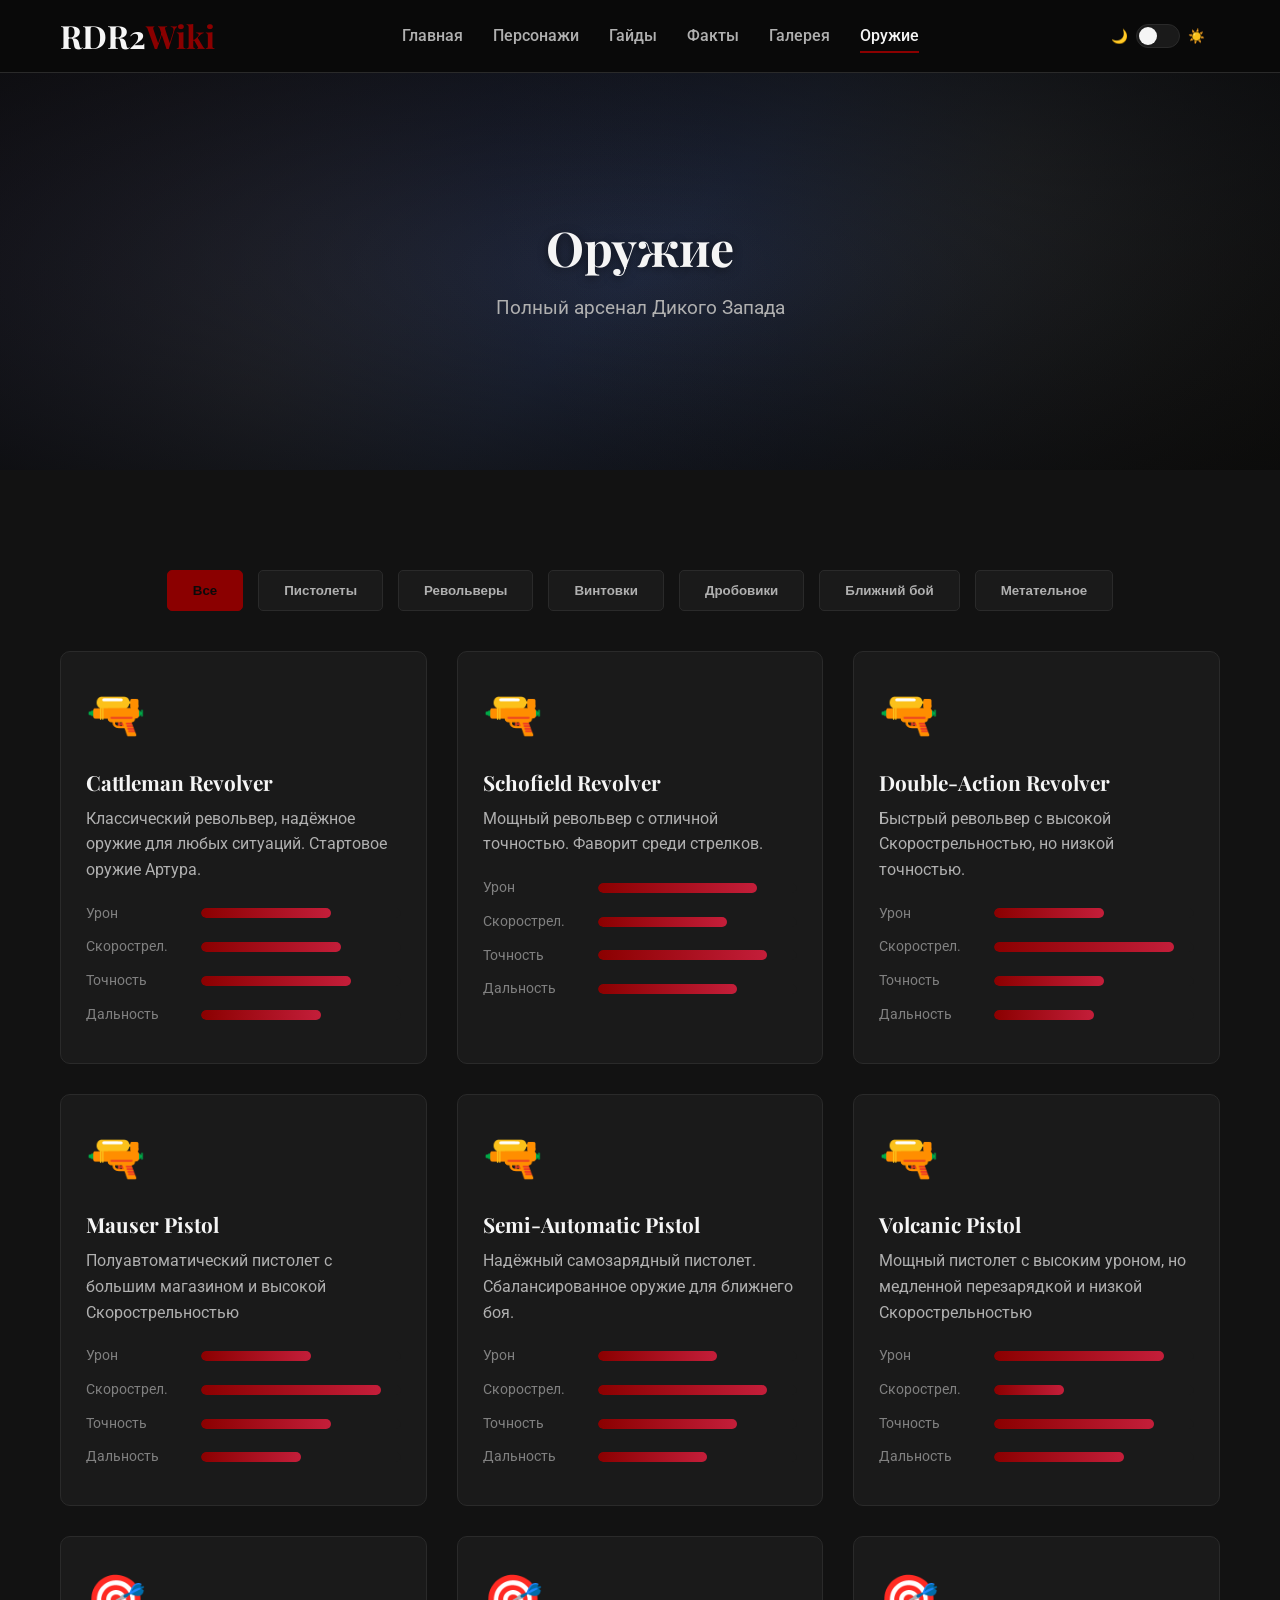
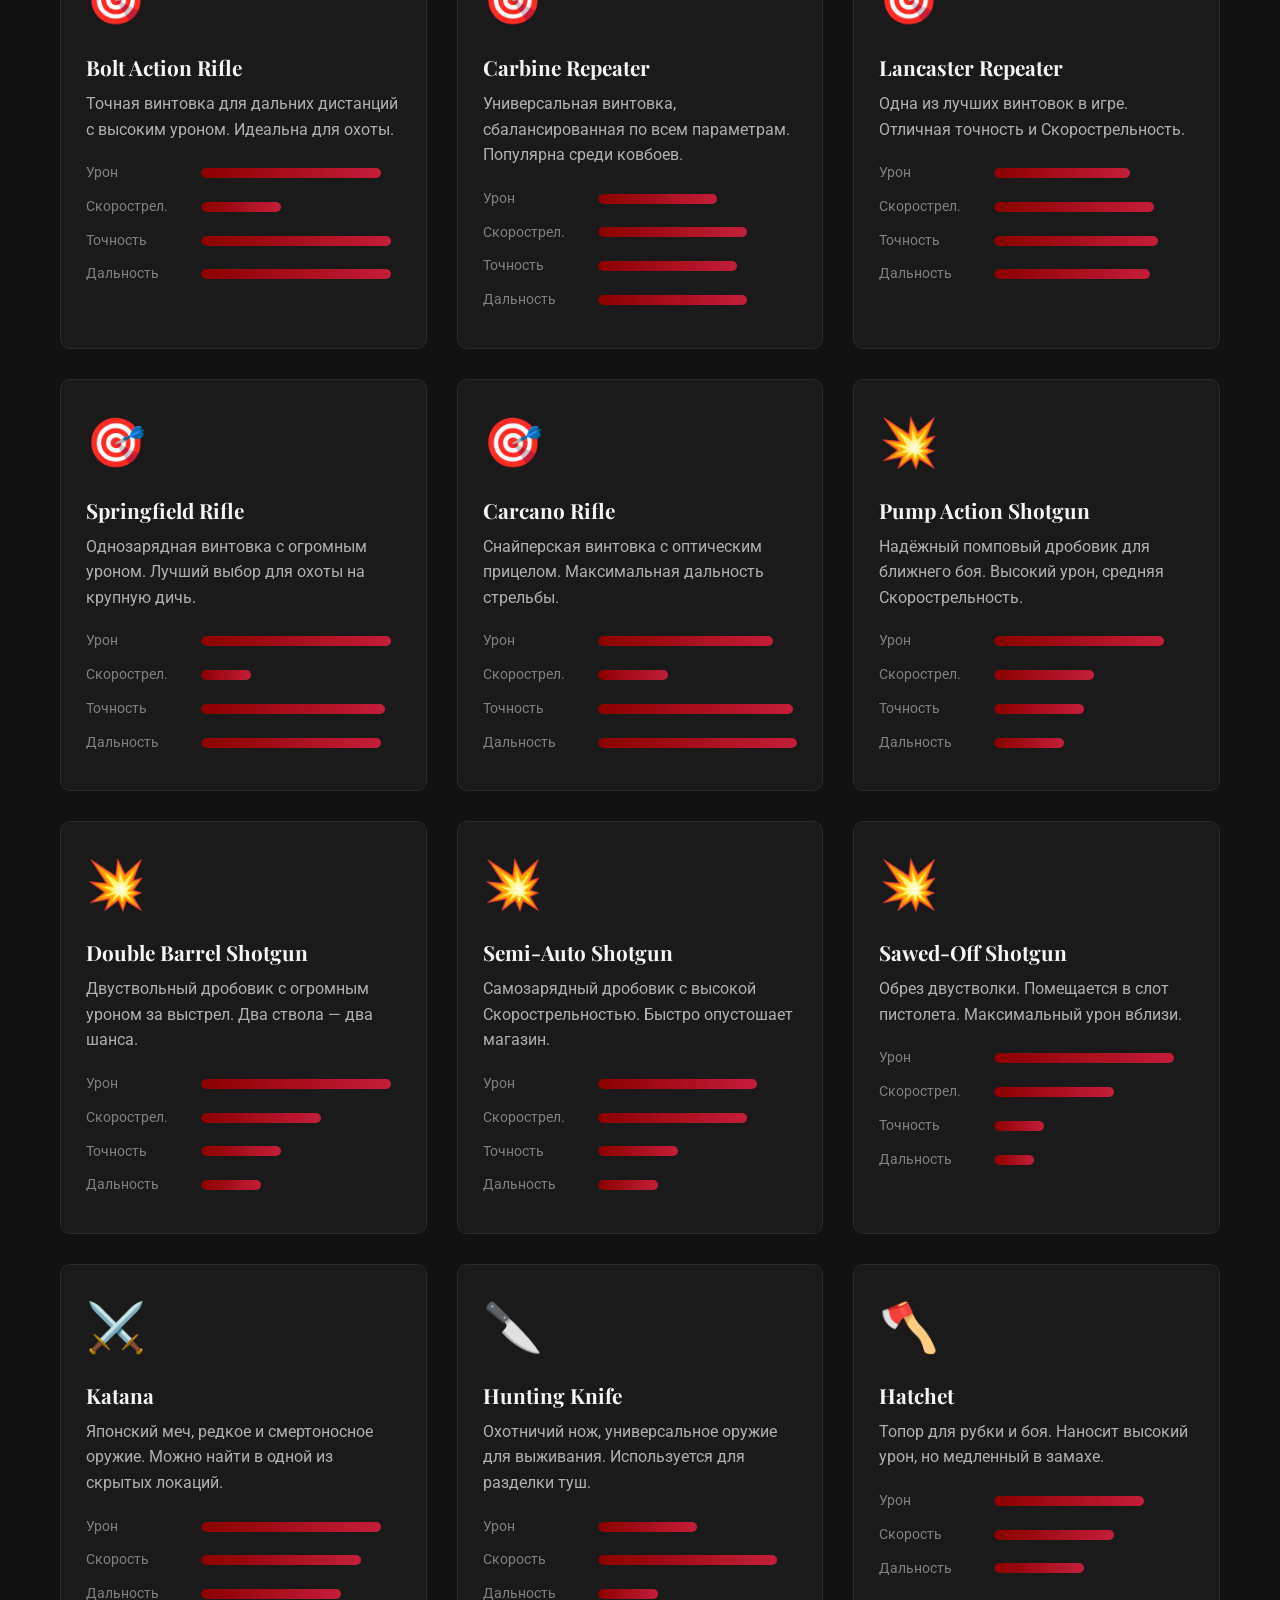
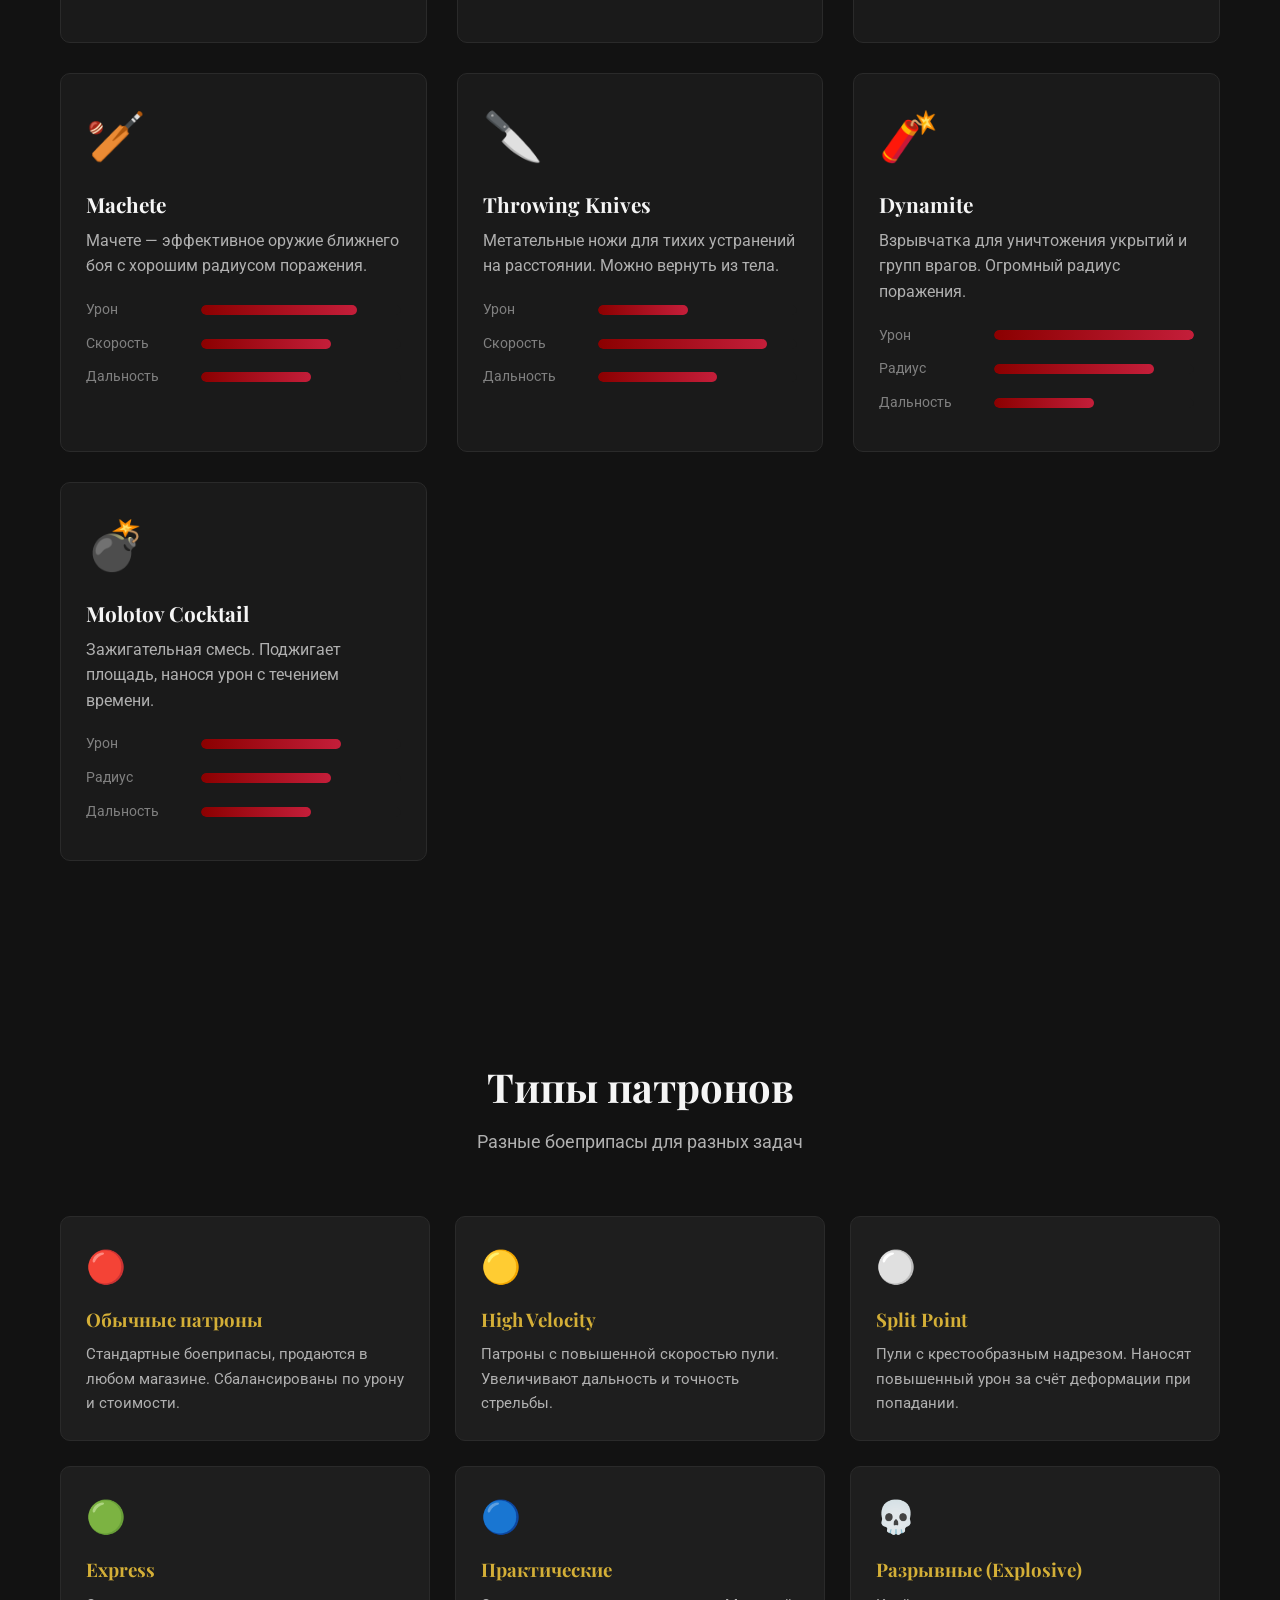
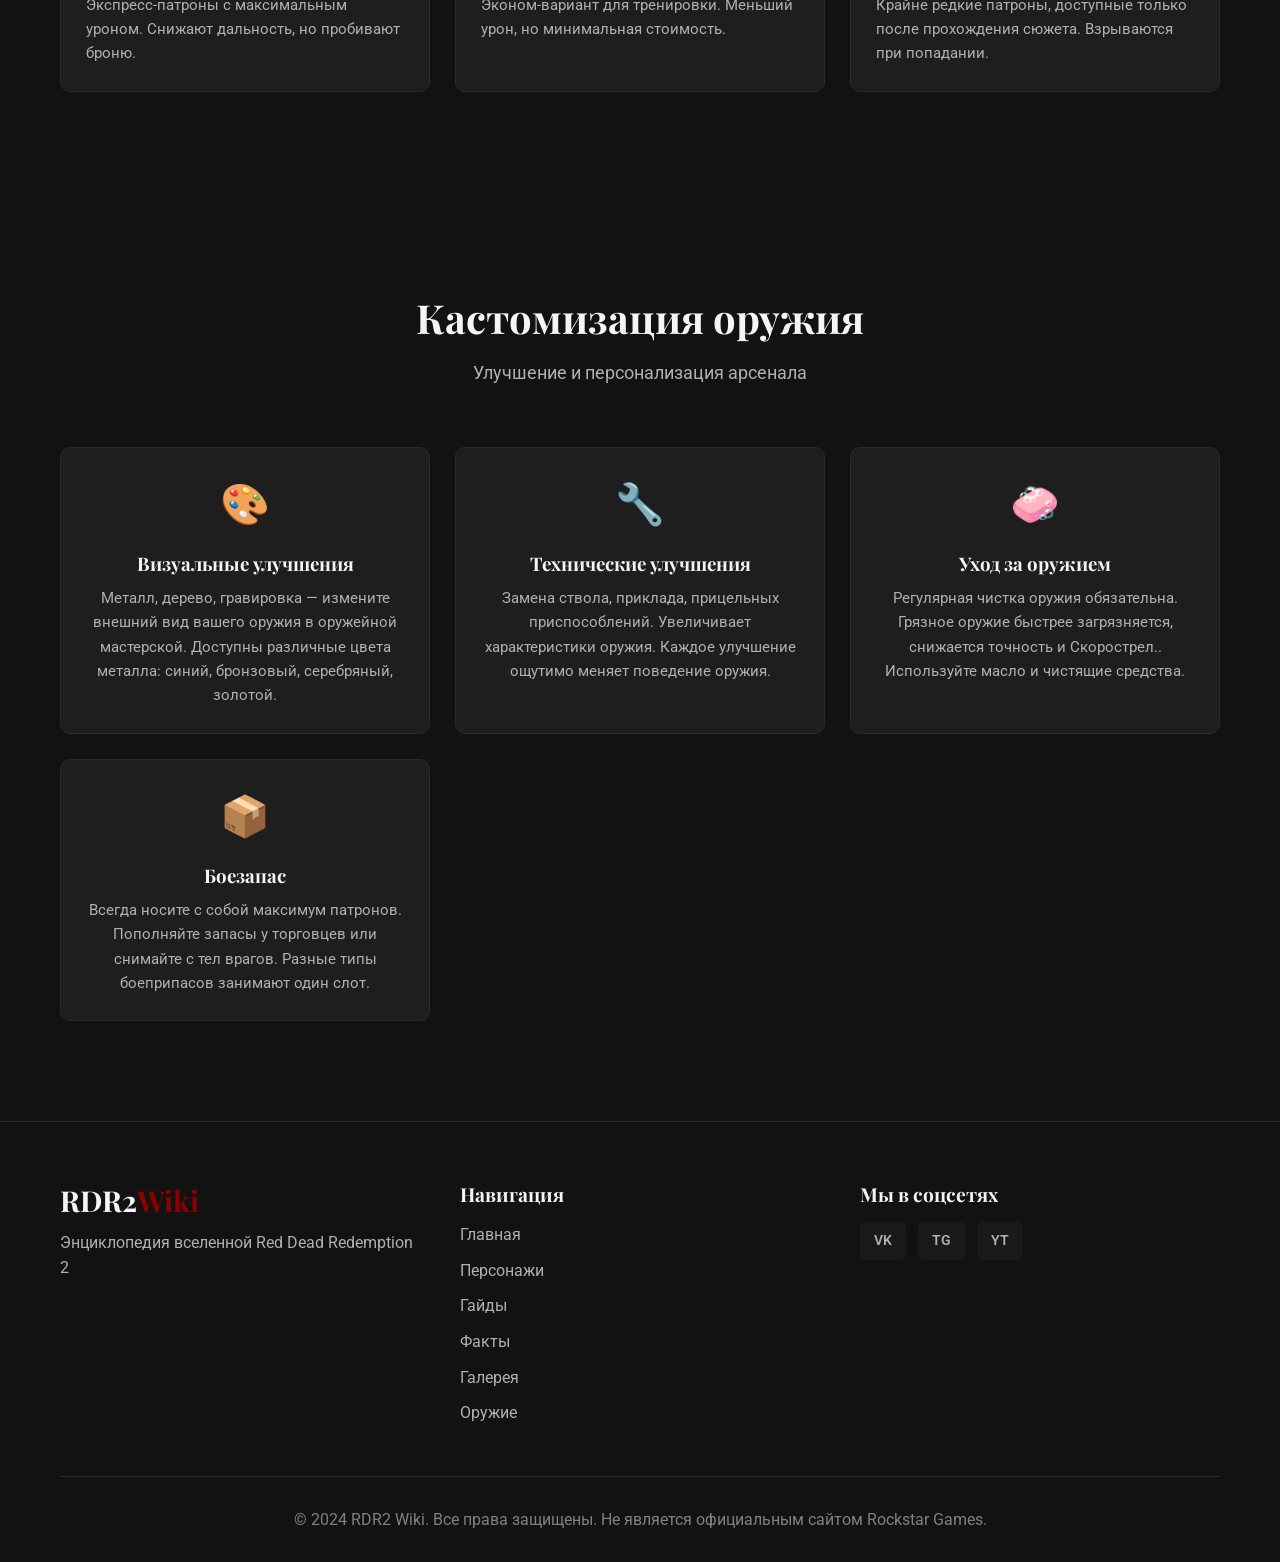
<file: weapons.html>
<!DOCTYPE html>
<html lang="ru">
<head>
    <meta charset="UTF-8">
    <meta name="viewport" content="width=device-width, initial-scale=1.0">
    <title>Оружие - RDR2 Encyclopedia</title>
    <link rel="stylesheet" href="styles.css">
    <link href="https://fonts.googleapis.com/css2?family=Playfair+Display:wght@400;700&family=Roboto:wght@300;400;500;700&display=swap" rel="stylesheet">
</head>
<body>
    <header class="header">
        <div class="container">
            <div class="header-content">
                <div class="logo">
                    <h1>RDR2<span>Wiki</span></h1>
                </div>
                <nav class="nav">
                    <ul class="nav-list">
                        <li><a href="index.html" class="nav-link">Главная</a></li>
                        <li><a href="characters.html" class="nav-link">Персонажи</a></li>
                        <li><a href="guides.html" class="nav-link">Гайды</a></li>
                        <li><a href="facts.html" class="nav-link">Факты</a></li>
                        <li><a href="gallery.html" class="nav-link">Галерея</a></li>
                        <li><a href="weapons.html" class="nav-link active">Оружие</a></li>
                    </ul>
                </nav>
                <button class="theme-toggle" aria-label="Сменить тему">
                    <span>🌙</span>
                    <span class="theme-toggle-track">
                        <span class="theme-toggle-thumb"></span>
                    </span>
                    <span>☀️</span>
                </button>
                <button class="mobile-menu-btn" aria-label="Меню">
                    <span></span>
                    <span></span>
                    <span></span>
                </button>
            </div>
        </div>
    </header>

    <div class="mobile-menu">
        <ul class="mobile-nav-list">
            <li><a href="index.html" class="mobile-nav-link">Главная</a></li>
            <li><a href="characters.html" class="mobile-nav-link">Персонажи</a></li>
            <li><a href="guides.html" class="mobile-nav-link">Гайды</a></li>
            <li><a href="facts.html" class="mobile-nav-link">Факты</a></li>
            <li><a href="gallery.html" class="mobile-nav-link">Галерея</a></li>
            <li><a href="weapons.html" class="mobile-nav-link">Оружие</a></li>
        </ul>
    </div>

    <section class="page-hero">
        <div class="hero-overlay"></div>
        <div class="container">
            <div class="page-hero-content">
                <h1>Оружие</h1>
                <p>Полный арсенал Дикого Запада</p>
            </div>
        </div>
    </section>

    <section class="section weapons-page">
        <div class="container">
            <div class="filter-container">
                <button class="filter-btn active" data-filter="all">Все</button>
                <button class="filter-btn" data-filter="pistols">Пистолеты</button>
                <button class="filter-btn" data-filter="revolvers">Револьверы</button>
                <button class="filter-btn" data-filter="rifles">Винтовки</button>
                <button class="filter-btn" data-filter="shotguns">Дробовики</button>
                <button class="filter-btn" data-filter="melee">Ближний бой</button>
                <button class="filter-btn" data-filter="throwing">Метательное</button>
            </div>

            <div class="weapons-grid-full">
                <div class="weapon-card" data-category="revolvers">
                    <div class="weapon-icon">🔫</div>
                    <h3>Cattleman Revolver</h3>
                    <p>Классический револьвер, надёжное оружие для любых ситуаций. Стартовое оружие Артура.</p>
                    <div class="weapon-stats-detailed">
                        <div class="stat-row">
                            <span>Урон</span>
                            <div class="progress-bar"><div class="progress" style="width: 65%;"></div></div>
                        </div>
                        <div class="stat-row">
                            <span>Скорострел.</span>
                            <div class="progress-bar"><div class="progress" style="width: 70%;"></div></div>
                        </div>
                        <div class="stat-row">
                            <span>Точность</span>
                            <div class="progress-bar"><div class="progress" style="width: 75%;"></div></div>
                        </div>
                        <div class="stat-row">
                            <span>Дальность</span>
                            <div class="progress-bar"><div class="progress" style="width: 60%;"></div></div>
                        </div>
                    </div>
                </div>

                <div class="weapon-card" data-category="revolvers">
                    <div class="weapon-icon">🔫</div>
                    <h3>Schofield Revolver</h3>
                    <p>Мощный револьвер с отличной точностью. Фаворит среди стрелков.</p>
                    <div class="weapon-stats-detailed">
                        <div class="stat-row">
                            <span>Урон</span>
                            <div class="progress-bar"><div class="progress" style="width: 80%;"></div></div>
                        </div>
                        <div class="stat-row">
                            <span>Скорострел.</span>
                            <div class="progress-bar"><div class="progress" style="width: 65%;"></div></div>
                        </div>
                        <div class="stat-row">
                            <span>Точность</span>
                            <div class="progress-bar"><div class="progress" style="width: 85%;"></div></div>
                        </div>
                        <div class="stat-row">
                            <span>Дальность</span>
                            <div class="progress-bar"><div class="progress" style="width: 70%;"></div></div>
                        </div>
                    </div>
                </div>

                <div class="weapon-card" data-category="revolvers">
                    <div class="weapon-icon">🔫</div>
                    <h3>Double-Action Revolver</h3>
                    <p>Быстрый револьвер с высокой Скорострельностью, но низкой точностью.</p>
                    <div class="weapon-stats-detailed">
                        <div class="stat-row">
                            <span>Урон</span>
                            <div class="progress-bar"><div class="progress" style="width: 55%;"></div></div>
                        </div>
                        <div class="stat-row">
                            <span>Скорострел.</span>
                            <div class="progress-bar"><div class="progress" style="width: 90%;"></div></div>
                        </div>
                        <div class="stat-row">
                            <span>Точность</span>
                            <div class="progress-bar"><div class="progress" style="width: 55%;"></div></div>
                        </div>
                        <div class="stat-row">
                            <span>Дальность</span>
                            <div class="progress-bar"><div class="progress" style="width: 50%;"></div></div>
                        </div>
                    </div>
                </div>

                <div class="weapon-card" data-category="pistols">
                    <div class="weapon-icon">🔫</div>
                    <h3>Mauser Pistol</h3>
                    <p>Полуавтоматический пистолет с большим магазином и высокой Скорострельностью</p>
                    <div class="weapon-stats-detailed">
                        <div class="stat-row">
                            <span>Урон</span>
                            <div class="progress-bar"><div class="progress" style="width: 55%;"></div></div>
                        </div>
                        <div class="stat-row">
                            <span>Скорострел.</span>
                            <div class="progress-bar"><div class="progress" style="width: 90%;"></div></div>
                        </div>
                        <div class="stat-row">
                            <span>Точность</span>
                            <div class="progress-bar"><div class="progress" style="width: 65%;"></div></div>
                        </div>
                        <div class="stat-row">
                            <span>Дальность</span>
                            <div class="progress-bar"><div class="progress" style="width: 50%;"></div></div>
                        </div>
                    </div>
                </div>

                <div class="weapon-card" data-category="pistols">
                    <div class="weapon-icon">🔫</div>
                    <h3>Semi-Automatic Pistol</h3>
                    <p>Надёжный самозарядный пистолет. Сбалансированное оружие для ближнего боя.</p>
                    <div class="weapon-stats-detailed">
                        <div class="stat-row">
                            <span>Урон</span>
                            <div class="progress-bar"><div class="progress" style="width: 60%;"></div></div>
                        </div>
                        <div class="stat-row">
                            <span>Скорострел.</span>
                            <div class="progress-bar"><div class="progress" style="width: 85%;"></div></div>
                        </div>
                        <div class="stat-row">
                            <span>Точность</span>
                            <div class="progress-bar"><div class="progress" style="width: 70%;"></div></div>
                        </div>
                        <div class="stat-row">
                            <span>Дальность</span>
                            <div class="progress-bar"><div class="progress" style="width: 55%;"></div></div>
                        </div>
                    </div>
                </div>

                <div class="weapon-card" data-category="pistols">
                    <div class="weapon-icon">🔫</div>
                    <h3>Volcanic Pistol</h3>
                    <p>Мощный пистолет с высоким уроном, но медленной перезарядкой и низкой Скорострельностью</p>
                    <div class="weapon-stats-detailed">
                        <div class="stat-row">
                            <span>Урон</span>
                            <div class="progress-bar"><div class="progress" style="width: 85%;"></div></div>
                        </div>
                        <div class="stat-row">
                            <span>Скорострел.</span>
                            <div class="progress-bar"><div class="progress" style="width: 35%;"></div></div>
                        </div>
                        <div class="stat-row">
                            <span>Точность</span>
                            <div class="progress-bar"><div class="progress" style="width: 80%;"></div></div>
                        </div>
                        <div class="stat-row">
                            <span>Дальность</span>
                            <div class="progress-bar"><div class="progress" style="width: 65%;"></div></div>
                        </div>
                    </div>
                </div>

                <div class="weapon-card" data-category="rifles">
                    <div class="weapon-icon">🎯</div>
                    <h3>Bolt Action Rifle</h3>
                    <p>Точная винтовка для дальних дистанций с высоким уроном. Идеальна для охоты.</p>
                    <div class="weapon-stats-detailed">
                        <div class="stat-row">
                            <span>Урон</span>
                            <div class="progress-bar"><div class="progress" style="width: 90%;"></div></div>
                        </div>
                        <div class="stat-row">
                            <span>Скорострел.</span>
                            <div class="progress-bar"><div class="progress" style="width: 40%;"></div></div>
                        </div>
                        <div class="stat-row">
                            <span>Точность</span>
                            <div class="progress-bar"><div class="progress" style="width: 95%;"></div></div>
                        </div>
                        <div class="stat-row">
                            <span>Дальность</span>
                            <div class="progress-bar"><div class="progress" style="width: 95%;"></div></div>
                        </div>
                    </div>
                </div>

                <div class="weapon-card" data-category="rifles">
                    <div class="weapon-icon">🎯</div>
                    <h3>Carbine Repeater</h3>
                    <p>Универсальная винтовка, сбалансированная по всем параметрам. Популярна среди ковбоев.</p>
                    <div class="weapon-stats-detailed">
                        <div class="stat-row">
                            <span>Урон</span>
                            <div class="progress-bar"><div class="progress" style="width: 60%;"></div></div>
                        </div>
                        <div class="stat-row">
                            <span>Скорострел.</span>
                            <div class="progress-bar"><div class="progress" style="width: 75%;"></div></div>
                        </div>
                        <div class="stat-row">
                            <span>Точность</span>
                            <div class="progress-bar"><div class="progress" style="width: 70%;"></div></div>
                        </div>
                        <div class="stat-row">
                            <span>Дальность</span>
                            <div class="progress-bar"><div class="progress" style="width: 75%;"></div></div>
                        </div>
                    </div>
                </div>

                <div class="weapon-card" data-category="rifles">
                    <div class="weapon-icon">🎯</div>
                    <h3>Lancaster Repeater</h3>
                    <p>Одна из лучших винтовок в игре. Отличная точность и Скорострельность.</p>
                    <div class="weapon-stats-detailed">
                        <div class="stat-row">
                            <span>Урон</span>
                            <div class="progress-bar"><div class="progress" style="width: 68%;"></div></div>
                        </div>
                        <div class="stat-row">
                            <span>Скорострел.</span>
                            <div class="progress-bar"><div class="progress" style="width: 80%;"></div></div>
                        </div>
                        <div class="stat-row">
                            <span>Точность</span>
                            <div class="progress-bar"><div class="progress" style="width: 82%;"></div></div>
                        </div>
                        <div class="stat-row">
                            <span>Дальность</span>
                            <div class="progress-bar"><div class="progress" style="width: 78%;"></div></div>
                        </div>
                    </div>
                </div>

                <div class="weapon-card" data-category="rifles">
                    <div class="weapon-icon">🎯</div>
                    <h3>Springfield Rifle</h3>
                    <p>Однозарядная винтовка с огромным уроном. Лучший выбор для охоты на крупную дичь.</p>
                    <div class="weapon-stats-detailed">
                        <div class="stat-row">
                            <span>Урон</span>
                            <div class="progress-bar"><div class="progress" style="width: 95%;"></div></div>
                        </div>
                        <div class="stat-row">
                            <span>Скорострел.</span>
                            <div class="progress-bar"><div class="progress" style="width: 25%;"></div></div>
                        </div>
                        <div class="stat-row">
                            <span>Точность</span>
                            <div class="progress-bar"><div class="progress" style="width: 92%;"></div></div>
                        </div>
                        <div class="stat-row">
                            <span>Дальность</span>
                            <div class="progress-bar"><div class="progress" style="width: 90%;"></div></div>
                        </div>
                    </div>
                </div>

                <div class="weapon-card" data-category="rifles">
                    <div class="weapon-icon">🎯</div>
                    <h3>Carcano Rifle</h3>
                    <p>Снайперская винтовка с оптическим прицелом. Максимальная дальность стрельбы.</p>
                    <div class="weapon-stats-detailed">
                        <div class="stat-row">
                            <span>Урон</span>
                            <div class="progress-bar"><div class="progress" style="width: 88%;"></div></div>
                        </div>
                        <div class="stat-row">
                            <span>Скорострел.</span>
                            <div class="progress-bar"><div class="progress" style="width: 35%;"></div></div>
                        </div>
                        <div class="stat-row">
                            <span>Точность</span>
                            <div class="progress-bar"><div class="progress" style="width: 98%;"></div></div>
                        </div>
                        <div class="stat-row">
                            <span>Дальность</span>
                            <div class="progress-bar"><div class="progress" style="width: 100%;"></div></div>
                        </div>
                    </div>
                </div>

                <div class="weapon-card" data-category="shotguns">
                    <div class="weapon-icon">💥</div>
                    <h3>Pump Action Shotgun</h3>
                    <p>Надёжный помповый дробовик для ближнего боя. Высокий урон, средняя Скорострельность.</p>
                    <div class="weapon-stats-detailed">
                        <div class="stat-row">
                            <span>Урон</span>
                            <div class="progress-bar"><div class="progress" style="width: 85%;"></div></div>
                        </div>
                        <div class="stat-row">
                            <span>Скорострел.</span>
                            <div class="progress-bar"><div class="progress" style="width: 50%;"></div></div>
                        </div>
                        <div class="stat-row">
                            <span>Точность</span>
                            <div class="progress-bar"><div class="progress" style="width: 45%;"></div></div>
                        </div>
                        <div class="stat-row">
                            <span>Дальность</span>
                            <div class="progress-bar"><div class="progress" style="width: 35%;"></div></div>
                        </div>
                    </div>
                </div>

                <div class="weapon-card" data-category="shotguns">
                    <div class="weapon-icon">💥</div>
                    <h3>Double Barrel Shotgun</h3>
                    <p>Двуствольный дробовик с огромным уроном за выстрел. Два ствола — два шанса.</p>
                    <div class="weapon-stats-detailed">
                        <div class="stat-row">
                            <span>Урон</span>
                            <div class="progress-bar"><div class="progress" style="width: 95%;"></div></div>
                        </div>
                        <div class="stat-row">
                            <span>Скорострел.</span>
                            <div class="progress-bar"><div class="progress" style="width: 60%;"></div></div>
                        </div>
                        <div class="stat-row">
                            <span>Точность</span>
                            <div class="progress-bar"><div class="progress" style="width: 40%;"></div></div>
                        </div>
                        <div class="stat-row">
                            <span>Дальность</span>
                            <div class="progress-bar"><div class="progress" style="width: 30%;"></div></div>
                        </div>
                    </div>
                </div>

                <div class="weapon-card" data-category="shotguns">
                    <div class="weapon-icon">💥</div>
                    <h3>Semi-Auto Shotgun</h3>
                    <p>Самозарядный дробовик с высокой Скорострельностью. Быстро опустошает магазин.</p>
                    <div class="weapon-stats-detailed">
                        <div class="stat-row">
                            <span>Урон</span>
                            <div class="progress-bar"><div class="progress" style="width: 80%;"></div></div>
                        </div>
                        <div class="stat-row">
                            <span>Скорострел.</span>
                            <div class="progress-bar"><div class="progress" style="width: 75%;"></div></div>
                        </div>
                        <div class="stat-row">
                            <span>Точность</span>
                            <div class="progress-bar"><div class="progress" style="width: 40%;"></div></div>
                        </div>
                        <div class="stat-row">
                            <span>Дальность</span>
                            <div class="progress-bar"><div class="progress" style="width: 30%;"></div></div>
                        </div>
                    </div>
                </div>

                <div class="weapon-card" data-category="shotguns">
                    <div class="weapon-icon">💥</div>
                    <h3>Sawed-Off Shotgun</h3>
                    <p>Обрез двустволки. Помещается в слот пистолета. Максимальный урон вблизи.</p>
                    <div class="weapon-stats-detailed">
                        <div class="stat-row">
                            <span>Урон</span>
                            <div class="progress-bar"><div class="progress" style="width: 90%;"></div></div>
                        </div>
                        <div class="stat-row">
                            <span>Скорострел.</span>
                            <div class="progress-bar"><div class="progress" style="width: 60%;"></div></div>
                        </div>
                        <div class="stat-row">
                            <span>Точность</span>
                            <div class="progress-bar"><div class="progress" style="width: 25%;"></div></div>
                        </div>
                        <div class="stat-row">
                            <span>Дальность</span>
                            <div class="progress-bar"><div class="progress" style="width: 20%;"></div></div>
                        </div>
                    </div>
                </div>

                <div class="weapon-card" data-category="melee">
                    <div class="weapon-icon">⚔️</div>
                    <h3>Katana</h3>
                    <p>Японский меч, редкое и смертоносное оружие. Можно найти в одной из скрытых локаций.</p>
                    <div class="weapon-stats-detailed">
                        <div class="stat-row">
                            <span>Урон</span>
                            <div class="progress-bar"><div class="progress" style="width: 90%;"></div></div>
                        </div>
                        <div class="stat-row">
                            <span>Скорость</span>
                            <div class="progress-bar"><div class="progress" style="width: 80%;"></div></div>
                        </div>
                        <div class="stat-row">
                            <span>Дальность</span>
                            <div class="progress-bar"><div class="progress" style="width: 70%;"></div></div>
                        </div>
                    </div>
                </div>

                <div class="weapon-card" data-category="melee">
                    <div class="weapon-icon">🔪</div>
                    <h3>Hunting Knife</h3>
                    <p>Охотничий нож, универсальное оружие для выживания. Используется для разделки туш.</p>
                    <div class="weapon-stats-detailed">
                        <div class="stat-row">
                            <span>Урон</span>
                            <div class="progress-bar"><div class="progress" style="width: 50%;"></div></div>
                        </div>
                        <div class="stat-row">
                            <span>Скорость</span>
                            <div class="progress-bar"><div class="progress" style="width: 90%;"></div></div>
                        </div>
                        <div class="stat-row">
                            <span>Дальность</span>
                            <div class="progress-bar"><div class="progress" style="width: 30%;"></div></div>
                        </div>
                    </div>
                </div>

                <div class="weapon-card" data-category="melee">
                    <div class="weapon-icon">🪓</div>
                    <h3>Hatchet</h3>
                    <p>Топор для рубки и боя. Наносит высокий урон, но медленный в замахе.</p>
                    <div class="weapon-stats-detailed">
                        <div class="stat-row">
                            <span>Урон</span>
                            <div class="progress-bar"><div class="progress" style="width: 75%;"></div></div>
                        </div>
                        <div class="stat-row">
                            <span>Скорость</span>
                            <div class="progress-bar"><div class="progress" style="width: 60%;"></div></div>
                        </div>
                        <div class="stat-row">
                            <span>Дальность</span>
                            <div class="progress-bar"><div class="progress" style="width: 45%;"></div></div>
                        </div>
                    </div>
                </div>

                <div class="weapon-card" data-category="melee">
                    <div class="weapon-icon">🏏</div>
                    <h3>Machete</h3>
                    <p>Мачете — эффективное оружие ближнего боя с хорошим радиусом поражения.</p>
                    <div class="weapon-stats-detailed">
                        <div class="stat-row">
                            <span>Урон</span>
                            <div class="progress-bar"><div class="progress" style="width: 78%;"></div></div>
                        </div>
                        <div class="stat-row">
                            <span>Скорость</span>
                            <div class="progress-bar"><div class="progress" style="width: 65%;"></div></div>
                        </div>
                        <div class="stat-row">
                            <span>Дальность</span>
                            <div class="progress-bar"><div class="progress" style="width: 55%;"></div></div>
                        </div>
                    </div>
                </div>

                <div class="weapon-card" data-category="throwing">
                    <div class="weapon-icon">🔪</div>
                    <h3>Throwing Knives</h3>
                    <p>Метательные ножи для тихих устранений на расстоянии. Можно вернуть из тела.</p>
                    <div class="weapon-stats-detailed">
                        <div class="stat-row">
                            <span>Урон</span>
                            <div class="progress-bar"><div class="progress" style="width: 45%;"></div></div>
                        </div>
                        <div class="stat-row">
                            <span>Скорость</span>
                            <div class="progress-bar"><div class="progress" style="width: 85%;"></div></div>
                        </div>
                        <div class="stat-row">
                            <span>Дальность</span>
                            <div class="progress-bar"><div class="progress" style="width: 60%;"></div></div>
                        </div>
                    </div>
                </div>

                <div class="weapon-card" data-category="throwing">
                    <div class="weapon-icon">🧨</div>
                    <h3>Dynamite</h3>
                    <p>Взрывчатка для уничтожения укрытий и групп врагов. Огромный радиус поражения.</p>
                    <div class="weapon-stats-detailed">
                        <div class="stat-row">
                            <span>Урон</span>
                            <div class="progress-bar"><div class="progress" style="width: 100%;"></div></div>
                        </div>
                        <div class="stat-row">
                            <span>Радиус</span>
                            <div class="progress-bar"><div class="progress" style="width: 80%;"></div></div>
                        </div>
                        <div class="stat-row">
                            <span>Дальность</span>
                            <div class="progress-bar"><div class="progress" style="width: 50%;"></div></div>
                        </div>
                    </div>
                </div>

                <div class="weapon-card" data-category="throwing">
                    <div class="weapon-icon">💣</div>
                    <h3>Molotov Cocktail</h3>
                    <p>Зажигательная смесь. Поджигает площадь, нанося урон с течением времени.</p>
                    <div class="weapon-stats-detailed">
                        <div class="stat-row">
                            <span>Урон</span>
                            <div class="progress-bar"><div class="progress" style="width: 70%;"></div></div>
                        </div>
                        <div class="stat-row">
                            <span>Радиус</span>
                            <div class="progress-bar"><div class="progress" style="width: 65%;"></div></div>
                        </div>
                        <div class="stat-row">
                            <span>Дальность</span>
                            <div class="progress-bar"><div class="progress" style="width: 55%;"></div></div>
                        </div>
                    </div>
                </div>
            </div>
        </div>
    </section>

    <section class="section ammo-section">
        <div class="container">
            <h2 class="section-title">Типы патронов</h2>
            <p class="section-subtitle">Разные боеприпасы для разных задач</p>
            <div class="ammo-grid">
                <div class="ammo-card">
                    <div class="ammo-icon">🔴</div>
                    <h3>Обычные патроны</h3>
                    <p>Стандартные боеприпасы, продаются в любом магазине. Сбалансированы по урону и стоимости.</p>
                </div>
                <div class="ammo-card">
                    <div class="ammo-icon">🟡</div>
                    <h3>High Velocity</h3>
                    <p>Патроны с повышенной скоростью пули. Увеличивают дальность и точность стрельбы.</p>
                </div>
                <div class="ammo-card">
                    <div class="ammo-icon">⚪</div>
                    <h3>Split Point</h3>
                    <p>Пули с крестообразным надрезом. Наносят повышенный урон за счёт деформации при попадании.</p>
                </div>
                <div class="ammo-card">
                    <div class="ammo-icon">🟢</div>
                    <h3>Express</h3>
                    <p>Экспресс-патроны с максимальным уроном. Снижают дальность, но пробивают броню.</p>
                </div>
                <div class="ammo-card">
                    <div class="ammo-icon">🔵</div>
                    <h3>Практические</h3>
                    <p>Эконом-вариант для тренировки. Меньший урон, но минимальная стоимость.</p>
                </div>
                <div class="ammo-card">
                    <div class="ammo-icon">💀</div>
                    <h3>Разрывные (Explosive)</h3>
                    <p>Крайне редкие патроны, доступные только после прохождения сюжета. Взрываются при попадании.</p>
                </div>
            </div>
        </div>
    </section>

    <section class="section customization-section">
        <div class="container">
            <h2 class="section-title">Кастомизация оружия</h2>
            <p class="section-subtitle">Улучшение и персонализация арсенала</p>
            <div class="customization-grid">
                <div class="custom-card">
                    <div class="custom-icon">🎨</div>
                    <h3>Визуальные улучшения</h3>
                    <p>Металл, дерево, гравировка — измените внешний вид вашего оружия в оружейной мастерской. Доступны различные цвета металла: синий, бронзовый, серебряный, золотой.</p>
                </div>
                <div class="custom-card">
                    <div class="custom-icon">🔧</div>
                    <h3>Технические улучшения</h3>
                    <p>Замена ствола, приклада, прицельных приспособлений. Увеличивает характеристики оружия. Каждое улучшение ощутимо меняет поведение оружия.</p>
                </div>
                <div class="custom-card">
                    <div class="custom-icon">🧼</div>
                    <h3>Уход за оружием</h3>
                    <p>Регулярная чистка оружия обязательна. Грязное оружие быстрее загрязняется, снижается точность и Скорострел.. Используйте масло и чистящие средства.</p>
                </div>
                <div class="custom-card">
                    <div class="custom-icon">📦</div>
                    <h3>Боезапас</h3>
                    <p>Всегда носите с собой максимум патронов. Пополняйте запасы у торговцев или снимайте с тел врагов. Разные типы боеприпасов занимают один слот.</p>
                </div>
            </div>
        </div>
    </section>

    <footer class="footer">
        <div class="container">
            <div class="footer-content">
                <div class="footer-logo">
                    <h2>RDR2<span>Wiki</span></h2>
                    <p>Энциклопедия вселенной Red Dead Redemption 2</p>
                </div>
                <div class="footer-links">
                    <h3>Навигация</h3>
                    <ul>
                        <li><a href="index.html">Главная</a></li>
                        <li><a href="characters.html">Персонажи</a></li>
                        <li><a href="guides.html">Гайды</a></li>
                        <li><a href="facts.html">Факты</a></li>
                        <li><a href="gallery.html">Галерея</a></li>
                        <li><a href="weapons.html">Оружие</a></li>
                    </ul>
                </div>
                <div class="footer-social">
                    <h3>Мы в соцсетях</h3>
                    <div class="social-icons">
                        <a href="#" class="social-icon">VK</a>
                        <a href="#" class="social-icon">TG</a>
                        <a href="#" class="social-icon">YT</a>
                    </div>
                </div>
            </div>
            <div class="footer-bottom">
                <p>&copy; 2024 RDR2 Wiki. Все права защищены. Не является официальным сайтом Rockstar Games.</p>
            </div>
        </div>
    </footer>

    <script src="script.js"></script>
</body>
</html>
</file>
<file: styles.css>
/* ===================================
   RDR2 Encyclopedia - Main Styles
   Imports all modular CSS files
   =================================== */

@import url('css/base.css');
@import url('css/layout.css');
@import url('css/components.css');
@import url('css/pages.css');
@import url('css/responsive.css');
@import url('css/theme.css');
</file>
